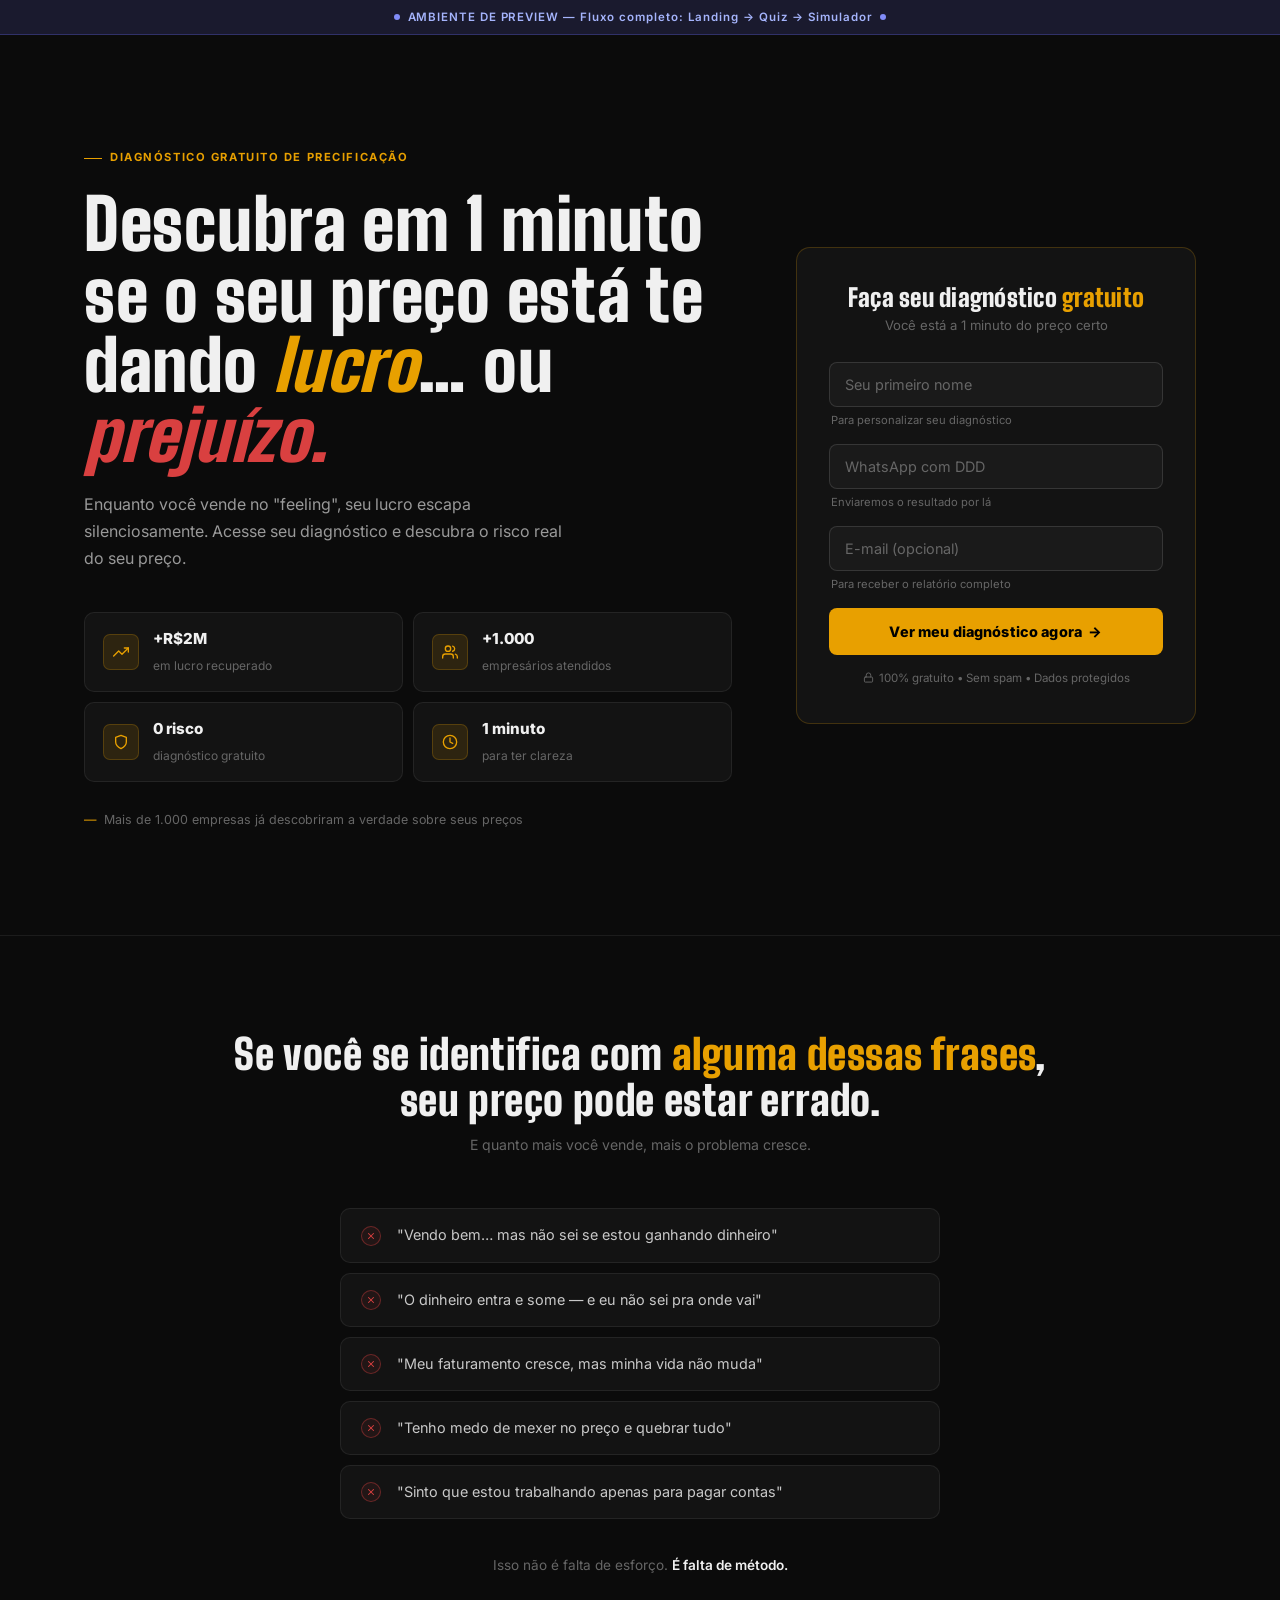
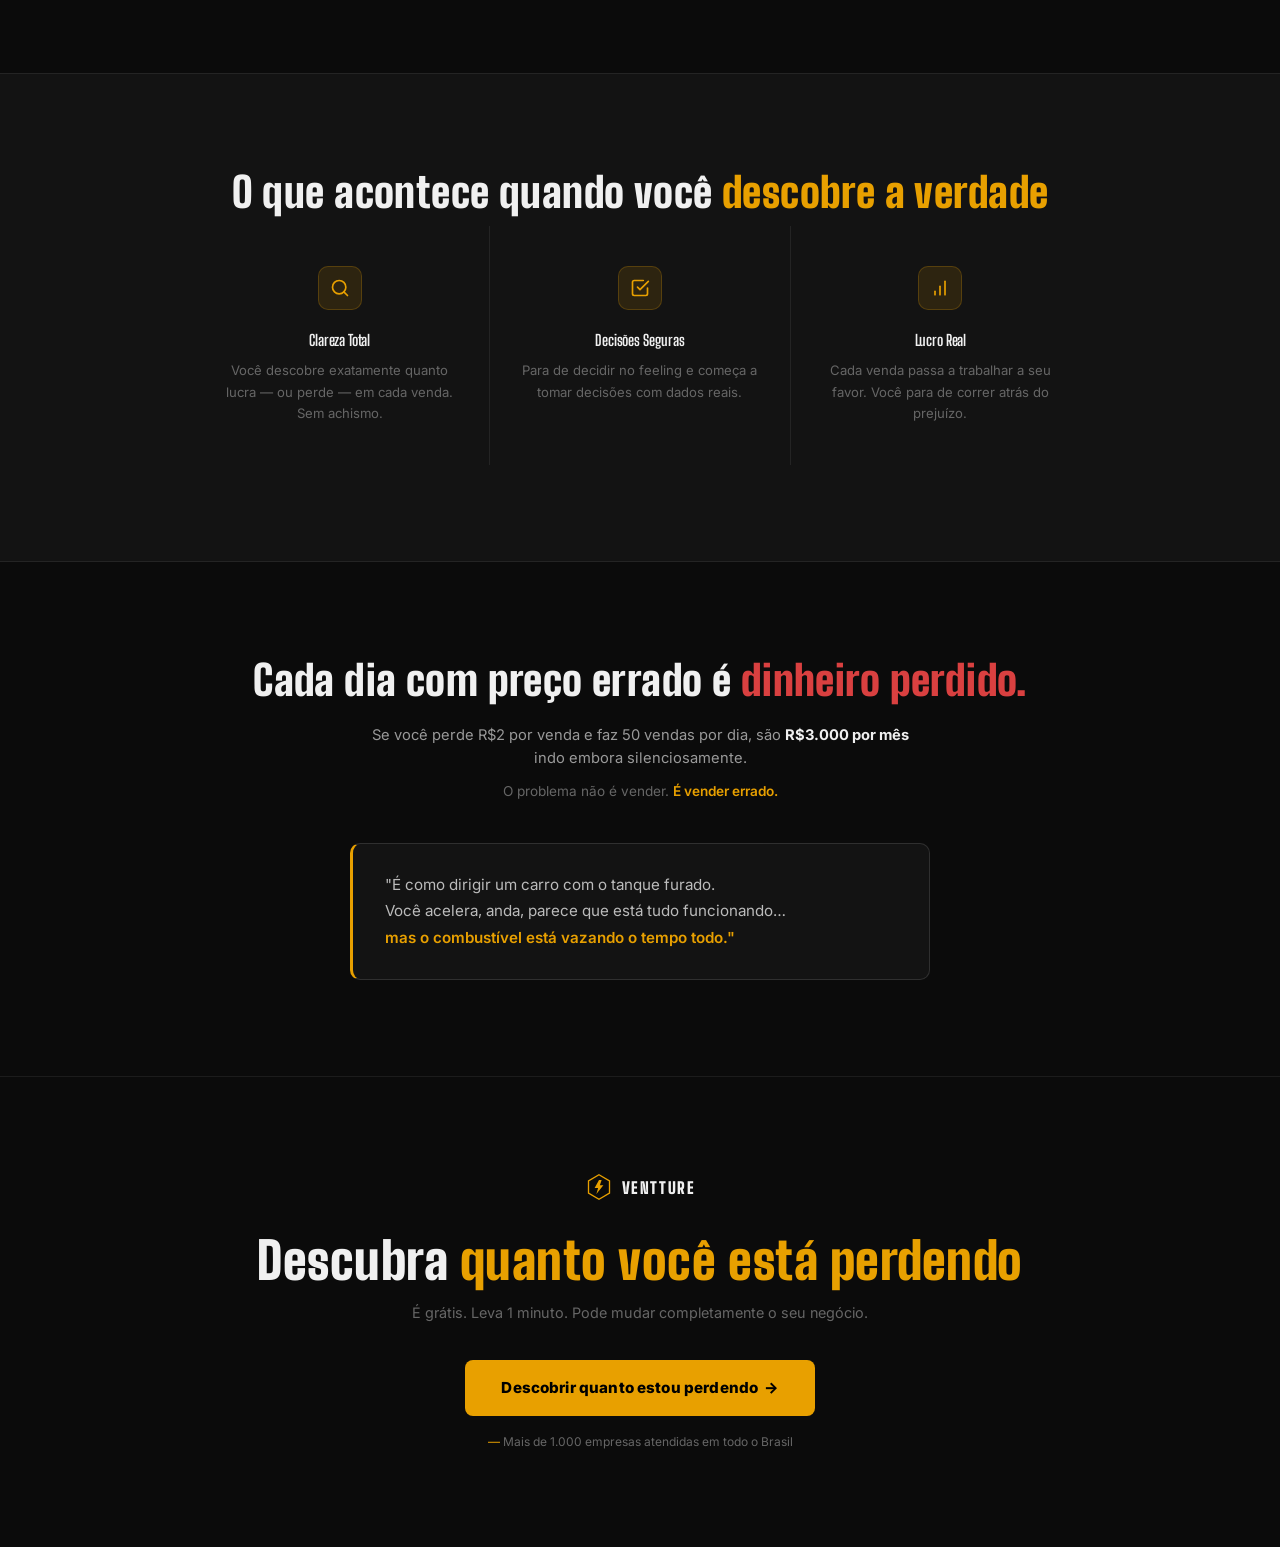
<file: preview/index.html>
<!DOCTYPE html>
<html lang="pt-BR">
<head>
  <meta charset="UTF-8" />
  <meta name="viewport" content="width=device-width, initial-scale=1.0" />
  <meta name="robots" content="noindex, nofollow" />
  <title>Diagnóstico Gratuito de Precificação – Ventture [PREVIEW]</title>

  <link rel="preconnect" href="https://fonts.googleapis.com" crossorigin />
  <link rel="preconnect" href="https://fonts.gstatic.com" crossorigin />
  <link rel="preload" as="style" href="https://fonts.googleapis.com/css2?family=Big+Shoulders+Display:wght@700;900&family=Inter:wght@400;500;600;700;800&display=swap" />
  <link rel="stylesheet" href="https://fonts.googleapis.com/css2?family=Big+Shoulders+Display:wght@700;900&family=Inter:wght@400;500;600;700;800&display=swap" media="print" onload="this.media='all'" />
  <noscript><link rel="stylesheet" href="https://fonts.googleapis.com/css2?family=Big+Shoulders+Display:wght@700;900&family=Inter:wght@400;500;600;700;800&display=swap" /></noscript>

  <style>
    *, *::before, *::after { box-sizing: border-box; margin: 0; padding: 0; }

    :root {
      --bg:      #0b0b0b;
      --surface: #131313;
      --raise:   #1a1a1a;
      --border:  rgba(255,255,255,0.07);
      --border2: rgba(255,255,255,0.12);
      --gold:    #E8A000;
      --gold-dim:rgba(232,160,0,0.12);
      --gold-bd: rgba(232,160,0,0.22);
      --red:     #D94040;
      --white:   #f0f0f0;
      --mid:     #999;
      --dim:     #666;
      --radius:  10px;
      --radius-lg: 14px;
    }

    html { scroll-behavior: smooth; -webkit-text-size-adjust: 100%; }

    body {
      background: var(--bg);
      color: var(--white);
      font-family: 'Inter', system-ui, -apple-system, sans-serif;
      font-size: 16px;
      line-height: 1.6;
      -webkit-font-smoothing: antialiased;
    }

    h1, h2, h3,
    .hero-title, .section-head, .cta-title, .card-title, .logo-name {
      font-family: 'Big Shoulders Display', 'Inter', sans-serif;
    }

    /* ── PREVIEW BADGE ── */
    .preview-bar {
      background: #1a1a2e;
      border-bottom: 1px solid rgba(99,102,241,0.3);
      color: #a5b4fc;
      text-align: center;
      padding: 8px 20px;
      font-size: 0.72rem;
      font-weight: 600;
      letter-spacing: 0.08em;
      display: flex;
      align-items: center;
      justify-content: center;
      gap: 8px;
    }
    .preview-bar .dot {
      width: 6px; height: 6px; border-radius: 50%;
      background: #818cf8; animation: blink 1.5s ease-in-out infinite;
    }
    @keyframes blink { 0%,100%{opacity:1} 50%{opacity:0.3} }

    /* ── TARJA ── */
    .tarja {
      background: var(--gold);
      color: #000;
      text-align: center;
      padding: 10px 20px;
      font-size: 0.8rem;
      font-weight: 700;
      letter-spacing: 0.06em;
      display: flex;
      align-items: center;
      justify-content: center;
      gap: 10px;
    }
    .tarja-dot { width: 6px; height: 6px; border-radius: 50%; background: rgba(0,0,0,0.35); flex-shrink: 0; }

    .wrap { width: 100%; max-width: 1160px; margin: 0 auto; padding: 0 24px; }

    /* ── HERO ── */
    .hero {
      min-height: 100svh;
      display: grid;
      grid-template-columns: 1fr 400px;
      gap: 64px;
      align-items: center;
      padding: 80px 24px;
      max-width: 1160px;
      margin: 0 auto;
    }

    .badge {
      display: inline-flex;
      align-items: center;
      gap: 8px;
      color: var(--gold);
      font-size: 0.7rem;
      font-weight: 700;
      letter-spacing: 0.14em;
      text-transform: uppercase;
      margin-bottom: 22px;
    }
    .badge::before { content: ''; display: block; width: 18px; height: 1px; background: var(--gold); }

    .hero-title {
      font-size: clamp(2.8rem, 5.5vw, 4.4rem);
      font-weight: 900;
      line-height: 1.0;
      letter-spacing: 0.01em;
      margin-bottom: 20px;
    }
    .hero-title .lucro   { font-style: italic; color: var(--gold); }
    .hero-title .prejuizo { font-style: italic; color: var(--red); }

    .hero-desc { color: var(--mid); font-size: 1rem; line-height: 1.7; max-width: 480px; margin-bottom: 40px; }

    .stats { display: grid; grid-template-columns: 1fr 1fr; gap: 10px; margin-bottom: 28px; }

    .stat {
      background: var(--surface);
      border: 1px solid var(--border);
      border-radius: var(--radius);
      padding: 14px 18px;
      display: flex;
      align-items: center;
      gap: 14px;
    }

    .stat-ico {
      width: 36px; height: 36px; border-radius: 7px;
      background: var(--gold-dim); border: 1px solid var(--gold-bd);
      display: flex; align-items: center; justify-content: center; flex-shrink: 0;
    }
    .stat-ico svg { width: 16px; height: 16px; stroke: var(--gold); }
    .stat strong { display: block; font-size: 0.95rem; font-weight: 800; color: var(--white); }
    .stat span   { font-size: 0.75rem; color: var(--dim); }

    .proof { font-size: 0.78rem; color: var(--dim); display: flex; align-items: center; gap: 8px; }
    .proof::before { content: '—'; color: var(--gold); }

    /* ── FORM CARD ── */
    .card {
      background: var(--surface);
      border: 1px solid var(--gold-bd);
      border-radius: var(--radius-lg);
      padding: 36px 32px;
    }

    .card-title { font-size: 1.55rem; font-weight: 900; text-align: center; letter-spacing: 0.01em; line-height: 1.1; margin-bottom: 4px; }
    .card-title span { color: var(--gold); }
    .card-sub { text-align: center; color: var(--dim); font-size: 0.82rem; margin-bottom: 26px; }

    .field { margin-bottom: 14px; }

    .field input {
      width: 100%;
      background: var(--raise);
      border: 1px solid var(--border2);
      border-radius: 8px;
      padding: 13px 15px;
      color: var(--white);
      font-family: inherit;
      font-size: 0.9rem;
      outline: none;
      transition: border-color 0.18s;
    }
    .field input:focus { border-color: var(--gold); }
    .field input::placeholder { color: var(--dim); }

    .hint { font-size: 0.7rem; color: var(--dim); margin-top: 5px; padding-left: 2px; }

    .btn {
      width: 100%;
      background: var(--gold);
      color: #000;
      border: none;
      border-radius: 8px;
      padding: 15px 20px;
      font-family: inherit;
      font-size: 0.9rem;
      font-weight: 800;
      letter-spacing: 0.01em;
      cursor: pointer;
      margin-top: 6px;
      display: flex;
      align-items: center;
      justify-content: center;
      gap: 8px;
      transition: background 0.18s, transform 0.1s;
    }
    .btn:hover  { background: #d49100; transform: translateY(-1px); }
    .btn:active { transform: translateY(0); }

    .trust {
      text-align: center;
      color: var(--dim);
      font-size: 0.72rem;
      margin-top: 14px;
      display: flex;
      align-items: center;
      justify-content: center;
      gap: 5px;
    }
    .trust svg { width: 11px; height: 11px; stroke: var(--dim); flex-shrink: 0; }

    /* ── SECTIONS ── */
    .section { padding: 96px 24px; max-width: 1160px; margin: 0 auto; }

    .section-head { text-align: center; font-size: clamp(1.9rem, 3.5vw, 2.6rem); font-weight: 900; letter-spacing: 0.01em; line-height: 1.1; margin-bottom: 10px; }
    .section-head .gy { color: var(--gold); }
    .section-head .rd { color: var(--red); }

    .section-sub { text-align: center; color: var(--dim); font-size: 0.88rem; margin-bottom: 52px; }

    .divider { border: none; border-top: 1px solid var(--border); margin: 0; }

    /* ── PAIN ── */
    .pains { max-width: 600px; margin: 0 auto 36px; display: flex; flex-direction: column; gap: 10px; }

    .pain {
      background: var(--surface);
      border: 1px solid var(--border);
      border-radius: var(--radius);
      padding: 16px 20px;
      display: flex;
      align-items: center;
      gap: 16px;
      font-size: 0.9rem;
      color: #c8c8c8;
      line-height: 1.4;
    }

    .pain-x {
      width: 20px; height: 20px; border-radius: 50%;
      border: 1px solid rgba(217,64,64,0.4);
      background: rgba(217,64,64,0.08);
      display: flex; align-items: center; justify-content: center; flex-shrink: 0;
    }
    .pain-x svg { width: 10px; height: 10px; stroke: var(--red); }

    .pain-footer { text-align: center; color: var(--dim); font-size: 0.85rem; }
    .pain-footer strong { color: var(--white); font-weight: 600; }

    /* ── BENEFITS ── */
    .benefits-wrap { border-top: 1px solid var(--border); border-bottom: 1px solid var(--border); background: var(--surface); }

    .benefits {
      display: grid;
      grid-template-columns: repeat(3, 1fr);
      gap: 1px;
      background: var(--border);
      border-radius: 0;
      overflow: hidden;
      max-width: 900px;
      margin: 0 auto;
    }

    .benefit { background: var(--surface); padding: 40px 32px; text-align: center; }

    .ben-ico {
      width: 44px; height: 44px; border-radius: 10px;
      background: var(--gold-dim); border: 1px solid var(--gold-bd);
      display: flex; align-items: center; justify-content: center; margin: 0 auto 18px;
    }
    .ben-ico svg { width: 20px; height: 20px; stroke: var(--gold); }
    .benefit h3 { font-size: 0.95rem; font-weight: 700; margin-bottom: 8px; letter-spacing: -0.01em; }
    .benefit p  { color: var(--dim); font-size: 0.82rem; line-height: 1.65; }

    /* ── LOSS ── */
    .loss { text-align: center; }

    .loss-stat { color: var(--mid); max-width: 560px; margin: 0 auto 10px; font-size: 0.92rem; }
    .loss-stat strong { color: var(--white); font-weight: 700; }
    .loss-note { color: var(--dim); font-size: 0.85rem; margin-bottom: 40px; }
    .loss-note strong { color: var(--gold); font-weight: 600; }

    .quote {
      max-width: 580px; margin: 0 auto;
      background: var(--surface);
      border: 1px solid var(--border2);
      border-left: 3px solid var(--gold);
      border-radius: var(--radius);
      padding: 28px 32px;
      font-size: 0.95rem; line-height: 1.75; color: #bbb; text-align: left;
    }
    .quote strong { color: var(--gold); font-weight: 600; }

    /* ── CTA FINAL ── */
    .cta-wrap { text-align: center; border-top: 1px solid var(--border); }

    .logo { display: inline-flex; align-items: center; gap: 9px; margin-bottom: 32px; }
    .logo svg { width: 28px; height: 28px; }
    .logo-name { font-size: 1rem; font-weight: 900; letter-spacing: 0.1em; color: var(--white); }

    .cta-title { font-size: clamp(2.2rem, 4vw, 3.2rem); font-weight: 900; letter-spacing: 0.01em; line-height: 1.08; margin-bottom: 12px; }
    .cta-title span { color: var(--gold); }
    .cta-sub { color: var(--dim); font-size: 0.9rem; margin-bottom: 36px; }

    .btn-lg {
      display: inline-flex; align-items: center; gap: 10px;
      background: var(--gold); color: #000; border: none; border-radius: 8px;
      padding: 16px 36px; font-family: inherit; font-size: 0.95rem; font-weight: 800;
      letter-spacing: 0.01em; cursor: pointer; text-decoration: none;
      transition: background 0.18s, transform 0.1s;
    }
    .btn-lg:hover  { background: #d49100; transform: translateY(-2px); }
    .btn-lg:active { transform: translateY(0); }

    .cta-proof { color: var(--dim); font-size: 0.75rem; margin-top: 16px; }
    .cta-proof::before { content: '— '; color: var(--gold); }

    /* ── MOBILE ── */
    @media (max-width: 860px) {
      .hero { grid-template-columns: 1fr; gap: 48px; padding: 60px 20px; min-height: unset; }
      .hero-title { font-size: clamp(2rem, 7vw, 2.8rem); }
      .benefits { grid-template-columns: 1fr; max-width: 480px; }
      .section { padding: 72px 20px; }
    }
    @media (max-width: 480px) {
      .stats { grid-template-columns: 1fr 1fr; gap: 8px; }
      .card  { padding: 28px 20px; }
      .quote { padding: 22px 20px; }
      .btn-lg { width: 100%; justify-content: center; }
    }
    @media (max-width: 360px) { .stats { grid-template-columns: 1fr; } }

    /* ── MODAL ── */
    .overlay {
      position: fixed; inset: 0;
      background: rgba(0,0,0,0.78);
      backdrop-filter: blur(6px); -webkit-backdrop-filter: blur(6px);
      display: flex; align-items: center; justify-content: center;
      padding: 20px; z-index: 1000;
      opacity: 0; pointer-events: none;
      transition: opacity 0.25s ease;
    }
    .overlay.active { opacity: 1; pointer-events: all; }

    .modal {
      background: var(--surface);
      border: 1px solid var(--gold-bd);
      border-radius: var(--radius-lg);
      width: 100%; max-width: 460px;
      overflow: hidden;
      transform: translateY(16px) scale(0.98);
      transition: transform 0.28s cubic-bezier(.22,.68,0,1.2);
    }
    .overlay.active .modal { transform: translateY(0) scale(1); }

    .modal-progress { padding: 20px 28px 0; }

    .progress-meta { display: flex; justify-content: space-between; align-items: center; margin-bottom: 8px; }
    .progress-label { font-size: 0.7rem; font-weight: 600; letter-spacing: 0.1em; text-transform: uppercase; color: var(--dim); }
    .progress-pct { font-family: 'Big Shoulders Display', sans-serif; font-size: 0.85rem; font-weight: 700; color: var(--gold); transition: color 0.3s; }

    .progress-track { width: 100%; height: 4px; background: var(--raise); border-radius: 99px; overflow: hidden; }
    .progress-fill  { height: 100%; width: 90%; background: var(--gold); border-radius: 99px; transition: width 0.6s cubic-bezier(.4,0,.2,1); }

    .modal-body { padding: 24px 28px 28px; }

    .modal-eyebrow { font-size: 0.72rem; font-weight: 600; letter-spacing: 0.1em; text-transform: uppercase; color: var(--dim); margin-bottom: 6px; }

    .modal-question {
      font-family: 'Big Shoulders Display', sans-serif;
      font-size: 1.45rem; font-weight: 900; letter-spacing: 0.01em; line-height: 1.15;
      color: var(--white); margin-bottom: 20px;
    }

    .options { display: flex; flex-direction: column; gap: 8px; }

    .opt {
      background: var(--raise);
      border: 1px solid var(--border2);
      border-radius: 8px;
      padding: 13px 18px;
      font-family: 'Inter', sans-serif;
      font-size: 0.9rem; font-weight: 500; color: #c8c8c8;
      text-align: left; cursor: pointer;
      display: flex; align-items: center; gap: 12px;
      transition: border-color 0.15s, background 0.15s, color 0.15s;
    }
    .opt::before {
      content: ''; width: 16px; height: 16px; border-radius: 50%;
      border: 1.5px solid var(--dim); flex-shrink: 0;
      transition: border-color 0.15s, background 0.15s;
    }
    .opt:hover { border-color: var(--gold-bd); background: rgba(232,160,0,0.06); color: var(--white); }
    .opt:hover::before { border-color: var(--gold); }

    .opt.selected { border-color: var(--gold); background: rgba(232,160,0,0.1); color: var(--white); }
    .opt.selected::before { border-color: var(--gold); background: var(--gold); box-shadow: inset 0 0 0 3px var(--raise); }

    .modal-success {
      display: none; flex-direction: column; align-items: center;
      text-align: center; padding: 8px 0 4px; gap: 12px;
    }

    .success-ico {
      width: 52px; height: 52px; border-radius: 50%;
      background: rgba(232,160,0,0.12); border: 1px solid var(--gold-bd);
      display: flex; align-items: center; justify-content: center;
    }
    .success-ico svg { width: 24px; height: 24px; stroke: var(--gold); }

    .success-title { font-family: 'Big Shoulders Display', sans-serif; font-size: 1.4rem; font-weight: 900; letter-spacing: 0.01em; }
    .success-desc  { color: var(--dim); font-size: 0.85rem; line-height: 1.6; max-width: 320px; }
  </style>
</head>
<body>

  <!-- Barra de ambiente de preview -->
  <div class="preview-bar">
    <div class="dot"></div>
    AMBIENTE DE PREVIEW — Fluxo completo: Landing → Quiz → Simulador
    <div class="dot"></div>
  </div>

  <!-- ── HERO ── -->
  <section class="hero">

    <div>
      <span class="badge">Diagnóstico Gratuito de Precificação</span>

      <h1 class="hero-title">
        Descubra em 1 minuto se o seu preço está te dando
        <span class="lucro">lucro</span>… ou <span class="prejuizo">prejuízo.</span>
      </h1>

      <p class="hero-desc">
        Enquanto você vende no "feeling", seu lucro escapa silenciosamente.
        Acesse seu diagnóstico e descubra o risco real do seu preço.
      </p>

      <div class="stats">
        <div class="stat">
          <div class="stat-ico">
            <svg viewBox="0 0 24 24" fill="none" stroke-width="2" stroke-linecap="round" stroke-linejoin="round">
              <polyline points="23 6 13.5 15.5 8.5 10.5 1 18"/><polyline points="17 6 23 6 23 12"/>
            </svg>
          </div>
          <div><strong>+R$2M</strong><span>em lucro recuperado</span></div>
        </div>

        <div class="stat">
          <div class="stat-ico">
            <svg viewBox="0 0 24 24" fill="none" stroke-width="2" stroke-linecap="round" stroke-linejoin="round">
              <path d="M17 21v-2a4 4 0 0 0-4-4H5a4 4 0 0 0-4 4v2"/><circle cx="9" cy="7" r="4"/>
              <path d="M23 21v-2a4 4 0 0 0-3-3.87"/><path d="M16 3.13a4 4 0 0 1 0 7.75"/>
            </svg>
          </div>
          <div><strong>+1.000</strong><span>empresários atendidos</span></div>
        </div>

        <div class="stat">
          <div class="stat-ico">
            <svg viewBox="0 0 24 24" fill="none" stroke-width="2" stroke-linecap="round" stroke-linejoin="round">
              <path d="M12 22s8-4 8-10V5l-8-3-8 3v7c0 6 8 10 8 10z"/>
            </svg>
          </div>
          <div><strong>0 risco</strong><span>diagnóstico gratuito</span></div>
        </div>

        <div class="stat">
          <div class="stat-ico">
            <svg viewBox="0 0 24 24" fill="none" stroke-width="2" stroke-linecap="round" stroke-linejoin="round">
              <circle cx="12" cy="12" r="10"/><polyline points="12 6 12 12 16 14"/>
            </svg>
          </div>
          <div><strong>1 minuto</strong><span>para ter clareza</span></div>
        </div>
      </div>

      <p class="proof">Mais de 1.000 empresas já descobriram a verdade sobre seus preços</p>
    </div>

    <!-- form -->
    <div class="card">
      <h2 class="card-title">Faça seu diagnóstico <span>gratuito</span></h2>
      <p class="card-sub">Você está a 1 minuto do preço certo</p>

      <form id="leadForm" onsubmit="handleSubmit(event)">
        <div class="field">
          <input type="text" id="nome" name="nome" placeholder="Seu primeiro nome" autocomplete="given-name" required />
          <p class="hint">Para personalizar seu diagnóstico</p>
        </div>
        <div class="field">
          <input type="tel" id="whatsapp" name="whatsapp" placeholder="WhatsApp com DDD" autocomplete="tel" inputmode="numeric" required />
          <p class="hint">Enviaremos o resultado por lá</p>
        </div>
        <div class="field">
          <input type="email" id="email" name="email" placeholder="E-mail (opcional)" autocomplete="email" />
          <p class="hint">Para receber o relatório completo</p>
        </div>
        <button type="submit" class="btn">
          Ver meu diagnóstico agora &nbsp;→
        </button>
      </form>

      <p class="trust">
        <svg viewBox="0 0 24 24" fill="none" stroke-width="2" stroke-linecap="round" stroke-linejoin="round">
          <rect x="3" y="11" width="18" height="11" rx="2"/><path d="M7 11V7a5 5 0 0 1 10 0v4"/>
        </svg>
        100% gratuito &bull; Sem spam &bull; Dados protegidos
      </p>
    </div>

  </section>

  <hr class="divider" />

  <!-- ── PAIN POINTS ── -->
  <div class="section">
    <h2 class="section-head">
      Se você se identifica com <span class="gy">alguma dessas frases</span>,<br />
      seu preço pode estar errado.
    </h2>
    <p class="section-sub">E quanto mais você vende, mais o problema cresce.</p>

    <div class="pains">
      <div class="pain">
        <div class="pain-x"><svg viewBox="0 0 24 24" fill="none" stroke-width="2.5" stroke-linecap="round"><line x1="18" y1="6" x2="6" y2="18"/><line x1="6" y1="6" x2="18" y2="18"/></svg></div>
        "Vendo bem… mas não sei se estou ganhando dinheiro"
      </div>
      <div class="pain">
        <div class="pain-x"><svg viewBox="0 0 24 24" fill="none" stroke-width="2.5" stroke-linecap="round"><line x1="18" y1="6" x2="6" y2="18"/><line x1="6" y1="6" x2="18" y2="18"/></svg></div>
        "O dinheiro entra e some — e eu não sei pra onde vai"
      </div>
      <div class="pain">
        <div class="pain-x"><svg viewBox="0 0 24 24" fill="none" stroke-width="2.5" stroke-linecap="round"><line x1="18" y1="6" x2="6" y2="18"/><line x1="6" y1="6" x2="18" y2="18"/></svg></div>
        "Meu faturamento cresce, mas minha vida não muda"
      </div>
      <div class="pain">
        <div class="pain-x"><svg viewBox="0 0 24 24" fill="none" stroke-width="2.5" stroke-linecap="round"><line x1="18" y1="6" x2="6" y2="18"/><line x1="6" y1="6" x2="18" y2="18"/></svg></div>
        "Tenho medo de mexer no preço e quebrar tudo"
      </div>
      <div class="pain">
        <div class="pain-x"><svg viewBox="0 0 24 24" fill="none" stroke-width="2.5" stroke-linecap="round"><line x1="18" y1="6" x2="6" y2="18"/><line x1="6" y1="6" x2="18" y2="18"/></svg></div>
        "Sinto que estou trabalhando apenas para pagar contas"
      </div>
    </div>

    <p class="pain-footer">Isso não é falta de esforço. <strong>É falta de método.</strong></p>
  </div>

  <!-- ── BENEFITS ── -->
  <div class="benefits-wrap">
    <div class="section">
      <h2 class="section-head">O que acontece quando você <span class="gy">descobre a verdade</span></h2>
      <div class="benefits">
        <div class="benefit">
          <div class="ben-ico"><svg viewBox="0 0 24 24" fill="none" stroke-width="2" stroke-linecap="round" stroke-linejoin="round"><circle cx="11" cy="11" r="8"/><line x1="21" y1="21" x2="16.65" y2="16.65"/></svg></div>
          <h3>Clareza Total</h3>
          <p>Você descobre exatamente quanto lucra — ou perde — em cada venda. Sem achismo.</p>
        </div>
        <div class="benefit">
          <div class="ben-ico"><svg viewBox="0 0 24 24" fill="none" stroke-width="2" stroke-linecap="round" stroke-linejoin="round"><polyline points="9 11 12 14 22 4"/><path d="M21 12v7a2 2 0 0 1-2 2H5a2 2 0 0 1-2-2V5a2 2 0 0 1 2-2h11"/></svg></div>
          <h3>Decisões Seguras</h3>
          <p>Para de decidir no feeling e começa a tomar decisões com dados reais.</p>
        </div>
        <div class="benefit">
          <div class="ben-ico"><svg viewBox="0 0 24 24" fill="none" stroke-width="2" stroke-linecap="round" stroke-linejoin="round"><line x1="12" y1="20" x2="12" y2="10"/><line x1="18" y1="20" x2="18" y2="4"/><line x1="6" y1="20" x2="6" y2="16"/></svg></div>
          <h3>Lucro Real</h3>
          <p>Cada venda passa a trabalhar a seu favor. Você para de correr atrás do prejuízo.</p>
        </div>
      </div>
    </div>
  </div>

  <!-- ── LOSS ── -->
  <div class="section loss">
    <h2 class="section-head">Cada dia com preço errado é <span class="rd">dinheiro perdido.</span></h2>
    <p class="section-sub" style="margin-bottom:20px;"></p>
    <p class="loss-stat">Se você perde R$2 por venda e faz 50 vendas por dia, são <strong>R$3.000 por mês</strong> indo embora silenciosamente.</p>
    <p class="loss-note">O problema não é vender. <strong>É vender errado.</strong></p>
    <div class="quote">
      "É como dirigir um carro com o tanque furado.<br />
      Você acelera, anda, parece que está tudo funcionando…<br />
      <strong>mas o combustível está vazando o tempo todo."</strong>
    </div>
  </div>

  <!-- ── CTA FINAL ── -->
  <div class="cta-wrap">
    <div class="section">
      <div class="logo">
        <svg viewBox="0 0 32 32" fill="none" xmlns="http://www.w3.org/2000/svg">
          <path d="M16 2L28 9V23L16 30L4 23V9L16 2Z" stroke="#E8A000" stroke-width="1.5"/>
          <path d="M16 8L11 17H15L13 24L21 14H17L19 8H16Z" fill="#E8A000"/>
        </svg>
        <span class="logo-name">VENTTURE</span>
      </div>
      <h2 class="cta-title">Descubra <span>quanto você está perdendo</span></h2>
      <p class="cta-sub">É grátis. Leva 1 minuto. Pode mudar completamente o seu negócio.</p>
      <a href="#leadForm" class="btn-lg">Descobrir quanto estou perdendo &nbsp;→</a>
      <p class="cta-proof">Mais de 1.000 empresas atendidas em todo o Brasil</p>
    </div>
  </div>

  <!-- ── MODAL ── -->
  <div class="overlay" id="overlay" role="dialog" aria-modal="true" aria-labelledby="modal-q">
    <div class="modal">
      <div class="modal-progress">
        <div class="progress-meta">
          <span class="progress-label">Diagnóstico em andamento</span>
          <span class="progress-pct" id="progressPct">90%</span>
        </div>
        <div class="progress-track">
          <div class="progress-fill" id="progressFill"></div>
        </div>
      </div>

      <div class="modal-body" id="modalQuestion">
        <p class="modal-eyebrow">Para confirmar o diagnóstico responda</p>
        <h3 class="modal-question" id="modal-q">Qual seu faturamento mensal atual?</h3>
        <div class="options">
          <button class="opt" onclick="selectOption(this, 'Até R$20 mil')">Até R$20 mil</button>
          <button class="opt" onclick="selectOption(this, 'Até R$50 mil')">Até R$50 mil</button>
          <button class="opt" onclick="selectOption(this, 'Até R$100 mil')">Até R$100 mil</button>
          <button class="opt" onclick="selectOption(this, 'Até R$200 mil')">Até R$200 mil</button>
          <button class="opt" onclick="selectOption(this, 'Mais de R$200 mil')">Mais de R$200 mil</button>
        </div>
      </div>

      <div class="modal-body" id="modalSuccess" style="display:none;">
        <div class="modal-success" style="display:flex;">
          <div class="success-ico">
            <svg viewBox="0 0 24 24" fill="none" stroke-width="2" stroke-linecap="round" stroke-linejoin="round">
              <polyline points="20 6 9 17 4 12"/>
            </svg>
          </div>
          <p class="success-title">Perfeito!</p>
          <p class="success-desc">Preparando seu diagnóstico, <strong id="successName"></strong>. Você será redirecionado para o quiz agora.</p>
        </div>
      </div>
    </div>
  </div>

  <script>
    var leadData = {};

    function handleSubmit(e) {
      e.preventDefault();
      leadData.nome     = document.getElementById('nome').value.trim();
      leadData.whatsapp = document.getElementById('whatsapp').value.trim();
      leadData.email    = document.getElementById('email').value.trim();

      // Salva no localStorage para o quiz usar o nome
      try {
        localStorage.setItem('vt_user', JSON.stringify({
          em: leadData.email    || '',
          ph: leadData.whatsapp || '',
          fn: leadData.nome     || '',
        }));
      } catch(e) {}

      openModal();
    }

    function openModal() {
      document.getElementById('progressFill').style.width = '90%';
      document.getElementById('progressPct').textContent  = '90%';
      document.getElementById('modalQuestion').style.display = 'block';
      document.getElementById('modalSuccess').style.display  = 'none';
      document.querySelectorAll('.opt').forEach(function(b) {
        b.classList.remove('selected'); b.disabled = false;
      });
      document.getElementById('overlay').classList.add('active');
      document.body.style.overflow = 'hidden';
    }

    function selectOption(btn, value) {
      document.querySelectorAll('.opt').forEach(function(b) { b.classList.remove('selected'); });
      btn.classList.add('selected');
      document.querySelectorAll('.opt').forEach(function(b) { b.disabled = true; });

      leadData.faturamento = value;

      setTimeout(function() {
        document.getElementById('progressFill').style.width = '100%';
        document.getElementById('progressPct').textContent  = '100%';
      }, 120);

      setTimeout(function() {
        document.getElementById('successName').textContent     = leadData.nome;
        document.getElementById('modalQuestion').style.display = 'none';
        document.getElementById('modalSuccess').style.display  = 'block';
      }, 600);

      // Redireciona para o quiz
      setTimeout(function() {
        window.location.href = '/quiz';
      }, 2200);
    }

    function closeModal() {
      document.getElementById('overlay').classList.remove('active');
      document.body.style.overflow = '';
    }

    document.getElementById('overlay').addEventListener('click', function(e) {
      if (e.target === this) closeModal();
    });

    document.addEventListener('keydown', function(e) {
      if (e.key === 'Escape') closeModal();
    });

    document.querySelectorAll('a[href^="#"]').forEach(function(a) {
      a.addEventListener('click', function(e) {
        var el = document.querySelector(a.getAttribute('href'));
        if (el) { e.preventDefault(); el.scrollIntoView({ behavior: 'smooth' }); }
      });
    });
  </script>

</body>
</html>
</file>
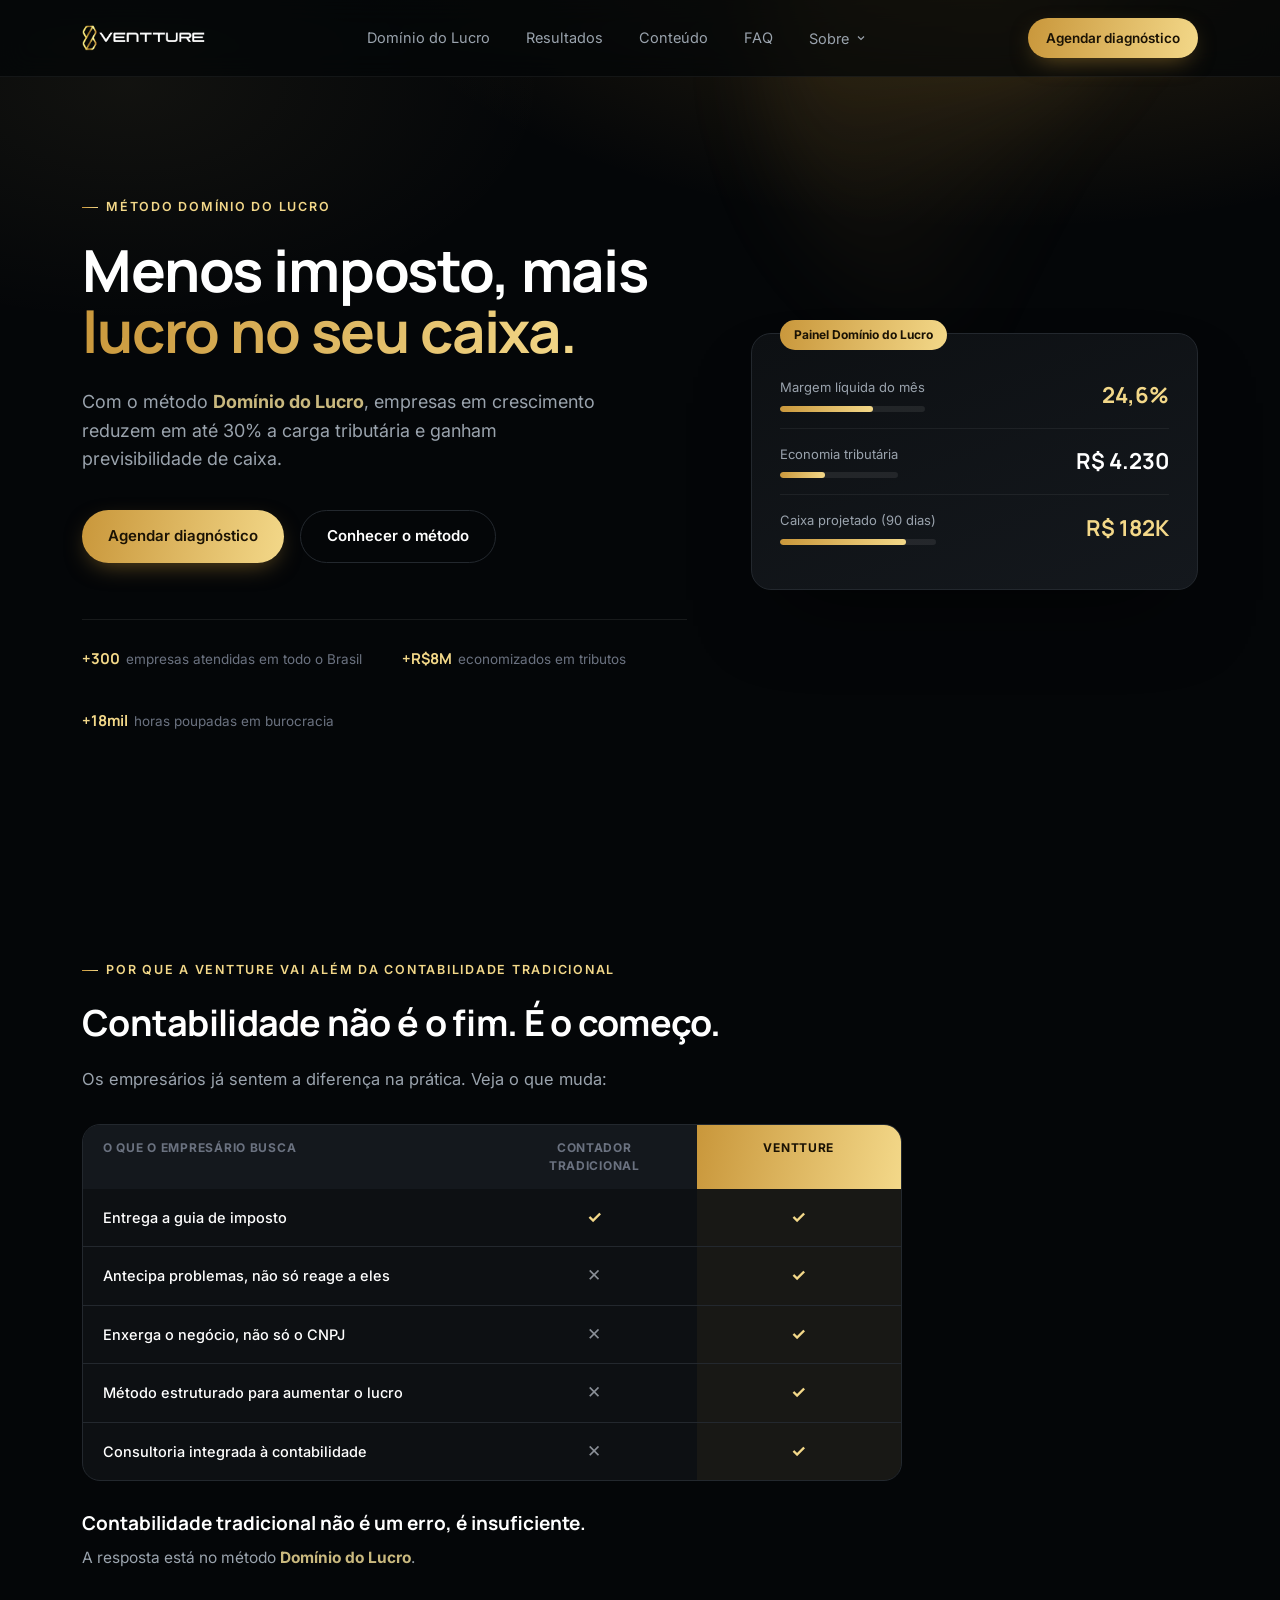
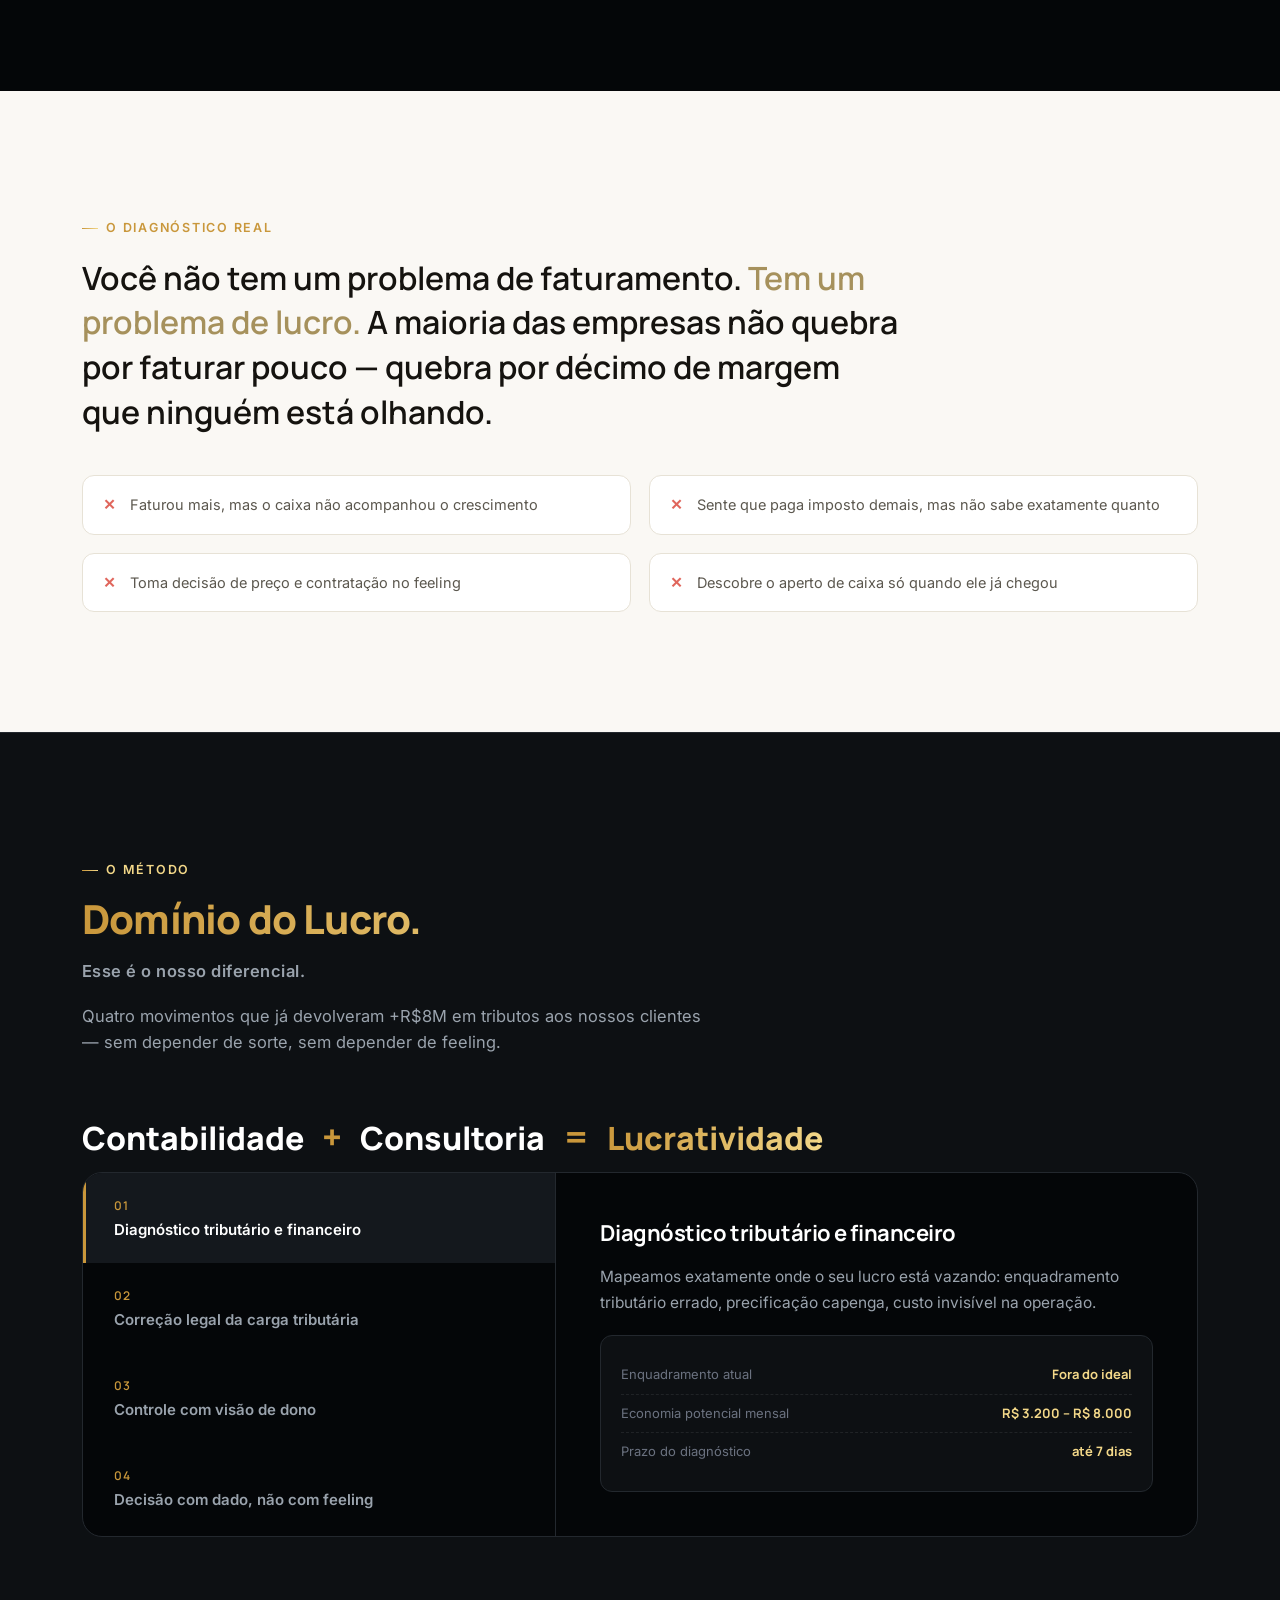
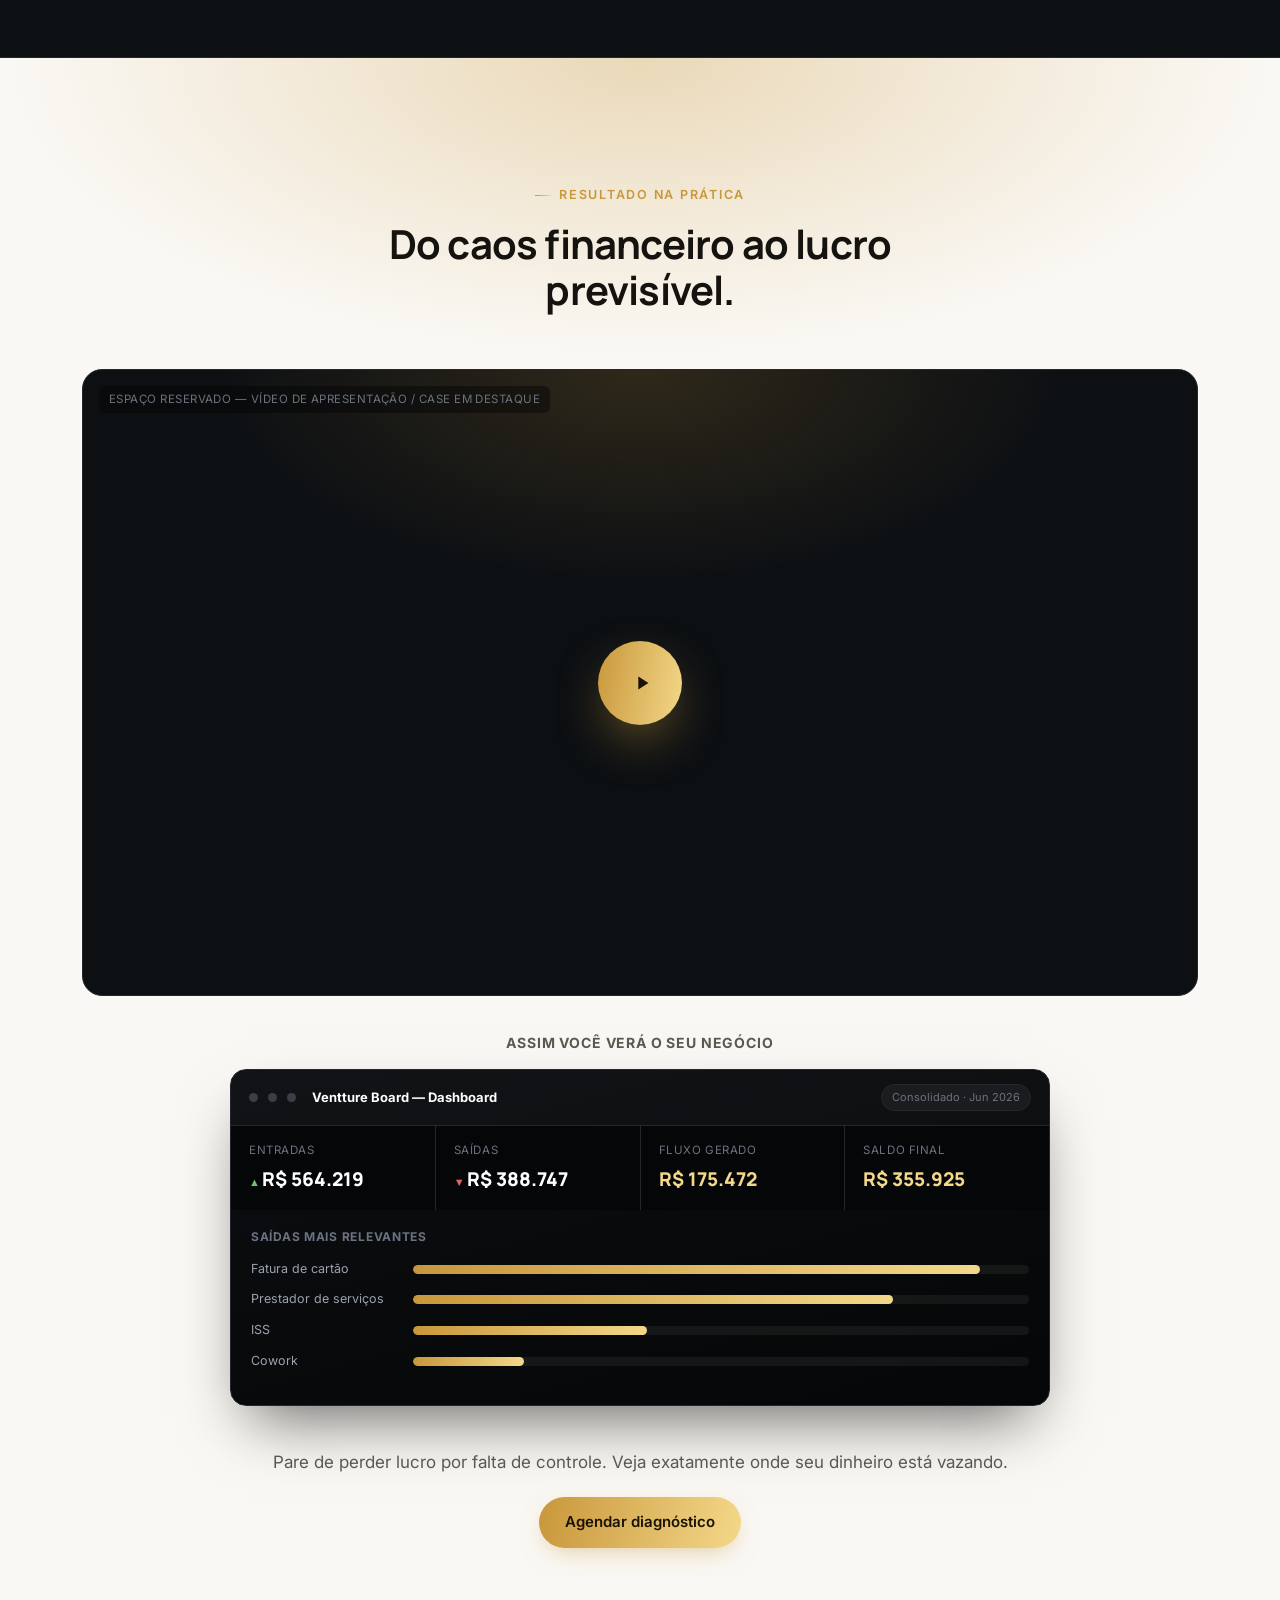
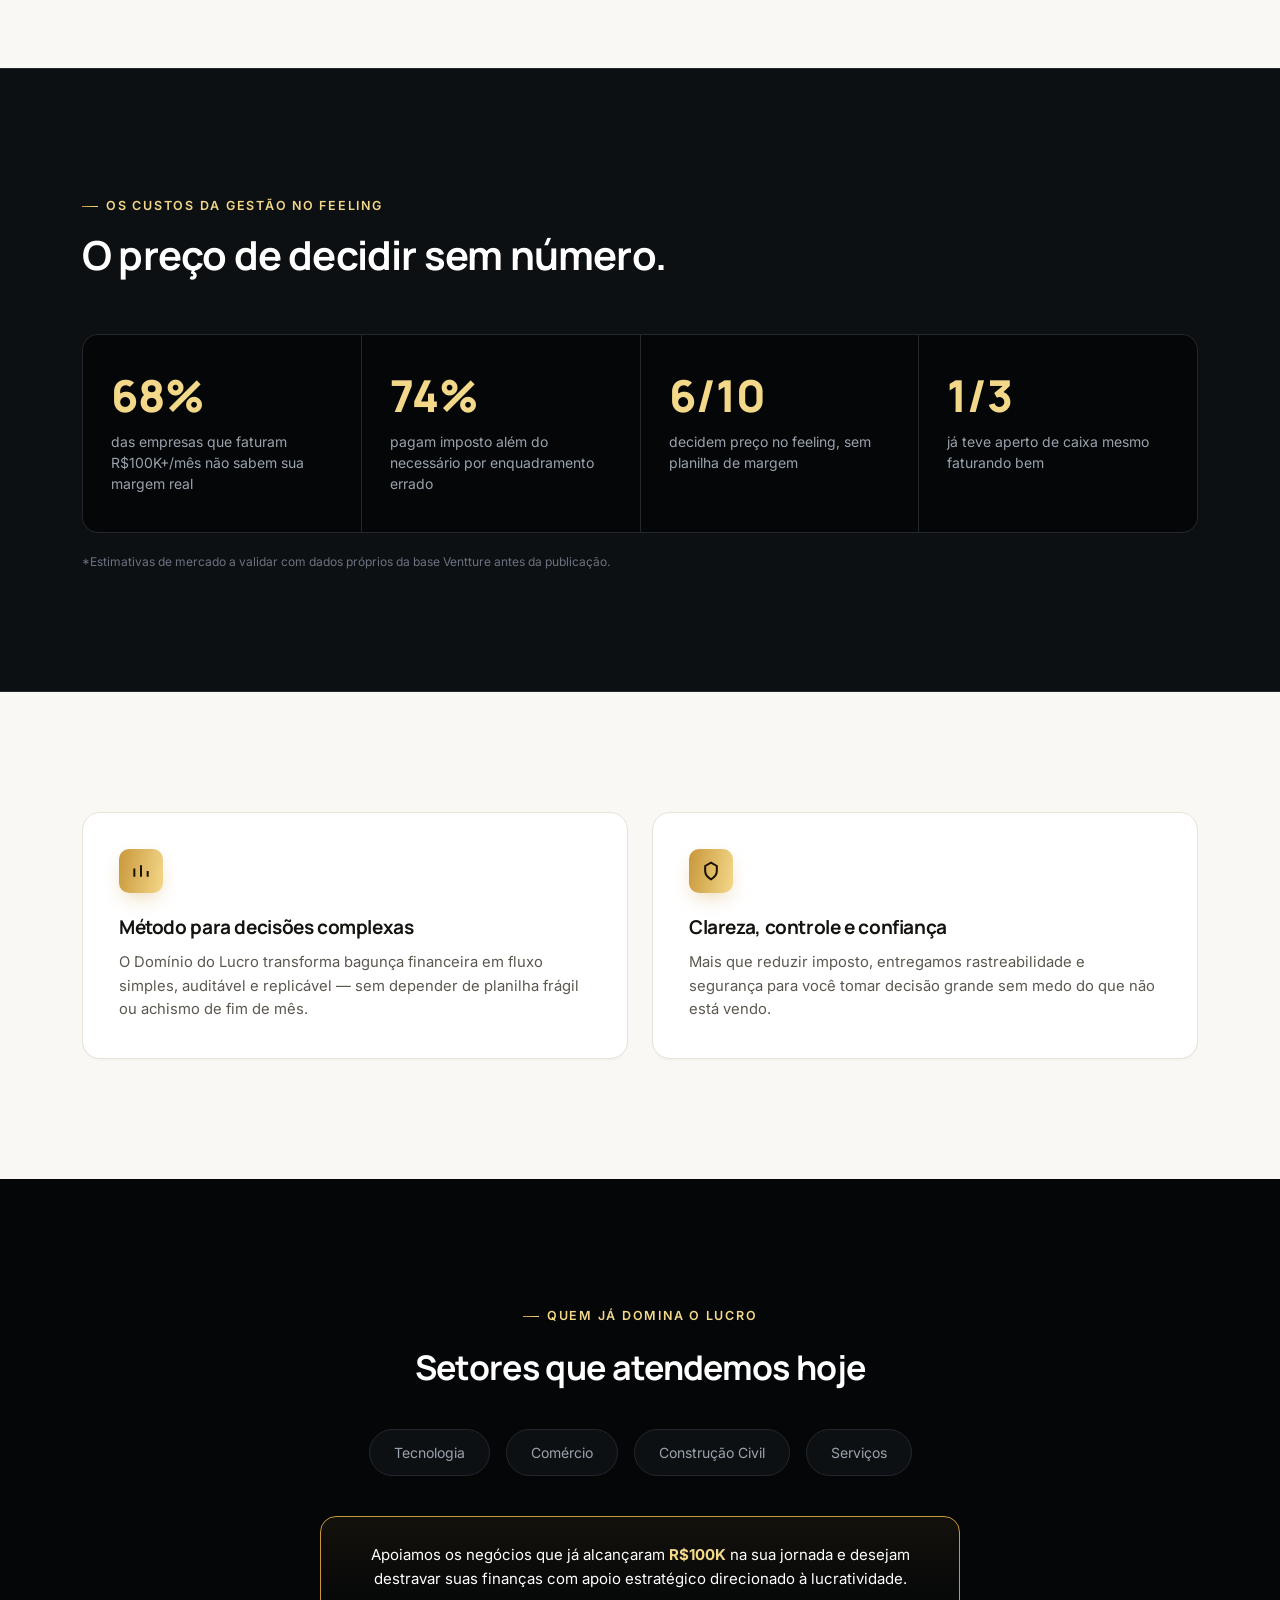
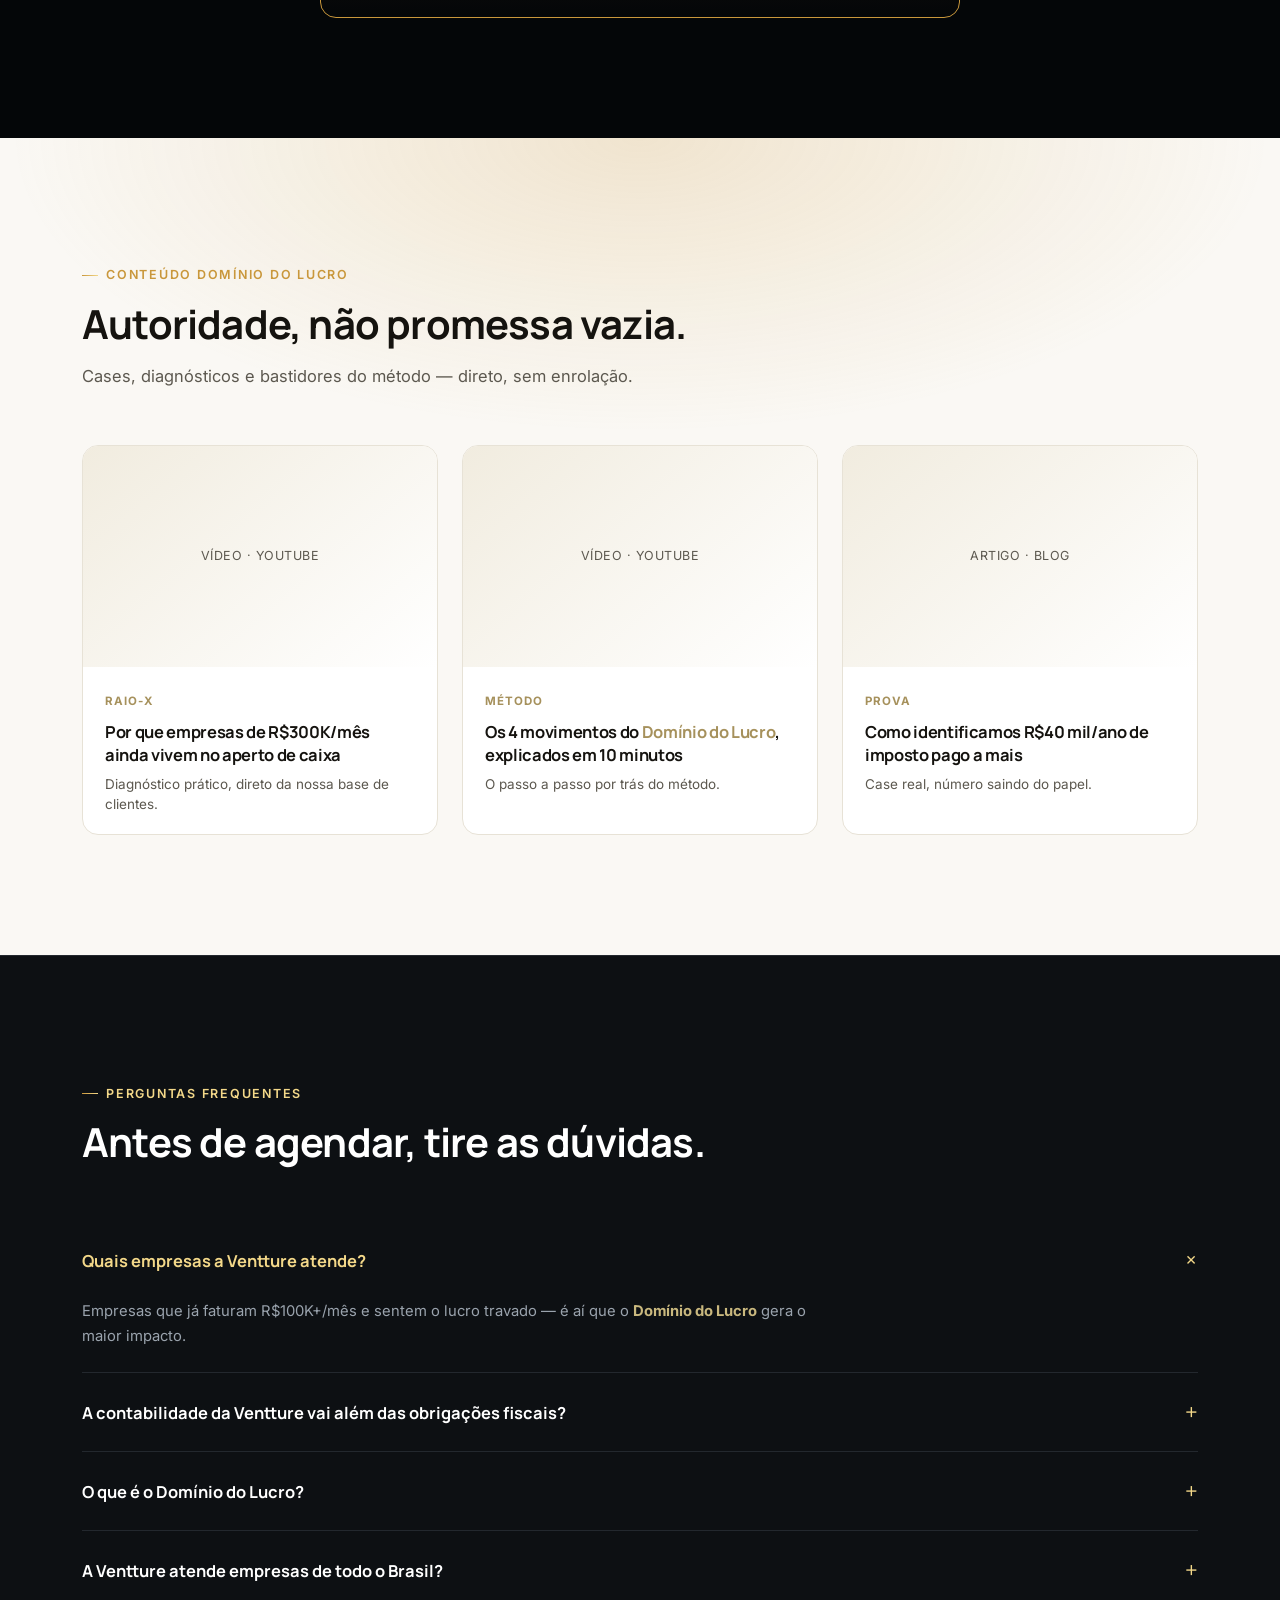
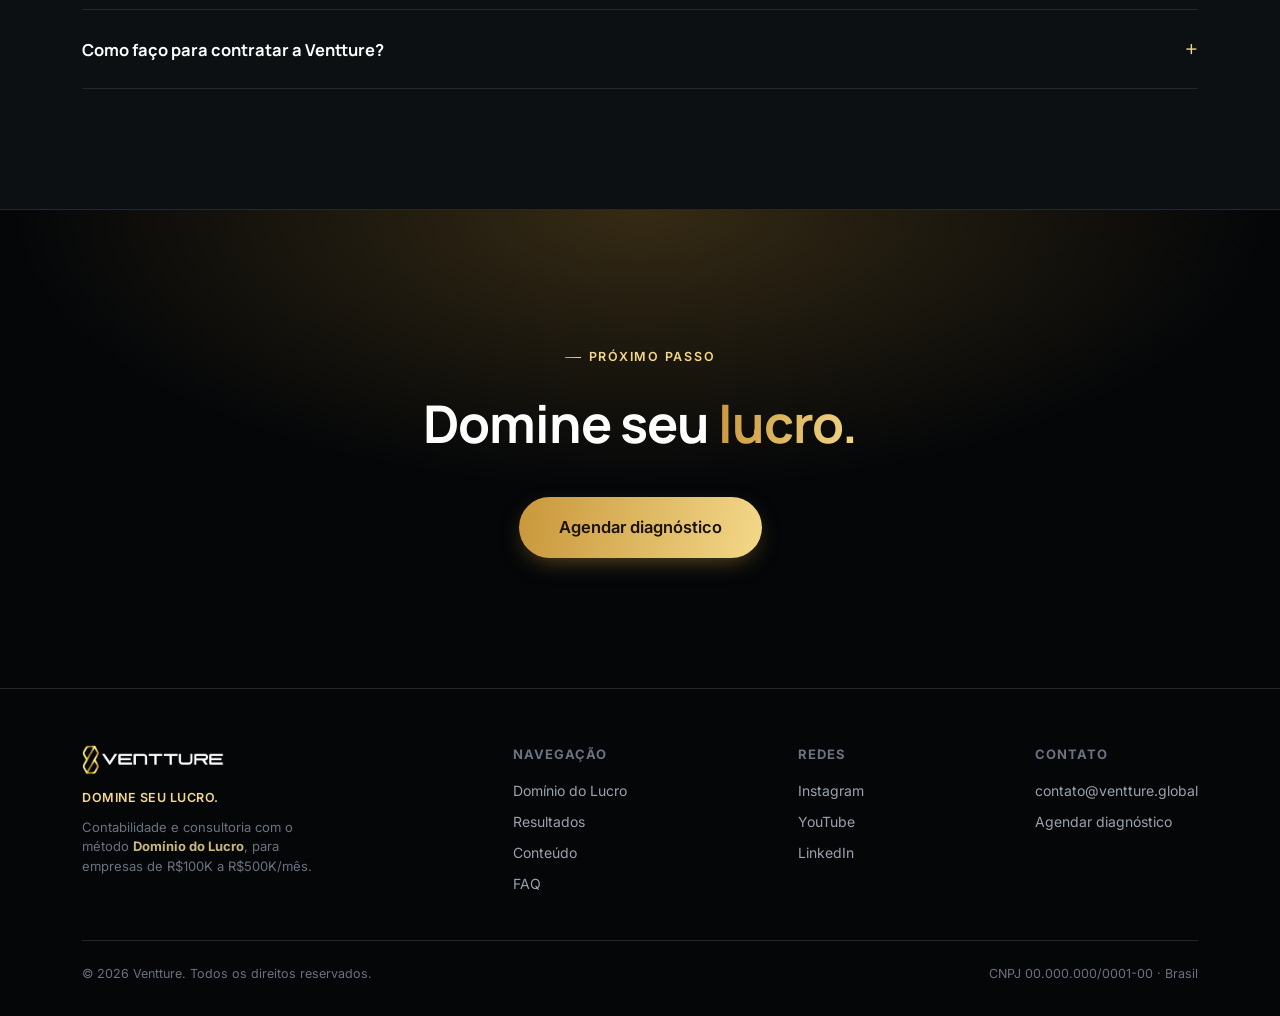
<file: domine-seu-lucro.html>
<!DOCTYPE html>
<html lang="pt-BR">
<head>
<meta charset="UTF-8">
<meta name="viewport" content="width=device-width, initial-scale=1.0">
<title>Ventture — Domine seu lucro</title>
<meta name="description" content="Contabilidade e consultoria para empresas que faturam de R$100K a R$500K/mês. Método Domínio do Lucro: clareza, redução tributária legal e previsibilidade de caixa.">
<link rel="preconnect" href="https://fonts.googleapis.com">
<link rel="preconnect" href="https://fonts.gstatic.com" crossorigin>
<link href="https://fonts.googleapis.com/css2?family=Manrope:wght@400;500;600;700;800&family=Inter:wght@400;500;600&display=swap" rel="stylesheet">
<link rel="stylesheet" href="style.css">
</head>
<body>

<header>
  <nav>
    <a href="#" class="logo"><img src="[data-uri]" alt="Ventture" style="height:26px;width:auto;"></a>
    <div class="nav-links">
      <a href="dominiodolucro.html">Domínio do Lucro</a>
      <a href="#resultados">Resultados</a>
      <a href="#conteudo">Conteúdo</a>
      <a href="#faq">FAQ</a>
      <div class="nav-dropdown" id="sobreDropdown">
        <button class="nav-dropdown-trigger" id="sobreTrigger">
          Sobre
          <svg width="12" height="12" viewBox="0 0 24 24" fill="none" stroke="currentColor" stroke-width="2.4"><path d="M6 9l6 6 6-6"/></svg>
        </button>
        <div class="nav-dropdown-menu">
          <a href="#">Dashboard</a>
          <a href="#">Suporte</a>
          <a href="#">Sobre a Ventture</a>
        </div>
      </div>
    </div>
    <div class="nav-cta">
      <a href="#agendar" class="btn btn-primary btn-sm">Agendar diagnóstico</a>
      <button class="burger" aria-label="Menu">☰</button>
    </div>
  </nav>
</header>

<!-- ================= HERO ================= -->
<section class="hero">
  <div class="wrap hero-grid">
    <div>
      <span class="eyebrow">MÉTODO DOMÍNIO DO LUCRO</span>
      <h1>Menos imposto, mais <span class="accent">lucro no seu caixa.</span></h1>
      <p class="lead">Com o método <span class="method-name">Domínio do Lucro</span>, empresas em crescimento reduzem em até 30% a carga tributária e ganham previsibilidade de caixa.</p>
      <div class="hero-ctas">
        <a href="#agendar" class="btn btn-primary">Agendar diagnóstico</a>
        <a href="dominiodolucro.html" class="btn btn-ghost">Conhecer o método</a>
      </div>
      <div class="trust-bar">
        <div class="trust-item"><b>+300</b>empresas atendidas em todo o Brasil</div>
        <div class="trust-item"><b>+R$8M</b>economizados em tributos</div>
        <div class="trust-item"><b>+18mil</b>horas poupadas em burocracia</div>
      </div>
    </div>
    <div class="hero-visual">
      <span class="tag">Painel Domínio do Lucro</span>
      <div class="mini-stat">
        <div><div class="label">Margem líquida do mês</div><div class="bar"><span style="width:64%"></span></div></div>
        <div class="val gold">24,6%</div>
      </div>
      <div class="mini-stat">
        <div><div class="label">Economia tributária</div><div class="bar"><span style="width:38%"></span></div></div>
        <div class="val">R$ 4.230</div>
      </div>
      <div class="mini-stat">
        <div><div class="label">Caixa projetado (90 dias)</div><div class="bar"><span style="width:81%"></span></div></div>
        <div class="val gold">R$ 182K</div>
      </div>
    </div>
  </div>
</section>

<!-- ================= POR QUE EXISTIMOS ================= -->
<section class="section-pad">
  <div class="wrap">
    <span class="eyebrow">POR QUE A VENTTURE VAI ALÉM DA CONTABILIDADE TRADICIONAL</span>
    <h2 style="margin-top:16px;font-size:clamp(24px,3.2vw,36px);max-width:760px;">Contabilidade não é o fim. É o começo.</h2>
    <p style="color:var(--muted);font-size:16.5px;max-width:640px;margin-top:16px;line-height:1.6;">
      Os empresários já sentem a diferença na prática. Veja o que muda:
    </p>

    <div class="compare-wrap">
      <div class="compare-head">
        <div>O que o empresário busca</div>
        <div>Contador tradicional</div>
        <div class="vt-col">Ventture</div>
      </div>
      <div class="compare-row">
        <div class="need">Entrega a guia de imposto</div>
        <div class="mark yes">✓</div>
        <div class="mark yes vt-cell">✓</div>
      </div>
      <div class="compare-row">
        <div class="need">Antecipa problemas, não só reage a eles</div>
        <div class="mark no">✕</div>
        <div class="mark yes vt-cell">✓</div>
      </div>
      <div class="compare-row">
        <div class="need">Enxerga o negócio, não só o CNPJ</div>
        <div class="mark no">✕</div>
        <div class="mark yes vt-cell">✓</div>
      </div>
      <div class="compare-row">
        <div class="need">Método estruturado para aumentar o lucro</div>
        <div class="mark no">✕</div>
        <div class="mark yes vt-cell">✓</div>
      </div>
      <div class="compare-row">
        <div class="need">Consultoria integrada à contabilidade</div>
        <div class="mark no">✕</div>
        <div class="mark yes vt-cell">✓</div>
      </div>
    </div>

    <p style="color:var(--white);font-family:var(--display);font-weight:700;font-size:19px;margin-top:28px;">Contabilidade tradicional não é um erro, é insuficiente.</p>
    <p style="color:var(--muted);font-size:15.5px;max-width:600px;margin-top:8px;line-height:1.6;">
      A resposta está no método <span class="method-name">Domínio do Lucro</span>.
    </p>
  </div>
</section>

<section class="pain section-pad section-light">
  <div class="wrap">
    <span class="eyebrow">O DIAGNÓSTICO REAL</span>
    <p class="pain-quote" style="margin-top:18px;">Você não tem um problema de faturamento. <span class="hi">Tem um problema de lucro.</span> A maioria das empresas não quebra por faturar pouco — quebra por décimo de margem que ninguém está olhando.</p>
    <div class="pain-list">
      <div class="pain-item"><span class="x">✕</span>Faturou mais, mas o caixa não acompanhou o crescimento</div>
      <div class="pain-item"><span class="x">✕</span>Sente que paga imposto demais, mas não sabe exatamente quanto</div>
      <div class="pain-item"><span class="x">✕</span>Toma decisão de preço e contratação no feeling</div>
      <div class="pain-item"><span class="x">✕</span>Descobre o aperto de caixa só quando ele já chegou</div>
    </div>
  </div>
</section>

<!-- ================= METHOD TABS ================= -->
<section class="method section-pad" id="metodo">
  <div class="wrap">
    <div class="section-head">
      <span class="eyebrow">O MÉTODO</span>
      <h2 class="method-hero-name">Domínio do Lucro.</h2>
      <p class="method-tag">Esse é o nosso diferencial.</p>
      <p>Quatro movimentos que já devolveram +R$8M em tributos aos nossos clientes — sem depender de sorte, sem depender de feeling.</p>
    </div>

    <div class="equation-banner">
      <span>Contabilidade</span><span class="op">+</span><span>Consultoria</span><span class="op">=</span><span class="res">Lucratividade</span>
    </div>

    <div class="tabs-shell">
      <div class="tab-list" role="tablist">
        <button class="tab-btn active" data-tab="0"><span class="num">01</span>Diagnóstico tributário e financeiro</button>
        <button class="tab-btn" data-tab="1"><span class="num">02</span>Correção legal da carga tributária</button>
        <button class="tab-btn" data-tab="2"><span class="num">03</span>Controle com visão de dono</button>
        <button class="tab-btn" data-tab="3"><span class="num">04</span>Decisão com dado, não com feeling</button>
      </div>
      <div class="tab-panels">
        <div class="tab-panel active" data-panel="0">
          <h3>Diagnóstico tributário e financeiro</h3>
          <p>Mapeamos exatamente onde o seu lucro está vazando: enquadramento tributário errado, precificação capenga, custo invisível na operação.</p>
          <div class="fake-dash">
            <div class="row"><span>Enquadramento atual</span><b>Fora do ideal</b></div>
            <div class="row"><span>Economia potencial mensal</span><b>R$ 3.200 – R$ 8.000</b></div>
            <div class="row"><span>Prazo do diagnóstico</span><b>até 7 dias</b></div>
          </div>
        </div>
        <div class="tab-panel" data-panel="1">
          <h3>Correção legal da carga tributária</h3>
          <p>Aplicamos o reenquadramento e o planejamento tributário certo para sua operação — sempre dentro da lei, sem gambiarra e sem risco de autuação.</p>
          <div class="fake-dash">
            <div class="row"><span>Redução média de carga</span><b>12% a 28%</b></div>
            <div class="row"><span>Risco de autuação</span><b>Zero</b></div>
            <div class="row"><span>Implementação</span><b>Acompanhada mês a mês</b></div>
          </div>
        </div>
        <div class="tab-panel" data-panel="2">
          <h3>Controle com visão de dono</h3>
          <p>Você passa a enxergar caixa, margem e ponto de equilíbrio em tempo real — não uma vez por ano no fechamento contábil. Sem enrolação: números na tela, decisão na mão.</p>
          <div class="feature-chips">
            <div class="feature-chip"><span class="ic"><svg width="14" height="14" viewBox="0 0 24 24" fill="none" stroke="#1a1204" stroke-width="2.6"><path d="M9 17V9m6 8V5M3 21h18"/></svg></span>Relatórios financeiros</div>
            <div class="feature-chip"><span class="ic"><svg width="14" height="14" viewBox="0 0 24 24" fill="none" stroke="#1a1204" stroke-width="2.6"><rect x="3" y="3" width="7" height="9" rx="1"/><rect x="14" y="3" width="7" height="5" rx="1"/><rect x="14" y="12" width="7" height="9" rx="1"/><rect x="3" y="16" width="7" height="5" rx="1"/></svg></span>Dashboards e métricas</div>
            <div class="feature-chip"><span class="ic"><svg width="14" height="14" viewBox="0 0 24 24" fill="none" stroke="#1a1204" stroke-width="2.6"><path d="M12 2a5 5 0 015 5v2a5 5 0 01-10 0V7a5 5 0 015-5zM7 13v2a5 5 0 0010 0v-2"/></svg></span>IA interpretando os números</div>
          </div>
          <div class="board-mock">
            <div class="board-mock-head">
              <span class="board-dot"></span><span class="board-dot"></span><span class="board-dot"></span>
              <span class="board-title">Ventture Board — Dashboard</span>
              <span class="board-pill">Consolidado · Jun 2026</span>
            </div>
            <div class="board-stats">
              <div class="board-stat"><span class="lbl">Entradas</span><span class="val up">R$ 564.219</span></div>
              <div class="board-stat"><span class="lbl">Saídas</span><span class="val down">R$ 388.747</span></div>
              <div class="board-stat"><span class="lbl">Fluxo gerado</span><span class="val gold">R$ 175.472</span></div>
              <div class="board-stat"><span class="lbl">Saldo final</span><span class="val gold">R$ 355.925</span></div>
            </div>
            <div class="board-chart">
              <div class="board-chart-title">Saídas mais relevantes</div>
              <div class="board-bar"><span class="board-bar-label">Fatura de cartão</span><div class="board-bar-track"><div class="board-bar-fill" style="width:92%"></div></div></div>
              <div class="board-bar"><span class="board-bar-label">Prestador de serviços</span><div class="board-bar-track"><div class="board-bar-fill" style="width:78%"></div></div></div>
              <div class="board-bar"><span class="board-bar-label">ISS</span><div class="board-bar-track"><div class="board-bar-fill" style="width:38%"></div></div></div>
              <div class="board-bar"><span class="board-bar-label">Cowork</span><div class="board-bar-track"><div class="board-bar-fill" style="width:18%"></div></div></div>
            </div>
          </div>
        </div>
        <div class="tab-panel" data-panel="3">
          <h3>Decisão com dado, não com feeling</h3>
          <p>Toda decisão de preço, contratação ou investimento passa a ter um número confiável por trás — não mais um "achismo" de fim de mês.</p>
          <div class="fake-dash">
            <div class="row"><span>Precificação</span><b>Baseada em margem real</b></div>
            <div class="row"><span>Novas contratações</span><b>Simuladas antes de acontecer</b></div>
            <div class="row"><span>Investimentos</span><b>Com projeção de caixa</b></div>
          </div>
        </div>
      </div>
    </div>
  </div>
</section>

<!-- ================= RESULT / VIDEO ================= -->
<section class="result section-pad section-light" id="resultados">
  <div class="wrap">
    <div class="section-head center" style="margin-left:auto;margin-right:auto;">
      <span class="eyebrow" style="justify-content:center;">RESULTADO NA PRÁTICA</span>
      <h2>Do caos financeiro ao lucro previsível.</h2>
    </div>
    <div class="video-frame">
      <span class="placeholder-note">Espaço reservado — vídeo de apresentação / case em destaque</span>
      <div class="play-btn">
        <svg width="22" height="22" viewBox="0 0 24 24" fill="#1a1204"><path d="M8 5v14l11-7z"/></svg>
      </div>
    </div>

    <p style="text-align:center;color:var(--ink-muted);font-size:14px;margin:36px 0 16px;text-transform:uppercase;letter-spacing:.06em;font-weight:700;">Assim você verá o seu negócio</p>
    <div class="board-mock" style="max-width:820px;margin:0 auto;">
      <div class="board-mock-head">
        <span class="board-dot"></span><span class="board-dot"></span><span class="board-dot"></span>
        <span class="board-title">Ventture Board — Dashboard</span>
        <span class="board-pill">Consolidado · Jun 2026</span>
      </div>
      <div class="board-stats">
        <div class="board-stat"><span class="lbl">Entradas</span><span class="val up">R$ 564.219</span></div>
        <div class="board-stat"><span class="lbl">Saídas</span><span class="val down">R$ 388.747</span></div>
        <div class="board-stat"><span class="lbl">Fluxo gerado</span><span class="val gold">R$ 175.472</span></div>
        <div class="board-stat"><span class="lbl">Saldo final</span><span class="val gold">R$ 355.925</span></div>
      </div>
      <div class="board-chart">
        <div class="board-chart-title">Saídas mais relevantes</div>
        <div class="board-bar"><span class="board-bar-label">Fatura de cartão</span><div class="board-bar-track"><div class="board-bar-fill" style="width:92%"></div></div></div>
        <div class="board-bar"><span class="board-bar-label">Prestador de serviços</span><div class="board-bar-track"><div class="board-bar-fill" style="width:78%"></div></div></div>
        <div class="board-bar"><span class="board-bar-label">ISS</span><div class="board-bar-track"><div class="board-bar-fill" style="width:38%"></div></div></div>
        <div class="board-bar"><span class="board-bar-label">Cowork</span><div class="board-bar-track"><div class="board-bar-fill" style="width:18%"></div></div></div>
      </div>
    </div>

    <div class="result-cta">
      <p>Pare de perder lucro por falta de controle. Veja exatamente onde seu dinheiro está vazando.</p>
      <a href="#agendar" class="btn btn-primary">Agendar diagnóstico</a>
    </div>
  </div>
</section>

<!-- ================= STATS ================= -->
<section class="stats section-pad">
  <div class="wrap">
    <div class="section-head">
      <span class="eyebrow">OS CUSTOS DA GESTÃO NO FEELING</span>
      <h2>O preço de decidir sem número.</h2>
    </div>
    <div class="stats-grid">
      <div class="stat-card"><div class="num">68%</div><div class="cap">das empresas que faturam R$100K+/mês não sabem sua margem real</div></div>
      <div class="stat-card"><div class="num">74%</div><div class="cap">pagam imposto além do necessário por enquadramento errado</div></div>
      <div class="stat-card"><div class="num">6/10</div><div class="cap">decidem preço no feeling, sem planilha de margem</div></div>
      <div class="stat-card"><div class="num">1/3</div><div class="cap">já teve aperto de caixa mesmo faturando bem</div></div>
    </div>
    <p class="stats-note">*Estimativas de mercado a validar com dados próprios da base Ventture antes da publicação.</p>
  </div>
</section>

<!-- ================= VALUE BLOCKS ================= -->
<section class="section-pad section-light">
  <div class="wrap">
    <div class="values">
      <div class="value-card">
        <div class="ic"><svg width="20" height="20" viewBox="0 0 24 24" fill="none" stroke="#1a1204" stroke-width="2.4"><path d="M4 19V9m8 10V5m8 14v-7"/></svg></div>
        <h3>Método para decisões complexas</h3>
        <p>O Domínio do Lucro transforma bagunça financeira em fluxo simples, auditável e replicável — sem depender de planilha frágil ou achismo de fim de mês.</p>
      </div>
      <div class="value-card">
        <div class="ic"><svg width="20" height="20" viewBox="0 0 24 24" fill="none" stroke="#1a1204" stroke-width="2.4"><path d="M12 2l7 4v6c0 5-3.5 8-7 10-3.5-2-7-5-7-10V6l7-4z"/></svg></div>
        <h3>Clareza, controle e confiança</h3>
        <p>Mais que reduzir imposto, entregamos rastreabilidade e segurança para você tomar decisão grande sem medo do que não está vendo.</p>
      </div>
    </div>
  </div>
</section>

<!-- ================= SEGMENT FILTER ================= -->
<section class="segment section-pad">
  <div class="wrap">
    <span class="eyebrow" style="justify-content:center;">QUEM JÁ DOMINA O LUCRO</span>
    <h2 style="margin-top:16px;font-size:clamp(24px,3vw,34px);">Setores que atendemos hoje</h2>
    <div class="segment-badges">
      <span class="badge">Tecnologia</span>
      <span class="badge">Comércio</span>
      <span class="badge">Construção Civil</span>
      <span class="badge">Serviços</span>
    </div>
    <div class="segment-filter">
      Apoiamos os negócios que já alcançaram <b>R$100K</b> na sua jornada e desejam destravar suas finanças com apoio estratégico direcionado à lucratividade.
    </div>
  </div>
</section>

<!-- ================= CONTENT / AUTHORITY ================= -->
<section class="section-pad section-light" id="conteudo">
  <div class="wrap">
    <div class="section-head">
      <span class="eyebrow">CONTEÚDO DOMÍNIO DO LUCRO</span>
      <h2>Autoridade, não promessa vazia.</h2>
      <p>Cases, diagnósticos e bastidores do método — direto, sem enrolação.</p>
    </div>
    <div class="content-cards">
      <div class="c-card">
        <div class="c-thumb">Vídeo · YouTube</div>
        <div class="c-body"><span class="k">Raio-X</span><h4>Por que empresas de R$300K/mês ainda vivem no aperto de caixa</h4><p>Diagnóstico prático, direto da nossa base de clientes.</p></div>
      </div>
      <div class="c-card">
        <div class="c-thumb">Vídeo · YouTube</div>
        <div class="c-body"><span class="k">Método</span><h4>Os 4 movimentos do <span class="method-name">Domínio do Lucro</span>, explicados em 10 minutos</h4><p>O passo a passo por trás do método.</p></div>
      </div>
      <div class="c-card">
        <div class="c-thumb">Artigo · Blog</div>
        <div class="c-body"><span class="k">Prova</span><h4>Como identificamos R$40 mil/ano de imposto pago a mais</h4><p>Case real, número saindo do papel.</p></div>
      </div>
    </div>
  </div>
</section>

<!-- ================= FAQ ================= -->
<section class="faq section-pad" id="faq">
  <div class="wrap">
    <div class="section-head">
      <span class="eyebrow">PERGUNTAS FREQUENTES</span>
      <h2>Antes de agendar, tire as dúvidas.</h2>
    </div>

    <div class="faq-item filter open">
      <button class="faq-q">Quais empresas a Ventture atende? <span class="plus">+</span></button>
      <div class="faq-a"><p>Empresas que já faturam R$100K+/mês e sentem o lucro travado — é aí que o <span class="method-name">Domínio do Lucro</span> gera o maior impacto.</p></div>
    </div>
    <div class="faq-item">
      <button class="faq-q">A contabilidade da Ventture vai além das obrigações fiscais? <span class="plus">+</span></button>
      <div class="faq-a"><p>Sim. Cumprimos todas as obrigações legais com equipe de alto nível, sempre pronta para apoiar você em toda a sua jornada. Além disso, nosso foco é consultivo: reduzir carga tributária, organizar o caixa e apoiar decisões com dado real.</p></div>
    </div>
    <div class="faq-item">
      <button class="faq-q">O que é o Domínio do Lucro? <span class="plus">+</span></button>
      <div class="faq-a"><p>Metodologia exclusiva que agrega à contabilidade uma consultoria com passos práticos para aumento de lucratividade.</p></div>
    </div>
    <div class="faq-item">
      <button class="faq-q">A Ventture atende empresas de todo o Brasil? <span class="plus">+</span></button>
      <div class="faq-a"><p>Sim, 100% remoto, com clientes ativos em todos os estados do país.</p></div>
    </div>
    <div class="faq-item">
      <button class="faq-q">Como faço para contratar a Ventture? <span class="plus">+</span></button>
      <div class="faq-a"><p>Agende seu diagnóstico e fale com um dos nossos consultores. Será um prazer conhecer você e tornar sua jornada mais lucrativa.</p></div>
    </div>
  </div>
</section>

<!-- ================= FINAL CTA ================= -->
<section class="final-cta" id="agendar">
  <div class="wrap">
    <span class="eyebrow" style="justify-content:center;">PRÓXIMO PASSO</span>
    <h2>Domine seu <span style="background:var(--gold-grad);-webkit-background-clip:text;background-clip:text;color:transparent;">lucro.</span></h2>
    <a href="#" class="btn btn-primary">Agendar diagnóstico</a>
  </div>
</section>

<footer>
  <div class="wrap">
    <div class="foot-grid">
      <div class="foot-col">
        <a href="#" class="logo" style="margin-bottom:4px;"><img src="[data-uri]" alt="Ventture" style="height:30px;width:auto;"></a>
        <p style="color:var(--gold-2);font-size:12.5px;font-weight:600;letter-spacing:.04em;margin-top:14px;">DOMINE SEU LUCRO.</p>
        <p style="color:var(--muted-2);font-size:13px;max-width:260px;margin-top:10px;">Contabilidade e consultoria com o método <span class="method-name">Domínio do Lucro</span>, para empresas de R$100K a R$500K/mês.</p>
      </div>
      <div class="foot-col">
        <h5>Navegação</h5>
        <a href="dominiodolucro.html">Domínio do Lucro</a>
        <a href="#resultados">Resultados</a>
        <a href="#conteudo">Conteúdo</a>
        <a href="#faq">FAQ</a>
      </div>
      <div class="foot-col">
        <h5>Redes</h5>
        <a href="#">Instagram</a>
        <a href="#">YouTube</a>
        <a href="#">LinkedIn</a>
      </div>
      <div class="foot-col">
        <h5>Contato</h5>
        <a href="#">contato@ventture.global</a>
        <a href="#">Agendar diagnóstico</a>
      </div>
    </div>
    <div class="foot-bottom">
      <span>© <span id="year"></span> Ventture. Todos os direitos reservados.</span>
      <span>CNPJ 00.000.000/0001-00 · Brasil</span>
    </div>
  </div>
</footer>

<script>
  document.getElementById('year').textContent = new Date().getFullYear();

  // Sobre dropdown
  const sobreDropdown = document.getElementById('sobreDropdown');
  const sobreTrigger = document.getElementById('sobreTrigger');
  sobreTrigger?.addEventListener('click', (e)=>{
    e.stopPropagation();
    sobreDropdown.classList.toggle('open');
  });
  document.addEventListener('click', (e)=>{
    if(sobreDropdown && !sobreDropdown.contains(e.target)){
      sobreDropdown.classList.remove('open');
    }
  });

  // Tabs
  const tabBtns = document.querySelectorAll('.tab-btn');
  const panels = document.querySelectorAll('.tab-panel');
  tabBtns.forEach(btn=>{
    btn.addEventListener('click', ()=>{
      tabBtns.forEach(b=>b.classList.remove('active'));
      panels.forEach(p=>p.classList.remove('active'));
      btn.classList.add('active');
      document.querySelector('.tab-panel[data-panel="'+btn.dataset.tab+'"]').classList.add('active');
    });
  });

  // FAQ accordion
  document.querySelectorAll('.faq-item').forEach(item=>{
    const q = item.querySelector('.faq-q');
    const a = item.querySelector('.faq-a');
    if(item.classList.contains('open')){ a.style.maxHeight = a.scrollHeight + 'px'; }
    q.addEventListener('click', ()=>{
      const isOpen = item.classList.contains('open');
      document.querySelectorAll('.faq-item').forEach(i=>{
        i.classList.remove('open');
        i.querySelector('.faq-a').style.maxHeight = null;
      });
      if(!isOpen){
        item.classList.add('open');
        a.style.maxHeight = a.scrollHeight + 'px';
      }
    });
  });

  // Play button (placeholder click)
  document.querySelector('.play-btn')?.addEventListener('click', ()=>{
    alert('Espaço reservado para o vídeo de apresentação. Substitua este bloco pelo player (YouTube/Vimeo embed) quando o material estiver pronto.');
  });
</script>

</body>
</html>
</file>
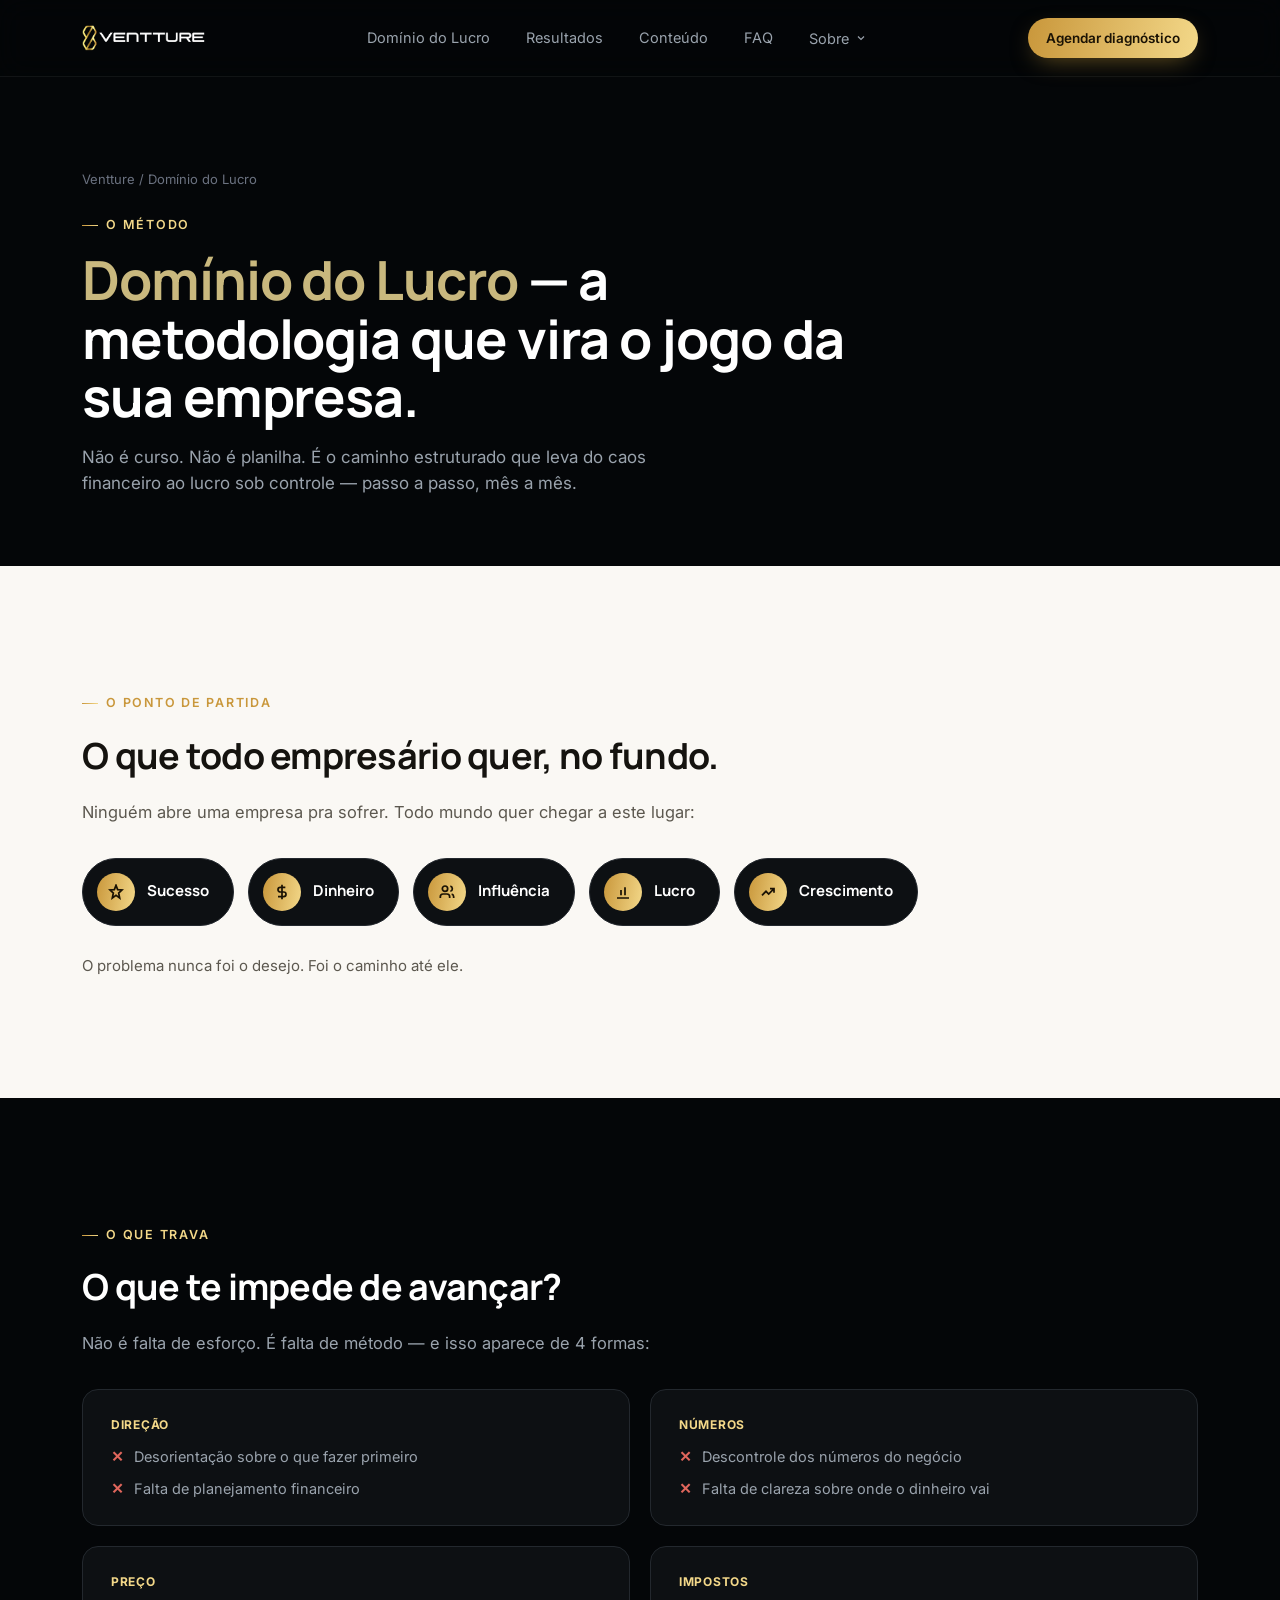
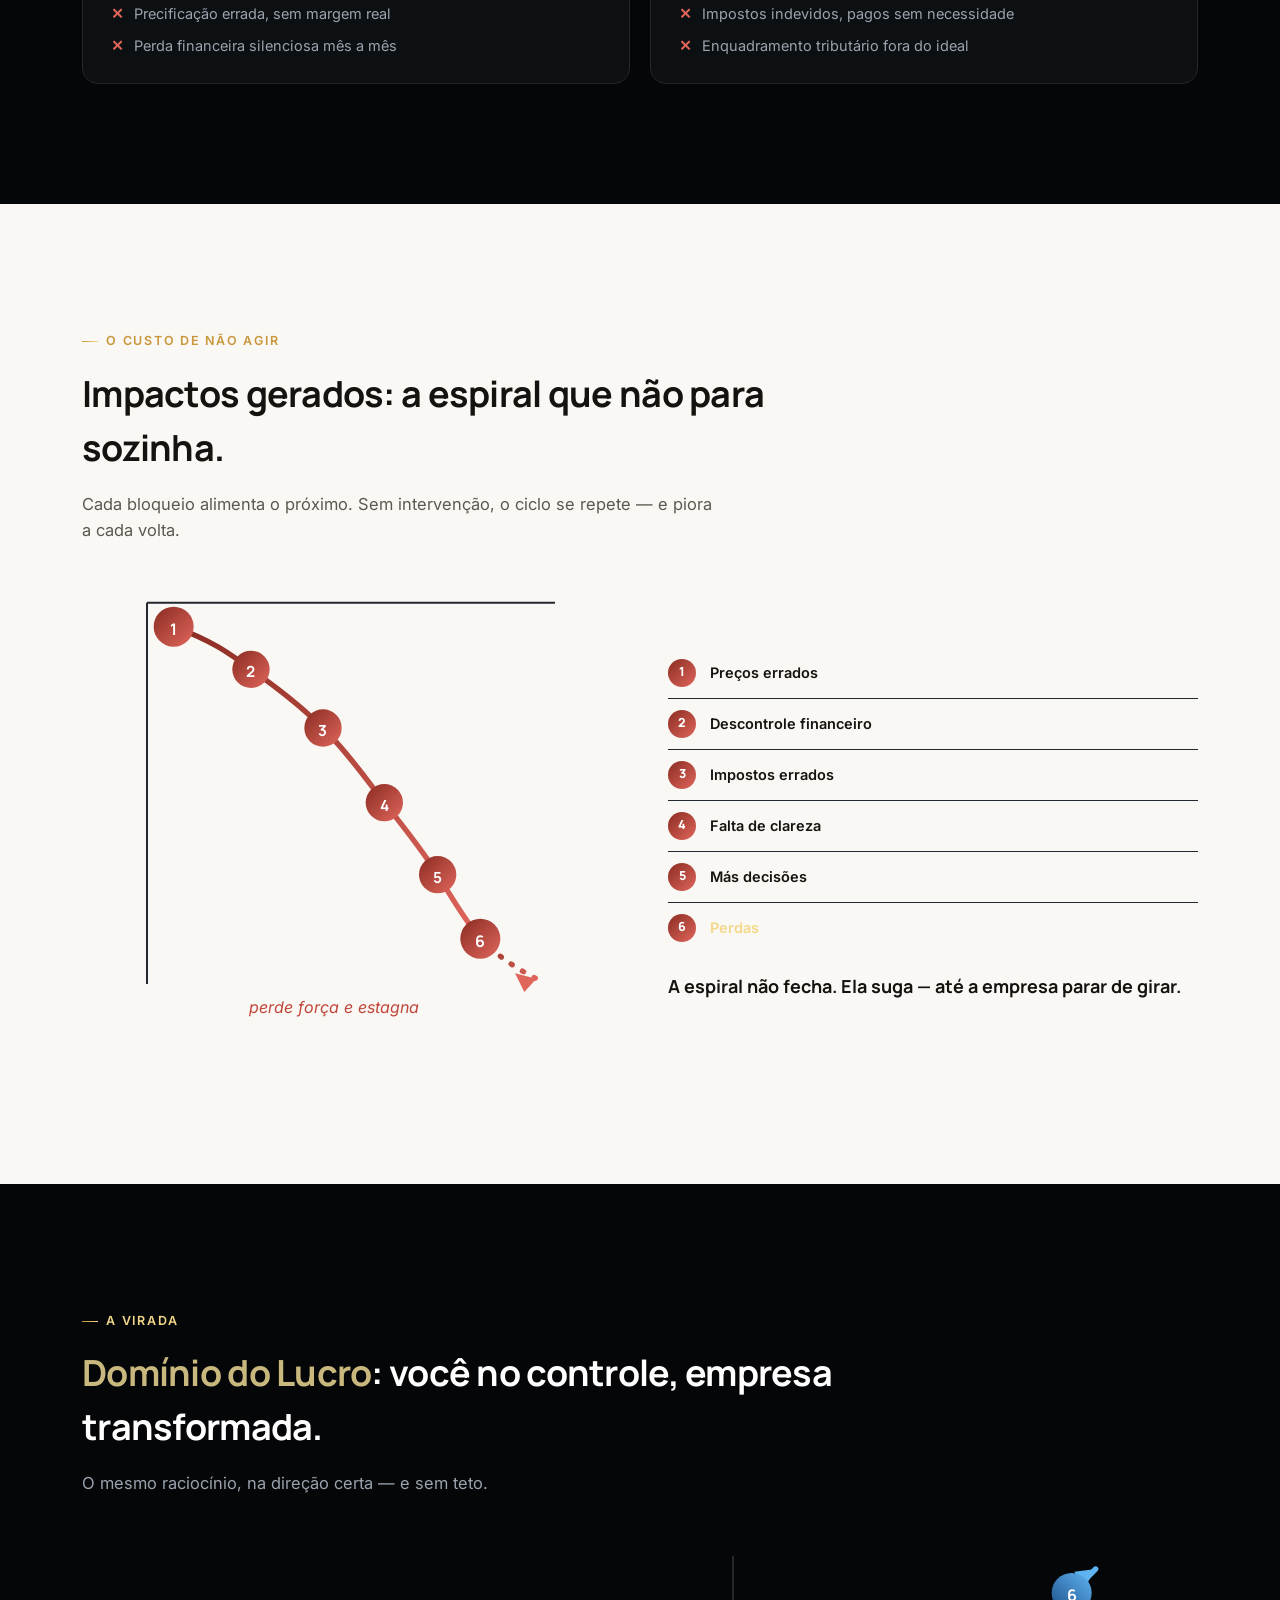
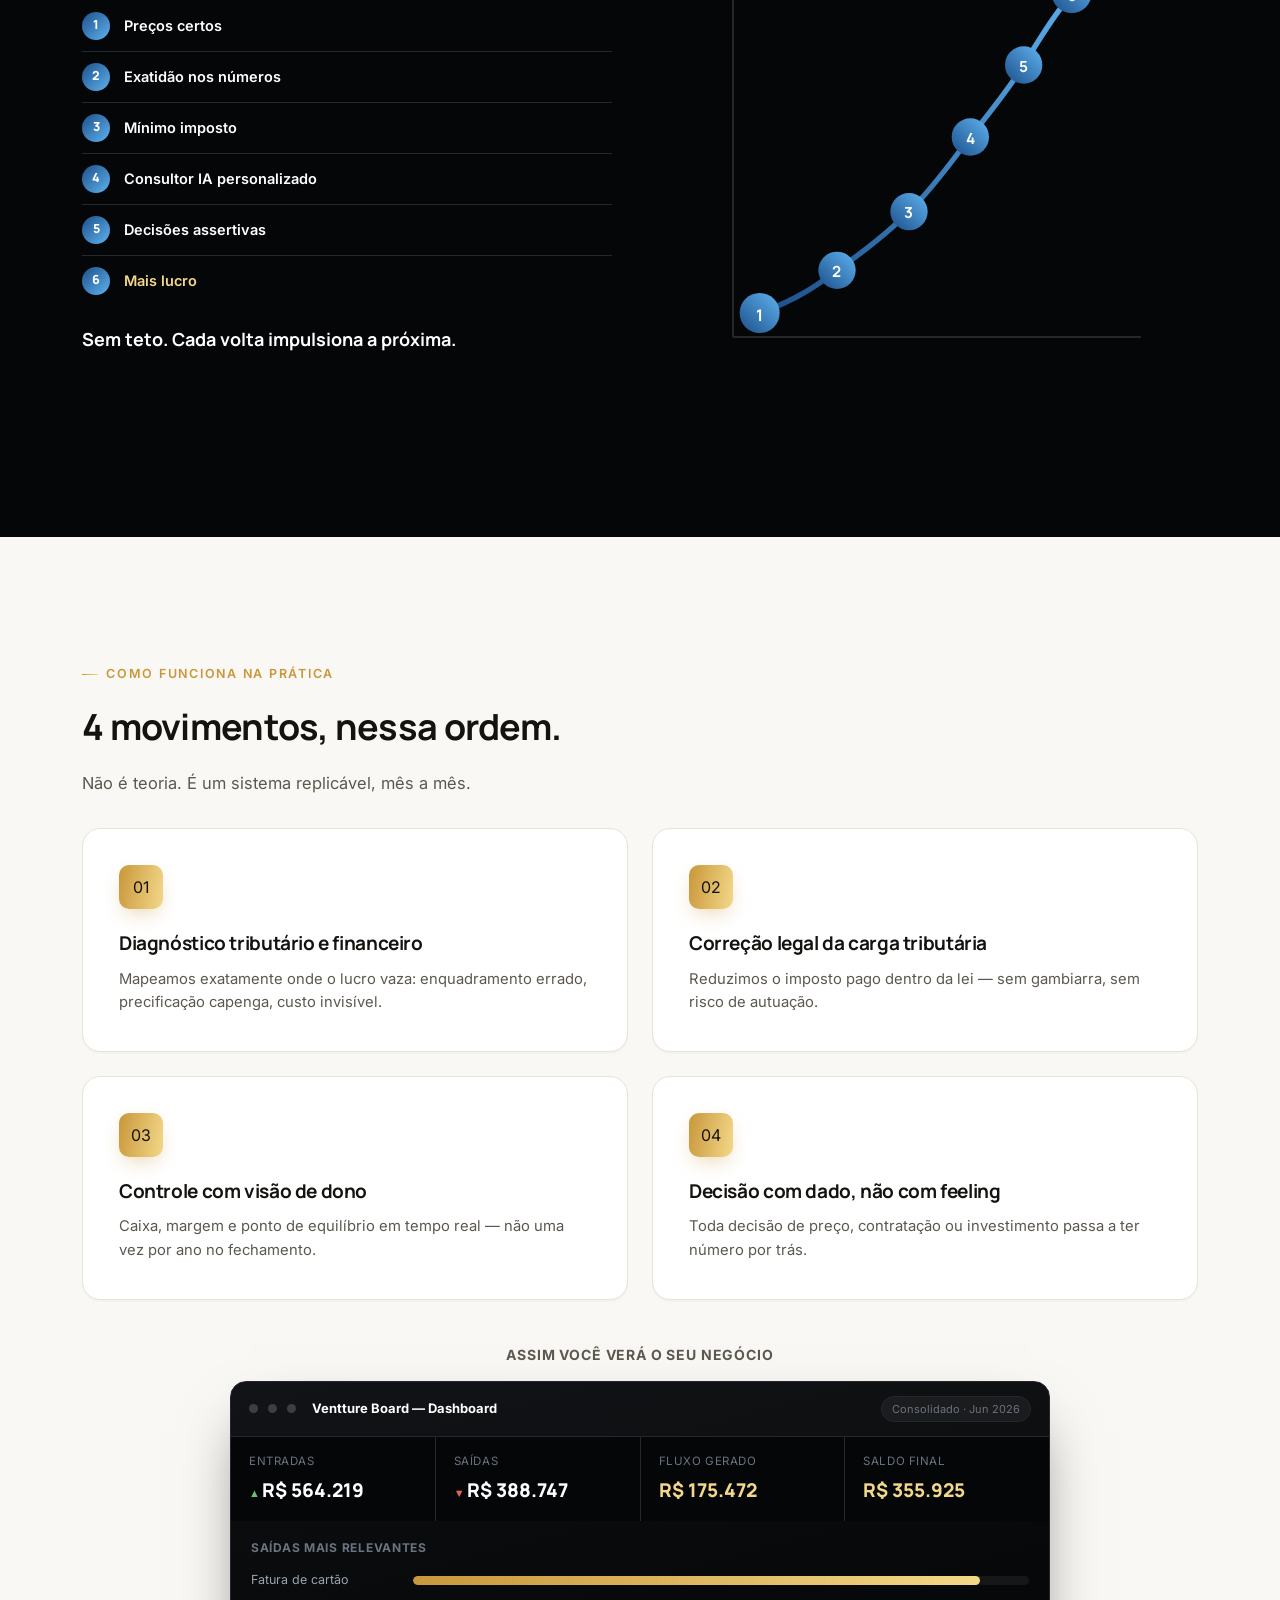
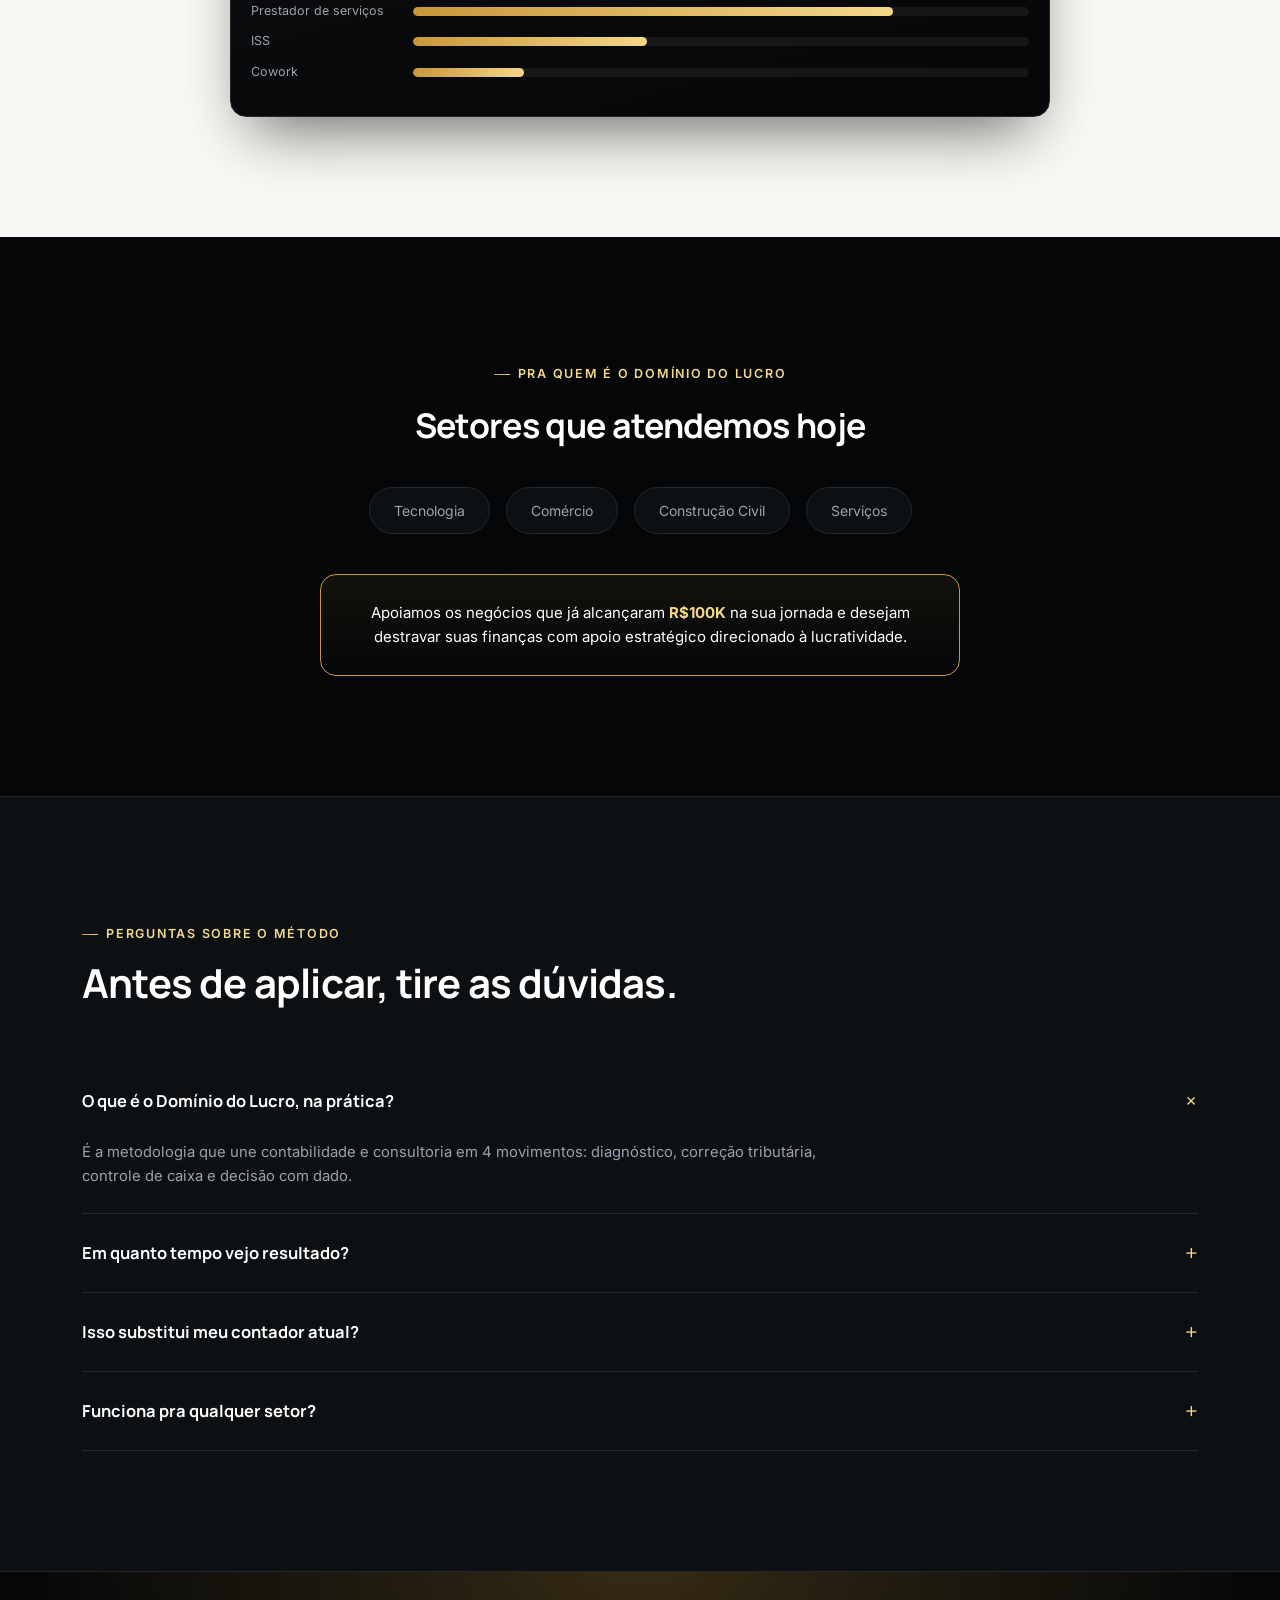
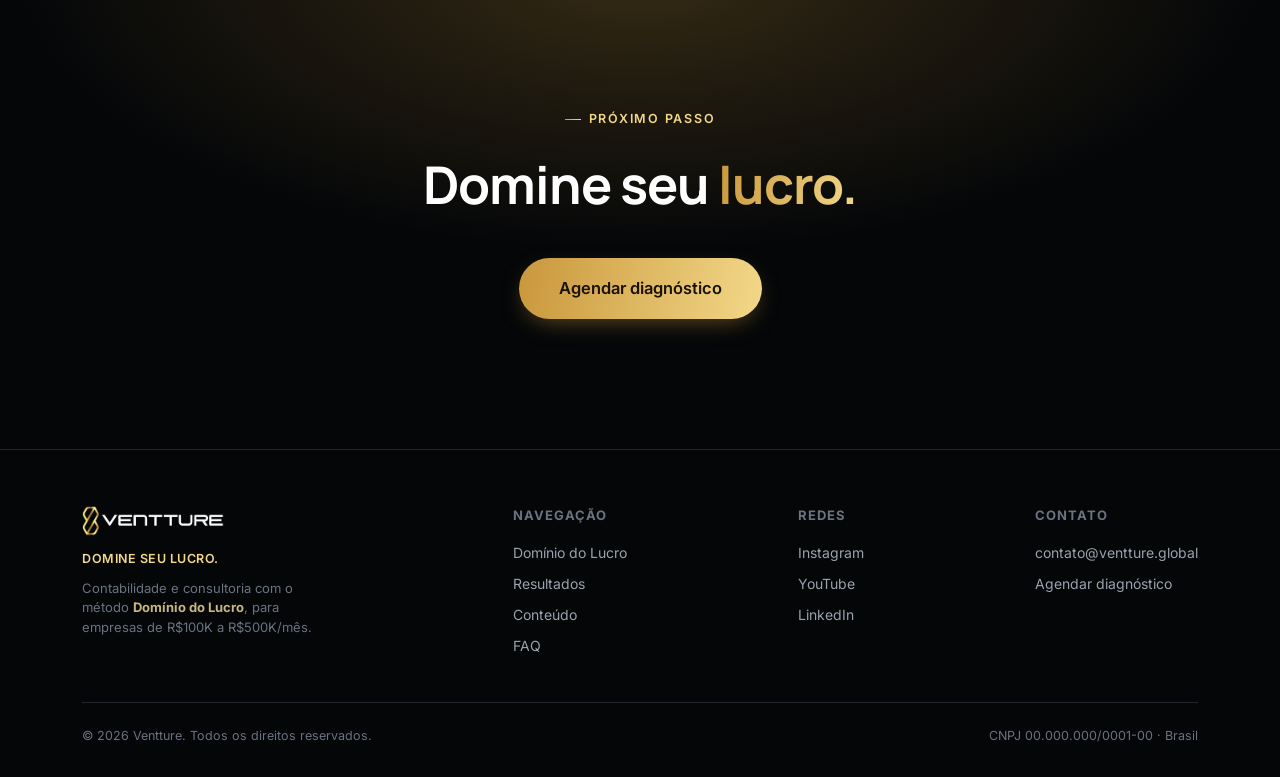
<file: dominiodolucro.html>
<!DOCTYPE html>
<html lang="pt-BR">
<head>
<meta charset="UTF-8">
<meta name="viewport" content="width=device-width, initial-scale=1.0">
<title>Domínio do Lucro — Ventture</title>
<meta name="description" content="Domínio do Lucro: a metodologia da Ventture que une contabilidade e consultoria para transformar empresas em crescimento em máquinas de lucro previsível.">
<link rel="preconnect" href="https://fonts.googleapis.com">
<link rel="preconnect" href="https://fonts.gstatic.com" crossorigin>
<link href="https://fonts.googleapis.com/css2?family=Manrope:wght@400;500;600;700;800&family=Inter:wght@400;500;600&display=swap" rel="stylesheet">
<link rel="stylesheet" href="style.css">
</head>
<body>

<header>
  <nav>
    <a href="index.html" class="logo"><img src="[data-uri]" alt="Ventture" style="height:26px;width:auto;"></a>
    <div class="nav-links">
      <a href="dominiodolucro.html">Domínio do Lucro</a>
      <a href="index.html#resultados">Resultados</a>
      <a href="index.html#conteudo">Conteúdo</a>
      <a href="index.html#faq">FAQ</a>
      <div class="nav-dropdown" id="sobreDropdown">
        <button class="nav-dropdown-trigger" id="sobreTrigger">
          Sobre
          <svg width="12" height="12" viewBox="0 0 24 24" fill="none" stroke="currentColor" stroke-width="2.4"><path d="M6 9l6 6 6-6"/></svg>
        </button>
        <div class="nav-dropdown-menu">
          <a href="#">Dashboard</a>
          <a href="#">Suporte</a>
          <a href="#">Sobre a Ventture</a>
        </div>
      </div>
    </div>
    <div class="nav-cta">
      <a href="#agendar" class="btn btn-primary btn-sm">Agendar diagnóstico</a>
      <button class="burger" aria-label="Menu">☰</button>
    </div>
  </nav>
</header>

<!-- ================= PAGE HERO ================= -->
<section class="page-hero">
  <div class="wrap">
    <div class="breadcrumb"><a href="index.html">Ventture</a> / Domínio do Lucro</div>
    <span class="eyebrow">O MÉTODO</span>
    <h1><span class="method-name" style="font-size:1em;">Domínio do Lucro</span> — a metodologia que vira o jogo da sua empresa.</h1>
    <p class="lead">Não é curso. Não é planilha. É o caminho estruturado que leva do caos financeiro ao lucro sob controle — passo a passo, mês a mês.</p>
  </div>
</section>

<!-- ================= 1. O QUE OS EMPRESÁRIOS DESEJAM ================= -->
<section class="section-pad section-light" id="desejo">
  <div class="wrap">
    <span class="eyebrow">O PONTO DE PARTIDA</span>
    <h2 style="margin-top:16px;font-size:clamp(24px,3.2vw,36px);max-width:760px;">O que todo empresário quer, no fundo.</h2>
    <p style="color:var(--ink-muted);font-size:16.5px;max-width:640px;margin-top:16px;line-height:1.6;">
      Ninguém abre uma empresa pra sofrer. Todo mundo quer chegar a este lugar:
    </p>
    <div class="desire-grid">
      <div class="desire-chip"><span class="ic"><svg width="16" height="16" viewBox="0 0 24 24" fill="none" stroke="#1a1204" stroke-width="2.6"><path d="M12 2l2.5 6.5L21 9l-5 4.5L17.5 21 12 17l-5.5 4L8 13.5 3 9l6.5-.5z"/></svg></span><span class="txt">Sucesso</span></div>
      <div class="desire-chip"><span class="ic"><svg width="16" height="16" viewBox="0 0 24 24" fill="none" stroke="#1a1204" stroke-width="2.6"><path d="M12 1v22M17 5H9.5a3.5 3.5 0 000 7h5a3.5 3.5 0 010 7H6"/></svg></span><span class="txt">Dinheiro</span></div>
      <div class="desire-chip"><span class="ic"><svg width="16" height="16" viewBox="0 0 24 24" fill="none" stroke="#1a1204" stroke-width="2.6"><circle cx="9" cy="7" r="4"/><path d="M2 21v-2a4 4 0 014-4h6a4 4 0 014 4v2M17 3.13a4 4 0 010 7.75M22 21v-2a4 4 0 00-3-3.87"/></svg></span><span class="txt">Influência</span></div>
      <div class="desire-chip"><span class="ic"><svg width="16" height="16" viewBox="0 0 24 24" fill="none" stroke="#1a1204" stroke-width="2.6"><path d="M9 17V9m6 8V5M3 21h18"/></svg></span><span class="txt">Lucro</span></div>
      <div class="desire-chip"><span class="ic"><svg width="16" height="16" viewBox="0 0 24 24" fill="none" stroke="#1a1204" stroke-width="2.6"><path d="M3 17l6-6 4 4 8-8M15 7h6v6"/></svg></span><span class="txt">Crescimento</span></div>
    </div>
    <p style="color:var(--ink-muted);font-size:15px;max-width:640px;margin-top:28px;line-height:1.6;">
      O problema nunca foi o desejo. Foi o caminho até ele.
    </p>
  </div>
</section>

<!-- ================= 2. O QUE TE IMPEDE DE AVANÇAR ================= -->
<section class="section-pad" id="impede">
  <div class="wrap">
    <span class="eyebrow">O QUE TRAVA</span>
    <h2 style="margin-top:16px;font-size:clamp(24px,3.2vw,36px);max-width:760px;">O que te impede de avançar?</h2>
    <p style="color:var(--muted);font-size:16.5px;max-width:640px;margin-top:16px;line-height:1.6;">
      Não é falta de esforço. É falta de método — e isso aparece de 4 formas:
    </p>
    <div class="blocker-grid">
      <div class="blocker-card">
        <div class="tag">Direção</div>
        <ul>
          <li><span class="x">✕</span>Desorientação sobre o que fazer primeiro</li>
          <li><span class="x">✕</span>Falta de planejamento financeiro</li>
        </ul>
      </div>
      <div class="blocker-card">
        <div class="tag">Números</div>
        <ul>
          <li><span class="x">✕</span>Descontrole dos números do negócio</li>
          <li><span class="x">✕</span>Falta de clareza sobre onde o dinheiro vai</li>
        </ul>
      </div>
      <div class="blocker-card">
        <div class="tag">Preço</div>
        <ul>
          <li><span class="x">✕</span>Precificação errada, sem margem real</li>
          <li><span class="x">✕</span>Perda financeira silenciosa mês a mês</li>
        </ul>
      </div>
      <div class="blocker-card">
        <div class="tag">Impostos</div>
        <ul>
          <li><span class="x">✕</span>Impostos indevidos, pagos sem necessidade</li>
          <li><span class="x">✕</span>Enquadramento tributário fora do ideal</li>
        </ul>
      </div>
    </div>
  </div>
</section>

<!-- ================= 3. IMPACTOS GERADOS — ESPIRAL NEGATIVA ================= -->
<section class="section-pad section-light" id="impactos">
  <div class="wrap">
    <span class="eyebrow">O CUSTO DE NÃO AGIR</span>
    <h2 style="margin-top:16px;font-size:clamp(24px,3.2vw,36px);max-width:760px;">Impactos gerados: a espiral que não para sozinha.</h2>
    <p style="color:var(--ink-muted);font-size:16.5px;max-width:640px;margin-top:16px;line-height:1.6;">
      Cada bloqueio alimenta o próximo. Sem intervenção, o ciclo se repete — e piora a cada volta.
    </p>

    <div class="cycle-section-grid" style="margin-top:40px;align-items:center;">
      <div class="cycle-wrap">
        <svg viewBox="0 0 360 340" width="100%" style="display:block;">
          <defs>
            <linearGradient id="negGrad" x1="0" y1="0" x2="1" y2="1">
              <stop offset="0" stop-color="#8a2c22"/>
              <stop offset="1" stop-color="#e0665c"/>
            </linearGradient>
          </defs>
          <line x1="30" y1="14" x2="30" y2="300" stroke="var(--line)" stroke-width="1.5"/>
          <line x1="30" y1="14" x2="336" y2="14" stroke="var(--line)" stroke-width="1.5"/>

          <path d="M50,32 C78,42 92,52 108,64 C128,78 146,92 162,108 C182,128 194,146 208,164 C224,184 238,202 248,218 C260,238 270,254 280,266"
                fill="none" stroke="url(#negGrad)" stroke-width="4" stroke-linecap="round"/>
          <path d="M280,266 C292,278 306,288 322,296"
                fill="none" stroke="url(#negGrad)" stroke-width="4" stroke-linecap="round" stroke-dasharray="1 9"/>
          <polygon points="322,296 306,292 313,306" fill="#e0665c"/>
          <text x="170" y="322" text-anchor="middle" font-size="12" fill="#c0453a" font-style="italic" font-family="Inter,sans-serif">perde força e estagna</text>

          <circle cx="50" cy="32" r="15" fill="url(#negGrad)"/><text x="50" y="38" text-anchor="middle" font-size="12" font-weight="700" fill="#fff" font-family="Manrope,sans-serif">1</text>
          <circle cx="108" cy="64" r="14" fill="url(#negGrad)"/><text x="108" y="70" text-anchor="middle" font-size="11.5" font-weight="700" fill="#fff" font-family="Manrope,sans-serif">2</text>
          <circle cx="162" cy="108" r="14" fill="url(#negGrad)"/><text x="162" y="114" text-anchor="middle" font-size="11.5" font-weight="700" fill="#fff" font-family="Manrope,sans-serif">3</text>
          <circle cx="208" cy="164" r="14" fill="url(#negGrad)"/><text x="208" y="170" text-anchor="middle" font-size="11.5" font-weight="700" fill="#fff" font-family="Manrope,sans-serif">4</text>
          <circle cx="248" cy="218" r="14" fill="url(#negGrad)"/><text x="248" y="224" text-anchor="middle" font-size="11.5" font-weight="700" fill="#fff" font-family="Manrope,sans-serif">5</text>
          <circle cx="280" cy="266" r="15" fill="url(#negGrad)"/><text x="280" y="272" text-anchor="middle" font-size="12" font-weight="700" fill="#fff" font-family="Manrope,sans-serif">6</text>
        </svg>
      </div>
      <div>
        <ul class="cycle-legend negative">
          <li><span class="num">1</span><span class="txt">Preços errados</span></li>
          <li><span class="num">2</span><span class="txt">Descontrole financeiro</span></li>
          <li><span class="num">3</span><span class="txt">Impostos errados</span></li>
          <li><span class="num">4</span><span class="txt">Falta de clareza</span></li>
          <li><span class="num">5</span><span class="txt">Más decisões</span></li>
          <li><span class="num">6</span><span class="txt">Perdas</span></li>
        </ul>
        <p style="font-family:var(--display);font-weight:700;font-size:18px;color:var(--ink);margin-top:8px;">A espiral não fecha. Ela suga — até a empresa parar de girar.</p>
      </div>
    </div>
  </div>
</section>

<!-- ================= 4. DOMÍNIO DO LUCRO — CURVA POSITIVA ================= -->
<section class="section-pad" id="dominio">
  <div class="wrap">
    <span class="eyebrow">A VIRADA</span>
    <h2 style="margin-top:16px;font-size:clamp(24px,3.2vw,36px);max-width:760px;"><span class="method-name">Domínio do Lucro</span>: você no controle, empresa transformada.</h2>
    <p style="color:var(--muted);font-size:16.5px;max-width:640px;margin-top:16px;line-height:1.6;">
      O mesmo raciocínio, na direção certa — e sem teto.
    </p>

    <div class="cycle-section-grid" style="margin-top:40px;align-items:center;">
      <div>
        <ul class="cycle-legend positive">
          <li><span class="num">1</span><span class="txt">Preços certos</span></li>
          <li><span class="num">2</span><span class="txt">Exatidão nos números</span></li>
          <li><span class="num">3</span><span class="txt">Mínimo imposto</span></li>
          <li><span class="num">4</span><span class="txt">Consultor IA personalizado</span></li>
          <li><span class="num">5</span><span class="txt">Decisões assertivas</span></li>
          <li><span class="num">6</span><span class="txt">Mais lucro</span></li>
        </ul>
        <p style="font-family:var(--display);font-weight:700;font-size:18px;color:var(--white);margin-top:8px;">Sem teto. Cada volta impulsiona a próxima.</p>
      </div>
      <div class="cycle-wrap">
        <svg viewBox="0 0 360 340" width="100%" style="display:block;">
          <defs>
            <linearGradient id="posGrad" x1="0" y1="1" x2="1" y2="0">
              <stop offset="0" stop-color="#1c4f8a"/>
              <stop offset="1" stop-color="#5fb3f0"/>
            </linearGradient>
          </defs>
          <line x1="30" y1="14" x2="30" y2="300" stroke="var(--line)" stroke-width="1.5"/>
          <line x1="30" y1="300" x2="336" y2="300" stroke="var(--line)" stroke-width="1.5"/>

          <path d="M50,282 C78,272 92,262 108,250 C128,236 146,222 162,206 C182,186 194,168 208,150 C224,130 238,112 248,96 C260,76 270,60 280,48 C288,38 296,30 302,24"
                fill="none" stroke="url(#posGrad)" stroke-width="4" stroke-linecap="round"/>
          <polygon points="302,24 286,26 293,39" fill="#5fb3f0"/>

          <circle cx="50" cy="282" r="15" fill="url(#posGrad)"/><text x="50" y="288" text-anchor="middle" font-size="12" font-weight="700" fill="#fff" font-family="Manrope,sans-serif">1</text>
          <circle cx="108" cy="250" r="14" fill="url(#posGrad)"/><text x="108" y="255" text-anchor="middle" font-size="11.5" font-weight="700" fill="#fff" font-family="Manrope,sans-serif">2</text>
          <circle cx="162" cy="206" r="14" fill="url(#posGrad)"/><text x="162" y="211" text-anchor="middle" font-size="11.5" font-weight="700" fill="#fff" font-family="Manrope,sans-serif">3</text>
          <circle cx="208" cy="150" r="14" fill="url(#posGrad)"/><text x="208" y="155" text-anchor="middle" font-size="11.5" font-weight="700" fill="#fff" font-family="Manrope,sans-serif">4</text>
          <circle cx="248" cy="96" r="14" fill="url(#posGrad)"/><text x="248" y="101" text-anchor="middle" font-size="11.5" font-weight="700" fill="#fff" font-family="Manrope,sans-serif">5</text>
          <circle cx="284" cy="42" r="15" fill="url(#posGrad)"/><text x="284" y="48" text-anchor="middle" font-size="12" font-weight="700" fill="#fff" font-family="Manrope,sans-serif">6</text>
        </svg>
      </div>
    </div>
  </div>
</section>

<!-- ================= 5. OS 4 MOVIMENTOS DO MÉTODO ================= -->
<section class="section-pad section-light" id="movimentos">
  <div class="wrap">
    <span class="eyebrow">COMO FUNCIONA NA PRÁTICA</span>
    <h2 style="margin-top:16px;font-size:clamp(24px,3.2vw,36px);max-width:760px;">4 movimentos, nessa ordem.</h2>
    <p style="color:var(--ink-muted);font-size:16.5px;max-width:640px;margin-top:16px;line-height:1.6;">
      Não é teoria. É um sistema replicável, mês a mês.
    </p>
    <div class="values" style="margin-top:32px;grid-template-columns:repeat(2,1fr);">
      <div class="value-card">
        <div class="ic">01</div>
        <h3>Diagnóstico tributário e financeiro</h3>
        <p>Mapeamos exatamente onde o lucro vaza: enquadramento errado, precificação capenga, custo invisível.</p>
      </div>
      <div class="value-card">
        <div class="ic">02</div>
        <h3>Correção legal da carga tributária</h3>
        <p>Reduzimos o imposto pago dentro da lei — sem gambiarra, sem risco de autuação.</p>
      </div>
      <div class="value-card">
        <div class="ic">03</div>
        <h3>Controle com visão de dono</h3>
        <p>Caixa, margem e ponto de equilíbrio em tempo real — não uma vez por ano no fechamento.</p>
      </div>
      <div class="value-card">
        <div class="ic">04</div>
        <h3>Decisão com dado, não com feeling</h3>
        <p>Toda decisão de preço, contratação ou investimento passa a ter número por trás.</p>
      </div>
    </div>

    <p style="text-align:center;color:var(--ink-muted);font-size:14px;margin:44px 0 16px;text-transform:uppercase;letter-spacing:.06em;font-weight:700;">Assim você verá o seu negócio</p>
    <div class="board-mock" style="max-width:820px;margin:0 auto;">
      <div class="board-mock-head">
        <span class="board-dot"></span><span class="board-dot"></span><span class="board-dot"></span>
        <span class="board-title">Ventture Board — Dashboard</span>
        <span class="board-pill">Consolidado · Jun 2026</span>
      </div>
      <div class="board-stats">
        <div class="board-stat"><span class="lbl">Entradas</span><span class="val up">R$ 564.219</span></div>
        <div class="board-stat"><span class="lbl">Saídas</span><span class="val down">R$ 388.747</span></div>
        <div class="board-stat"><span class="lbl">Fluxo gerado</span><span class="val gold">R$ 175.472</span></div>
        <div class="board-stat"><span class="lbl">Saldo final</span><span class="val gold">R$ 355.925</span></div>
      </div>
      <div class="board-chart">
        <div class="board-chart-title">Saídas mais relevantes</div>
        <div class="board-bar"><span class="board-bar-label">Fatura de cartão</span><div class="board-bar-track"><div class="board-bar-fill" style="width:92%"></div></div></div>
        <div class="board-bar"><span class="board-bar-label">Prestador de serviços</span><div class="board-bar-track"><div class="board-bar-fill" style="width:78%"></div></div></div>
        <div class="board-bar"><span class="board-bar-label">ISS</span><div class="board-bar-track"><div class="board-bar-fill" style="width:38%"></div></div></div>
        <div class="board-bar"><span class="board-bar-label">Cowork</span><div class="board-bar-track"><div class="board-bar-fill" style="width:18%"></div></div></div>
      </div>
    </div>
  </div>
</section>

<!-- ================= 6. PROVA REAL (RESERVADO) ================= -->
<!-- Seção reservada para cases e resultados reais assim que estiverem disponíveis. -->

<!-- ================= 7. PRA QUEM É (E PRA QUEM NÃO É) ================= -->
<section class="segment section-pad" id="paraquem">
  <div class="wrap">
    <span class="eyebrow" style="justify-content:center;">PRA QUEM É O DOMÍNIO DO LUCRO</span>
    <h2 style="margin-top:16px;font-size:clamp(24px,3vw,34px);">Setores que atendemos hoje</h2>
    <div class="segment-badges">
      <span class="badge">Tecnologia</span>
      <span class="badge">Comércio</span>
      <span class="badge">Construção Civil</span>
      <span class="badge">Serviços</span>
    </div>
    <div class="segment-filter">
      Apoiamos os negócios que já alcançaram <b>R$100K</b> na sua jornada e desejam destravar suas finanças com apoio estratégico direcionado à lucratividade.
    </div>
  </div>
</section>

<!-- ================= 8. FAQ DO MÉTODO ================= -->
<section class="faq section-pad" id="faq-metodo">
  <div class="wrap">
    <div class="section-head">
      <span class="eyebrow">PERGUNTAS SOBRE O MÉTODO</span>
      <h2>Antes de aplicar, tire as dúvidas.</h2>
    </div>

    <div class="faq-item open">
      <button class="faq-q">O que é o Domínio do Lucro, na prática? <span class="plus">+</span></button>
      <div class="faq-a"><p>É a metodologia que une contabilidade e consultoria em 4 movimentos: diagnóstico, correção tributária, controle de caixa e decisão com dado.</p></div>
    </div>
    <div class="faq-item">
      <button class="faq-q">Em quanto tempo vejo resultado? <span class="plus">+</span></button>
      <div class="faq-a"><p>O diagnóstico inicial leva até 7 dias. A partir daí, os primeiros ajustes de economia tributária e controle de caixa aparecem já no primeiro mês.</p></div>
    </div>
    <div class="faq-item">
      <button class="faq-q">Isso substitui meu contador atual? <span class="plus">+</span></button>
      <div class="faq-a"><p>O método é aplicado dentro da própria estrutura contábil da Ventture — não é um serviço avulso somado ao seu contador atual, é a Ventture assumindo a operação de ponta a ponta.</p></div>
    </div>
    <div class="faq-item">
      <button class="faq-q">Funciona pra qualquer setor? <span class="plus">+</span></button>
      <div class="faq-a"><p>Hoje atendemos principalmente tecnologia, comércio, construção civil e serviços — sempre para empresas que já faturam R$100K+/mês.</p></div>
    </div>
  </div>
</section>

<!-- ================= 9. CTA FINAL ================= -->
<section class="final-cta" id="agendar">
  <div class="wrap">
    <span class="eyebrow" style="justify-content:center;">PRÓXIMO PASSO</span>
    <h2>Domine seu <span style="background:var(--gold-grad);-webkit-background-clip:text;background-clip:text;color:transparent;">lucro.</span></h2>
    <a href="#" class="btn btn-primary">Agendar diagnóstico</a>
  </div>
</section>


<footer>
  <div class="wrap">
    <div class="foot-grid">
      <div class="foot-col">
        <a href="index.html" class="logo" style="margin-bottom:4px;"><img src="[data-uri]" alt="Ventture" style="height:30px;width:auto;"></a>
        <p style="color:var(--gold-2);font-size:12.5px;font-weight:600;letter-spacing:.04em;margin-top:14px;">DOMINE SEU LUCRO.</p>
        <p style="color:var(--muted-2);font-size:13px;max-width:260px;margin-top:10px;">Contabilidade e consultoria com o método <span class="method-name">Domínio do Lucro</span>, para empresas de R$100K a R$500K/mês.</p>
      </div>
      <div class="foot-col">
        <h5>Navegação</h5>
        <a href="dominiodolucro.html">Domínio do Lucro</a>
        <a href="index.html#resultados">Resultados</a>
        <a href="index.html#conteudo">Conteúdo</a>
        <a href="index.html#faq">FAQ</a>
      </div>
      <div class="foot-col">
        <h5>Redes</h5>
        <a href="#">Instagram</a>
        <a href="#">YouTube</a>
        <a href="#">LinkedIn</a>
      </div>
      <div class="foot-col">
        <h5>Contato</h5>
        <a href="#">contato@ventture.global</a>
        <a href="#">Agendar diagnóstico</a>
      </div>
    </div>
    <div class="foot-bottom">
      <span>© <span id="year"></span> Ventture. Todos os direitos reservados.</span>
      <span>CNPJ 00.000.000/0001-00 · Brasil</span>
    </div>
  </div>
</footer>

<script>
  document.getElementById('year').textContent = new Date().getFullYear();

  // Sobre dropdown
  const sobreDropdown = document.getElementById('sobreDropdown');
  const sobreTrigger = document.getElementById('sobreTrigger');
  sobreTrigger?.addEventListener('click', (e)=>{
    e.stopPropagation();
    sobreDropdown.classList.toggle('open');
  });
  document.addEventListener('click', (e)=>{
    if(sobreDropdown && !sobreDropdown.contains(e.target)){
      sobreDropdown.classList.remove('open');
    }
  });

  // Tabs
  const tabBtns = document.querySelectorAll('.tab-btn');
  const panels = document.querySelectorAll('.tab-panel');
  tabBtns.forEach(btn=>{
    btn.addEventListener('click', ()=>{
      tabBtns.forEach(b=>b.classList.remove('active'));
      panels.forEach(p=>p.classList.remove('active'));
      btn.classList.add('active');
      document.querySelector('.tab-panel[data-panel="'+btn.dataset.tab+'"]').classList.add('active');
    });
  });

  // FAQ accordion
  document.querySelectorAll('.faq-item').forEach(item=>{
    const q = item.querySelector('.faq-q');
    const a = item.querySelector('.faq-a');
    if(item.classList.contains('open')){ a.style.maxHeight = a.scrollHeight + 'px'; }
    q.addEventListener('click', ()=>{
      const isOpen = item.classList.contains('open');
      document.querySelectorAll('.faq-item').forEach(i=>{
        i.classList.remove('open');
        i.querySelector('.faq-a').style.maxHeight = null;
      });
      if(!isOpen){
        item.classList.add('open');
        a.style.maxHeight = a.scrollHeight + 'px';
      }
    });
  });

  // Play button (placeholder click)
  document.querySelector('.play-btn')?.addEventListener('click', ()=>{
    alert('Espaço reservado para o vídeo de apresentação. Substitua este bloco pelo player (YouTube/Vimeo embed) quando o material estiver pronto.');
  });
</script>

</body>
</html>
</file>
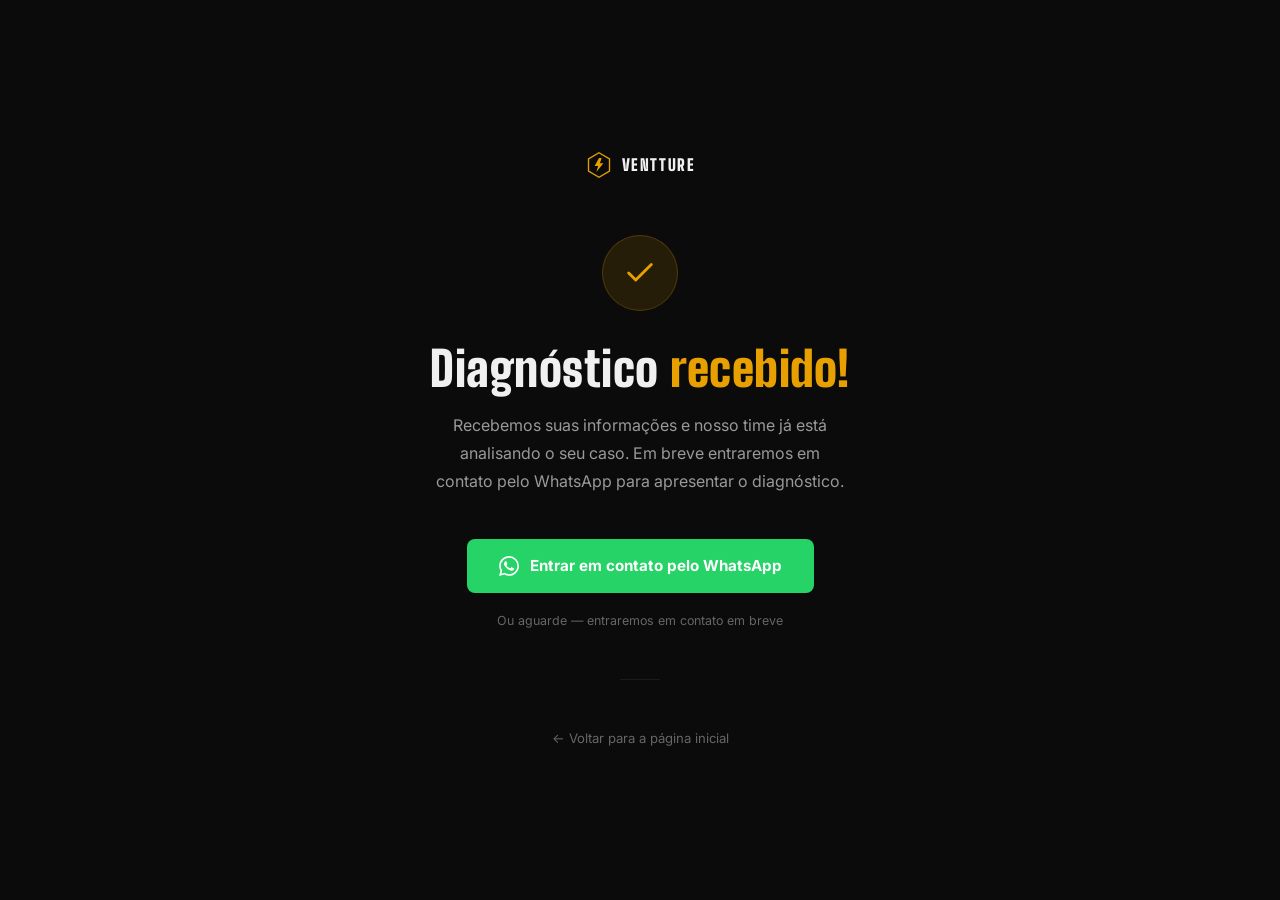
<file: obrigado.html>
<!DOCTYPE html>
<html lang="pt-BR">
<head>
  <meta charset="UTF-8" />
  <meta name="viewport" content="width=device-width, initial-scale=1.0" />
  <meta name="robots" content="noindex, nofollow" />
  <title>Diagnóstico recebido – Ventture</title>

  <link rel="preconnect" href="https://fonts.googleapis.com" crossorigin />
  <link rel="preconnect" href="https://fonts.gstatic.com" crossorigin />
  <link rel="stylesheet" href="https://fonts.googleapis.com/css2?family=Big+Shoulders+Display:wght@700;900&family=Inter:wght@400;500;600;700;800&display=swap" media="print" onload="this.media='all'" />
  <noscript><link rel="stylesheet" href="https://fonts.googleapis.com/css2?family=Big+Shoulders+Display:wght@700;900&family=Inter:wght@400;500;600;700;800&display=swap" /></noscript>

  <!-- Meta Pixel -->
  <script>
  !function(f,b,e,v,n,t,s){if(f.fbq)return;n=f.fbq=function(){n.callMethod?
  n.callMethod.apply(n,arguments):n.queue.push(arguments)};if(!f._fbq)f._fbq=n;
  n.push=n;n.loaded=!0;n.version='2.0';n.queue=[];t=b.createElement(e);t.async=!0;
  t.src=v;s=b.getElementsByTagName(e)[0];s.parentNode.insertBefore(t,s)}(window,
  document,'script','https://connect.facebook.net/en_US/fbevents.js');
  (function() {
    var u = {};
    try { u = JSON.parse(localStorage.getItem('vt_user') || '{}'); } catch(e) {}
    fbq('init', '1290709392346372', { em: u.em || '', ph: u.ph || '', fn: u.fn || '' });
  })();
  fbq('track','PageView');
  </script>
  <noscript><img height="1" width="1" style="display:none"
  src="https://www.facebook.com/tr?id=1290709392346372&ev=PageView&noscript=1"/></noscript>

  <!-- GA4 -->
  <script async src="https://www.googletagmanager.com/gtag/js?id=G-KK9GFR6KW4"></script>
  <script>
  window.dataLayer=window.dataLayer||[];function gtag(){dataLayer.push(arguments);}
  gtag('js',new Date());gtag('config','G-KK9GFR6KW4');
  </script>

  <style>
    *, *::before, *::after { box-sizing: border-box; margin: 0; padding: 0; }

    :root {
      --bg:      #0b0b0b;
      --surface: #131313;
      --border:  rgba(255,255,255,0.07);
      --gold:    #E8A000;
      --gold-dim:rgba(232,160,0,0.12);
      --gold-bd: rgba(232,160,0,0.22);
      --white:   #f0f0f0;
      --mid:     #999;
      --dim:     #666;
    }

    html { -webkit-text-size-adjust: 100%; }

    body {
      background: var(--bg);
      color: var(--white);
      font-family: 'Inter', system-ui, -apple-system, sans-serif;
      font-size: 16px;
      line-height: 1.6;
      -webkit-font-smoothing: antialiased;
      min-height: 100svh;
      display: flex;
      flex-direction: column;
      align-items: center;
      justify-content: center;
      padding: 48px 24px;
      text-align: center;
    }

    .logo {
      display: inline-flex;
      align-items: center;
      gap: 9px;
      margin-bottom: 56px;
      text-decoration: none;
    }

    .logo svg { width: 28px; height: 28px; }

    .logo-name {
      font-family: 'Big Shoulders Display', 'Inter', sans-serif;
      font-size: 1rem;
      font-weight: 900;
      letter-spacing: 0.1em;
      color: var(--white);
    }

    .success-ico {
      width: 76px;
      height: 76px;
      border-radius: 50%;
      background: var(--gold-dim);
      border: 1px solid var(--gold-bd);
      display: flex;
      align-items: center;
      justify-content: center;
      margin: 0 auto 32px;
    }

    .success-ico svg {
      width: 34px;
      height: 34px;
      stroke: var(--gold);
      stroke-width: 2;
      stroke-linecap: round;
      stroke-linejoin: round;
      fill: none;
    }

    .title {
      font-family: 'Big Shoulders Display', 'Inter', sans-serif;
      font-size: clamp(2rem, 5vw, 3rem);
      font-weight: 900;
      letter-spacing: 0.01em;
      line-height: 1.08;
      margin-bottom: 16px;
    }

    .title span { color: var(--gold); }

    .desc {
      color: var(--mid);
      font-size: 1rem;
      line-height: 1.75;
      max-width: 420px;
      margin: 0 auto 44px;
    }

    .btn-wa {
      display: inline-flex;
      align-items: center;
      gap: 11px;
      background: #25D366;
      color: #fff;
      border: none;
      border-radius: 8px;
      padding: 15px 32px;
      font-family: inherit;
      font-size: 0.95rem;
      font-weight: 700;
      text-decoration: none;
      cursor: pointer;
      transition: background 0.18s, transform 0.1s;
    }

    .btn-wa:hover  { background: #1ebe5c; transform: translateY(-2px); }
    .btn-wa:active { transform: translateY(0); }

    .btn-wa svg {
      width: 20px;
      height: 20px;
      flex-shrink: 0;
    }

    .hint {
      color: var(--dim);
      font-size: 0.78rem;
      margin-top: 18px;
    }

    .divider {
      width: 40px;
      height: 1px;
      background: var(--border);
      margin: 48px auto;
    }

    .back {
      color: var(--dim);
      font-size: 0.82rem;
      text-decoration: none;
      transition: color 0.18s;
    }

    .back:hover { color: var(--mid); }
  </style>
</head>
<body>

  <a href="/" class="logo">
    <svg viewBox="0 0 32 32" fill="none" xmlns="http://www.w3.org/2000/svg">
      <path d="M16 2L28 9V23L16 30L4 23V9L16 2Z" stroke="#E8A000" stroke-width="1.5"/>
      <path d="M16 8L11 17H15L13 24L21 14H17L19 8H16Z" fill="#E8A000"/>
    </svg>
    <span class="logo-name">VENTTURE</span>
  </a>

  <div class="success-ico">
    <svg viewBox="0 0 24 24">
      <polyline points="20 6 9 17 4 12"/>
    </svg>
  </div>

  <h1 class="title">Diagnóstico <span>recebido!</span></h1>

  <p class="desc">
    Recebemos suas informações e nosso time já está analisando o seu caso.
    Em breve entraremos em contato pelo WhatsApp para apresentar o diagnóstico.
  </p>

  <a href="https://wa.me/5571984515442" target="_blank" rel="noopener" class="btn-wa">
    <svg viewBox="0 0 24 24" fill="#fff" xmlns="http://www.w3.org/2000/svg">
      <path d="M17.472 14.382c-.297-.149-1.758-.867-2.03-.967-.273-.099-.471-.148-.67.15-.197.297-.767.966-.94 1.164-.173.199-.347.223-.644.075-.297-.15-1.255-.463-2.39-1.475-.883-.788-1.48-1.761-1.653-2.059-.173-.297-.018-.458.13-.606.134-.133.298-.347.446-.52.149-.174.198-.298.298-.497.099-.198.05-.371-.025-.52-.075-.149-.669-1.612-.916-2.207-.242-.579-.487-.5-.669-.51-.173-.008-.371-.01-.57-.01-.198 0-.52.074-.792.372-.272.297-1.04 1.016-1.04 2.479 0 1.462 1.065 2.875 1.213 3.074.149.198 2.096 3.2 5.077 4.487.709.306 1.262.489 1.694.625.712.227 1.36.195 1.871.118.571-.085 1.758-.719 2.006-1.413.248-.694.248-1.289.173-1.413-.074-.124-.272-.198-.57-.347m-5.421 7.403h-.004a9.87 9.87 0 01-5.031-1.378l-.361-.214-3.741.982.998-3.648-.235-.374a9.86 9.86 0 01-1.51-5.26c.001-5.45 4.436-9.884 9.888-9.884 2.64 0 5.122 1.03 6.988 2.898a9.825 9.825 0 012.893 6.994c-.003 5.45-4.437 9.884-9.885 9.884m8.413-18.297A11.815 11.815 0 0012.05 0C5.495 0 .16 5.335.157 11.892c0 2.096.547 4.142 1.588 5.945L.057 24l6.305-1.654a11.882 11.882 0 005.683 1.448h.005c6.554 0 11.89-5.335 11.893-11.893a11.821 11.821 0 00-3.48-8.413z"/>
    </svg>
    Entrar em contato pelo WhatsApp
  </a>

  <p class="hint">Ou aguarde — entraremos em contato em breve</p>

  <div class="divider"></div>

  <a href="/" class="back">← Voltar para a página inicial</a>

</body>
</html>
</file>
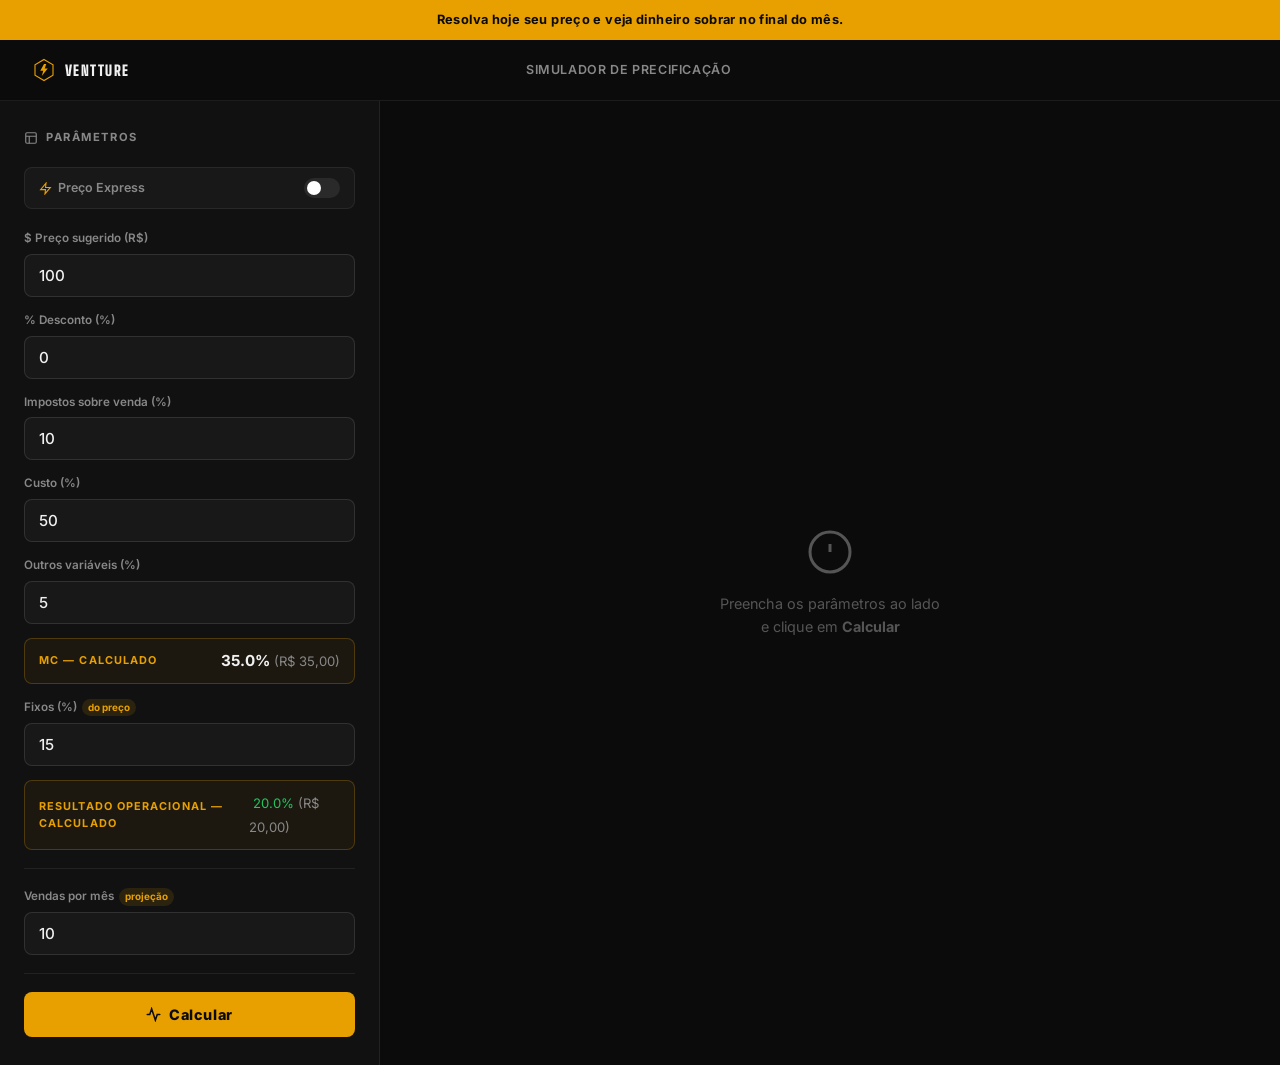
<file: precificacao.html>
<!DOCTYPE html>
<html lang="pt-BR">
<head>
  <meta charset="UTF-8" />
  <meta name="viewport" content="width=device-width, initial-scale=1.0" />
  <meta name="robots" content="noindex, nofollow" />
  <title>Simulador de Precificação – Ventture</title>

  <link rel="preconnect" href="https://fonts.googleapis.com" crossorigin />
  <link rel="preconnect" href="https://fonts.gstatic.com" crossorigin />
  <link rel="stylesheet" href="https://fonts.googleapis.com/css2?family=Big+Shoulders+Display:wght@700;900&family=Inter:wght@400;500;600;700;800&display=swap" media="print" onload="this.media='all'" />
  <noscript><link rel="stylesheet" href="https://fonts.googleapis.com/css2?family=Big+Shoulders+Display:wght@700;900&family=Inter:wght@400;500;600;700;800&display=swap" /></noscript>

  <style>
    *, *::before, *::after { box-sizing: border-box; margin: 0; padding: 0; }

    :root {
      --bg:       #0b0b0b;
      --surface:  #111;
      --surface2: #181818;
      --border:   rgba(255,255,255,0.07);
      --border2:  rgba(255,255,255,0.11);
      --gold:     #E8A000;
      --gold-dim: rgba(232,160,0,0.08);
      --gold-bd:  rgba(232,160,0,0.25);
      --white:    #f0f0f0;
      --mid:      #888;
      --dim:      #555;
      --green:    #22c55e;
      --green-dim:rgba(34,197,94,0.1);
      --red:      #ef4444;
      --red-dim:  rgba(239,68,68,0.08);
      --blue:     #3b82f6;
      --blue-dim: rgba(59,130,246,0.12);
    }

    html { -webkit-text-size-adjust: 100%; }

    body {
      background: var(--bg);
      color: var(--white);
      font-family: 'Inter', system-ui, -apple-system, sans-serif;
      font-size: 15px;
      line-height: 1.6;
      -webkit-font-smoothing: antialiased;
      min-height: 100svh;
    }

    /* ── TOP BAR ── */
    .top-bar {
      position: sticky;
      top: 0;
      left: 0;
      right: 0;
      background: var(--gold);
      color: #0b0b0b;
      font-size: 0.8rem;
      font-weight: 700;
      letter-spacing: 0.03em;
      text-align: center;
      padding: 10px 16px;
      z-index: 100;
    }

    /* ── HEADER ── */
    .site-header {
      display: flex;
      align-items: center;
      justify-content: space-between;
      padding: 18px 32px;
      border-bottom: 1px solid var(--border);
    }

    .logo {
      display: inline-flex;
      align-items: center;
      gap: 9px;
      text-decoration: none;
    }
    .logo svg { width: 24px; height: 24px; }
    .logo-name {
      font-family: 'Big Shoulders Display', 'Inter', sans-serif;
      font-size: 0.9rem;
      font-weight: 900;
      letter-spacing: 0.1em;
      color: var(--white);
    }

    .header-title {
      font-size: 0.78rem;
      font-weight: 600;
      color: var(--mid);
      letter-spacing: 0.05em;
      text-transform: uppercase;
    }

    .header-right { width: 120px; } /* balance */

    /* ── LAYOUT ── */
    .page {
      display: grid;
      grid-template-columns: 380px 1fr;
      gap: 0;
      min-height: calc(100svh - 84px);
    }

    /* ── LEFT PANEL ── */
    .panel-left {
      background: var(--surface);
      border-right: 1px solid var(--border);
      padding: 28px 24px;
      overflow-y: auto;
    }

    .panel-title {
      font-size: 0.7rem;
      font-weight: 700;
      letter-spacing: 0.14em;
      color: var(--mid);
      text-transform: uppercase;
      margin-bottom: 20px;
      display: flex;
      align-items: center;
      gap: 8px;
    }
    .panel-title svg { width: 14px; height: 14px; stroke: var(--mid); fill: none; stroke-width: 2; }

    /* Express toggle */
    .express-row {
      display: flex;
      align-items: center;
      justify-content: space-between;
      margin-bottom: 20px;
      padding: 10px 14px;
      background: var(--surface2);
      border: 1px solid var(--border);
      border-radius: 8px;
    }
    .express-label {
      font-size: 0.78rem;
      font-weight: 600;
      color: var(--mid);
      display: flex;
      align-items: center;
      gap: 6px;
    }
    .express-label svg { width: 13px; height: 13px; stroke: var(--gold); fill: none; stroke-width: 2; }

    .toggle {
      position: relative;
      width: 36px;
      height: 20px;
      flex-shrink: 0;
    }
    .toggle input { display: none; }
    .toggle-track {
      position: absolute;
      inset: 0;
      background: #2a2a2a;
      border-radius: 99px;
      cursor: pointer;
      transition: background 0.2s;
    }
    .toggle input:checked + .toggle-track { background: var(--gold); }
    .toggle-thumb {
      position: absolute;
      top: 3px;
      left: 3px;
      width: 14px;
      height: 14px;
      background: #fff;
      border-radius: 50%;
      pointer-events: none;
      transition: left 0.2s;
    }
    .toggle input:checked ~ .toggle-thumb { left: 19px; }

    /* Field groups */
    .field-group { margin-bottom: 14px; }

    .field-label {
      font-size: 0.73rem;
      font-weight: 600;
      color: var(--mid);
      margin-bottom: 6px;
      display: flex;
      align-items: center;
      gap: 5px;
    }
    .field-label .badge {
      font-size: 0.62rem;
      padding: 1px 6px;
      border-radius: 99px;
      background: rgba(232,160,0,0.12);
      color: var(--gold);
      font-weight: 700;
    }

    .field-input {
      width: 100%;
      background: var(--surface2);
      border: 1px solid var(--border2);
      border-radius: 8px;
      padding: 11px 14px;
      font-family: inherit;
      font-size: 0.95rem;
      font-weight: 500;
      color: var(--white);
      outline: none;
      transition: border-color 0.15s;
    }
    .field-input:focus { border-color: rgba(232,160,0,0.5); }
    .field-input::placeholder { color: var(--dim); }
    /* Remove arrows */
    .field-input::-webkit-outer-spin-button,
    .field-input::-webkit-inner-spin-button { -webkit-appearance: none; }
    .field-input[type=number] { -moz-appearance: textfield; }

    /* Inline calculated */
    .calc-row {
      background: rgba(232,160,0,0.05);
      border: 1px solid var(--gold-bd);
      border-radius: 8px;
      padding: 10px 14px;
      margin-bottom: 14px;
      display: flex;
      align-items: center;
      justify-content: space-between;
    }
    .calc-row-label {
      font-size: 0.68rem;
      font-weight: 700;
      letter-spacing: 0.1em;
      color: var(--gold);
      text-transform: uppercase;
    }
    .calc-row-value {
      font-size: 0.95rem;
      font-weight: 700;
      color: var(--white);
    }
    .calc-row-value span { color: var(--mid); font-weight: 400; font-size: 0.82rem; margin-left: 4px; }

    .divider { height: 1px; background: var(--border); margin: 18px 0; }

    .btn-calc {
      width: 100%;
      background: var(--gold);
      color: #0b0b0b;
      border: none;
      border-radius: 8px;
      padding: 14px;
      font-family: inherit;
      font-size: 0.9rem;
      font-weight: 800;
      cursor: pointer;
      letter-spacing: 0.04em;
      transition: background 0.15s, transform 0.1s;
      display: flex;
      align-items: center;
      justify-content: center;
      gap: 8px;
      margin-top: 4px;
    }
    .btn-calc:hover  { background: #f0a800; }
    .btn-calc:active { transform: scale(0.98); }
    .btn-calc svg { width: 15px; height: 15px; fill: none; stroke: #0b0b0b; stroke-width: 2.5; stroke-linecap: round; }

    /* ── RIGHT PANEL ── */
    .panel-right {
      padding: 28px 32px;
      overflow-y: auto;
      display: flex;
      flex-direction: column;
      gap: 16px;
    }

    /* Empty state */
    .empty-state {
      flex: 1;
      display: flex;
      flex-direction: column;
      align-items: center;
      justify-content: center;
      text-align: center;
      padding: 40px;
      color: var(--dim);
    }
    .empty-state svg { width: 48px; height: 48px; stroke: var(--dim); fill: none; stroke-width: 1.5; margin-bottom: 16px; }
    .empty-state p { font-size: 0.9rem; }

    /* Result cards */
    .results { display: none; flex-direction: column; gap: 16px; }
    .results.visible { display: flex; }

    /* Margem de Segurança — hero */
    .card-hero {
      background: var(--surface);
      border: 1px solid var(--border2);
      border-radius: 12px;
      padding: 24px;
      display: flex;
      align-items: flex-start;
      justify-content: space-between;
      gap: 16px;
    }
    .hero-left {}
    .hero-label {
      font-size: 0.72rem;
      font-weight: 700;
      letter-spacing: 0.1em;
      color: var(--mid);
      text-transform: uppercase;
      margin-bottom: 4px;
    }
    .hero-value {
      font-family: 'Big Shoulders Display', 'Inter', sans-serif;
      font-size: 2.8rem;
      font-weight: 900;
      line-height: 1;
      margin-bottom: 6px;
    }
    .hero-value.green { color: var(--green); }
    .hero-value.yellow { color: var(--gold); }
    .hero-value.red { color: var(--red); }
    .hero-sub {
      font-size: 0.8rem;
      color: var(--mid);
    }
    .hero-sub strong { font-weight: 700; }
    .hero-sub .green { color: var(--green); }
    .hero-sub .red   { color: var(--red); }

    .hero-badge {
      width: 36px;
      height: 36px;
      border-radius: 50%;
      display: flex;
      align-items: center;
      justify-content: center;
      flex-shrink: 0;
    }
    .hero-badge.green { background: var(--green-dim); }
    .hero-badge.yellow { background: var(--gold-dim); }
    .hero-badge.red { background: var(--red-dim); }
    .hero-badge svg { width: 18px; height: 18px; fill: none; stroke-width: 2.5; stroke-linecap: round; stroke-linejoin: round; }
    .hero-badge.green svg { stroke: var(--green); }
    .hero-badge.yellow svg { stroke: var(--gold); }
    .hero-badge.red svg { stroke: var(--red); }

    /* Cards row */
    .cards-row {
      display: grid;
      grid-template-columns: 1fr 1fr;
      gap: 16px;
    }

    .card {
      background: var(--surface);
      border: 1px solid var(--border2);
      border-radius: 12px;
      padding: 20px;
    }

    .card-label {
      font-size: 0.7rem;
      font-weight: 700;
      letter-spacing: 0.1em;
      color: var(--mid);
      text-transform: uppercase;
      margin-bottom: 10px;
    }

    /* Desconto card */
    .desconto-text {
      font-size: 0.8rem;
      color: var(--mid);
      margin-bottom: 10px;
      line-height: 1.5;
    }
    .desconto-highlight {
      display: flex;
      align-items: baseline;
      gap: 8px;
    }
    .desconto-pct {
      font-size: 1.5rem;
      font-weight: 800;
      color: var(--gold);
    }
    .desconto-or {
      font-size: 0.8rem;
      color: var(--dim);
    }
    .desconto-rs {
      font-size: 1rem;
      font-weight: 700;
      color: var(--white);
    }
    .desconto-note {
      font-size: 0.72rem;
      color: var(--dim);
      margin-top: 6px;
    }

    /* Ponto de Equilíbrio card */
    .eq-value {
      font-size: 1.6rem;
      font-weight: 800;
      color: var(--white);
      margin-bottom: 4px;
    }
    .eq-sub {
      font-size: 0.75rem;
      color: var(--dim);
      line-height: 1.5;
    }
    .eq-bar {
      height: 4px;
      background: var(--border);
      border-radius: 99px;
      margin-top: 12px;
      overflow: hidden;
    }
    .eq-bar-fill {
      height: 100%;
      border-radius: 99px;
      background: var(--gold);
      transition: width 0.6s cubic-bezier(.4,0,.2,1);
    }
    .eq-bar-label {
      display: flex;
      justify-content: space-between;
      font-size: 0.67rem;
      color: var(--dim);
      margin-top: 5px;
    }

    /* Composição */
    .card-comp { border-left: 3px solid var(--gold-bd); }
    .comp-row {
      display: flex;
      align-items: center;
      justify-content: space-between;
      padding: 9px 0;
      border-bottom: 1px solid var(--border);
      font-size: 0.83rem;
    }
    .comp-row:last-child { border-bottom: none; }
    .comp-row.lucro {
      margin-top: 4px;
      padding: 12px 14px;
      background: var(--blue-dim);
      border: 1px solid rgba(59,130,246,0.2);
      border-radius: 8px;
    }
    .comp-name { color: var(--mid); }
    .comp-name.white { color: var(--white); }
    .comp-name.lucro-label {
      color: var(--white);
      font-weight: 700;
      display: flex;
      align-items: center;
      gap: 6px;
    }
    .comp-val { font-weight: 600; }
    .comp-val.red   { color: var(--red); }
    .comp-val.white { color: var(--white); }
    .comp-val.blue  { color: var(--blue); font-weight: 800; font-size: 1rem; }
    .comp-val.green { color: var(--green); font-weight: 800; font-size: 1rem; }

    /* Projeção anual */
    .card-proj {
      border-radius: 12px;
      padding: 24px;
      display: grid;
      grid-template-columns: 1fr 1fr;
      gap: 20px;
    }
    .card-proj.lucro-proj {
      background: linear-gradient(135deg, rgba(34,197,94,0.06) 0%, rgba(34,197,94,0.02) 100%);
      border: 1px solid rgba(34,197,94,0.22);
    }
    .card-proj.perda-proj {
      background: linear-gradient(135deg, rgba(239,68,68,0.07) 0%, rgba(239,68,68,0.02) 100%);
      border: 1px solid rgba(239,68,68,0.22);
    }
    .proj-header {
      grid-column: 1 / -1;
      display: flex;
      align-items: center;
      gap: 10px;
      margin-bottom: 4px;
    }
    .proj-icon {
      width: 32px;
      height: 32px;
      border-radius: 8px;
      display: flex;
      align-items: center;
      justify-content: center;
      font-size: 1rem;
      flex-shrink: 0;
    }
    .lucro-proj .proj-icon { background: rgba(34,197,94,0.12); }
    .perda-proj .proj-icon { background: rgba(239,68,68,0.12); }
    .proj-title {
      font-size: 0.72rem;
      font-weight: 700;
      letter-spacing: 0.1em;
      text-transform: uppercase;
    }
    .lucro-proj .proj-title { color: var(--green); }
    .perda-proj .proj-title { color: var(--red); }
    .proj-desc {
      font-size: 0.78rem;
      color: var(--mid);
      margin-top: 2px;
    }
    .proj-col {}
    .proj-col-label {
      font-size: 0.7rem;
      color: var(--dim);
      font-weight: 600;
      letter-spacing: 0.06em;
      text-transform: uppercase;
      margin-bottom: 6px;
    }
    .proj-col-value {
      font-family: 'Big Shoulders Display', 'Inter', sans-serif;
      font-size: 1.8rem;
      font-weight: 900;
      line-height: 1.1;
    }
    .lucro-proj .proj-col-value { color: var(--green); }
    .perda-proj .proj-col-value { color: var(--red); }
    .proj-col-sub {
      font-size: 0.72rem;
      color: var(--dim);
      margin-top: 3px;
    }
    .comp-pct {
      font-size: 0.7rem;
      color: var(--dim);
      margin-left: 4px;
    }

    /* Animação entrada */
    @keyframes fadeUp {
      from { opacity:0; transform: translateY(10px); }
      to   { opacity:1; transform: translateY(0); }
    }
    .results.visible { animation: fadeUp 0.35s ease both; }

    /* ── MOBILE ── */
    @media (max-width: 800px) {
      .page { grid-template-columns: 1fr; }
      .panel-left { border-right: none; border-bottom: 1px solid var(--border); }
      .panel-right { padding: 20px 16px; }
      .site-header { padding: 14px 16px; }
      .header-right { display: none; }
      .cards-row { grid-template-columns: 1fr; }
      .hero-value { font-size: 2.2rem; }
    }
  </style>
</head>
<body>

  <div class="top-bar">Resolva hoje seu preço e veja dinheiro sobrar no final do mês.</div>

  <header class="site-header">
    <a href="/" class="logo">
      <svg viewBox="0 0 32 32" fill="none" xmlns="http://www.w3.org/2000/svg">
        <path d="M16 2L28 9V23L16 30L4 23V9L16 2Z" stroke="#E8A000" stroke-width="1.5"/>
        <path d="M16 8L11 17H15L13 24L21 14H17L19 8H16Z" fill="#E8A000"/>
      </svg>
      <span class="logo-name">VENTTURE</span>
    </a>
    <span class="header-title">Simulador de Precificação</span>
    <div class="header-right"></div>
  </header>

  <div class="page">

    <!-- ── PAINEL ESQUERDO ── -->
    <aside class="panel-left">
      <div class="panel-title">
        <svg viewBox="0 0 24 24"><rect x="3" y="3" width="18" height="18" rx="2"/><path d="M3 9h18M9 21V9"/></svg>
        Parâmetros
      </div>

      <div class="express-row">
        <span class="express-label">
          <svg viewBox="0 0 24 24"><path d="M13 2L3 14h9l-1 8 10-12h-9l1-8z"/></svg>
          Preço Express
        </span>
        <label class="toggle">
          <input type="checkbox" id="expressToggle" onchange="toggleExpress()" />
          <div class="toggle-track"></div>
          <div class="toggle-thumb"></div>
        </label>
      </div>

      <div class="field-group">
        <div class="field-label">$ Preço sugerido (R$)</div>
        <input class="field-input" type="number" id="fPreco" value="100" min="0" step="0.01" oninput="recalcInline()" />
      </div>

      <div class="field-group">
        <div class="field-label">% Desconto (%)</div>
        <input class="field-input" type="number" id="fDesconto" value="0" min="0" max="99" step="0.1" oninput="recalcInline()" />
      </div>

      <!-- Campos completos (ocultos no Express) -->
      <div id="fieldsCompletos">
        <div class="field-group">
          <div class="field-label">Impostos sobre venda (%)</div>
          <input class="field-input" type="number" id="fImpostos" value="10" min="0" max="100" step="0.1" oninput="recalcInline()" />
        </div>

        <div class="field-group">
          <div class="field-label">Custo (%)</div>
          <input class="field-input" type="number" id="fCusto" value="50" min="0" max="100" step="0.1" oninput="recalcInline()" />
        </div>

        <div class="field-group">
          <div class="field-label">Outros variáveis (%)</div>
          <input class="field-input" type="number" id="fOutros" value="5" min="0" max="100" step="0.1" oninput="recalcInline()" />
        </div>
      </div>

      <!-- MC calculado -->
      <div class="calc-row" id="calcMC">
        <span class="calc-row-label">MC — Calculado</span>
        <span class="calc-row-value" id="mcDisplay">—</span>
      </div>

      <div class="field-group">
        <div class="field-label">
          Fixos (%)
          <span class="badge">do preço</span>
        </div>
        <input class="field-input" type="number" id="fFixos" value="15" min="0" max="100" step="0.1" oninput="recalcInline()" />
      </div>

      <!-- Resultado Operacional calculado -->
      <div class="calc-row" id="calcRes">
        <span class="calc-row-label">Resultado Operacional — Calculado</span>
        <span class="calc-row-value" id="resDisplay">—</span>
      </div>

      <div class="divider"></div>

      <div class="field-group">
        <div class="field-label">
          Vendas por mês
          <span class="badge">projeção</span>
        </div>
        <input class="field-input" type="number" id="fVendas" value="10" min="1" step="1" oninput="recalcInline()" />
      </div>

      <div class="divider"></div>

      <button class="btn-calc" onclick="calcular()">
        <svg viewBox="0 0 24 24"><polyline points="22 12 18 12 15 21 9 3 6 12 2 12"/></svg>
        Calcular
      </button>
    </aside>

    <!-- ── PAINEL DIREITO ── -->
    <main class="panel-right">

      <div class="empty-state" id="emptyState">
        <svg viewBox="0 0 24 24"><circle cx="12" cy="12" r="10"/><path d="M12 8v4M12 16h.01"/></svg>
        <p>Preencha os parâmetros ao lado<br>e clique em <strong>Calcular</strong></p>
      </div>

      <div class="results" id="resultsPanel">

        <!-- Margem de Segurança -->
        <div class="card-hero">
          <div class="hero-left">
            <div class="hero-label">Margem de Segurança</div>
            <div class="hero-value" id="rMargemSeg">—</div>
            <div class="hero-sub" id="rHeroSub">—</div>
          </div>
          <div class="hero-badge" id="rHeroBadge">
            <svg viewBox="0 0 24 24" id="rHeroIcon"></svg>
          </div>
        </div>

        <!-- Desconto + Ponto de Equilíbrio -->
        <div class="cards-row">

          <div class="card">
            <div class="card-label">Impacto do Desconto</div>
            <div class="desconto-text" id="rDescontoText">—</div>
            <div class="desconto-highlight">
              <span class="desconto-pct" id="rDescontoPct">—</span>
              <span class="desconto-or" id="rDescontoOr"></span>
              <span class="desconto-rs" id="rDescontoRs"></span>
            </div>
            <div class="desconto-note" id="rDescontoNote"></div>
          </div>

          <div class="card">
            <div class="card-label">Ponto de Equilíbrio</div>
            <div class="eq-value" id="rPontoEq">—</div>
            <div class="eq-sub" id="rEqSub">Faturamento mínimo para cobrir todos os custos</div>
            <div class="eq-bar">
              <div class="eq-bar-fill" id="rEqFill" style="width:0%"></div>
            </div>
            <div class="eq-bar-label">
              <span>R$ 0</span>
              <span id="rEqBarMax">—</span>
            </div>
          </div>

        </div>

        <!-- Composição -->
        <div class="card card-comp">
          <div class="card-label">Composição</div>

          <div class="comp-row">
            <span class="comp-name">Preço de venda</span>
            <span class="comp-val white" id="cPreco">—</span>
          </div>
          <div class="comp-row" id="cDescRow">
            <span class="comp-name" id="cDescLabel">Preço após desconto</span>
            <span class="comp-val white" id="cPrecoDesc">—</span>
          </div>
          <div class="comp-row">
            <span class="comp-name">Custos variáveis</span>
            <span class="comp-val red" id="cCustosVar">—</span>
          </div>
          <div class="comp-row">
            <span class="comp-name" id="cMcLabel">MC</span>
            <span class="comp-val white" id="cMc">—</span>
          </div>
          <div class="comp-row">
            <span class="comp-name">Custos fixos</span>
            <span class="comp-val red" id="cFixos">—</span>
          </div>
          <div class="comp-row lucro">
            <span class="comp-name lucro-label">🔥 Lucro</span>
            <span class="comp-val" id="cLucro">—</span>
          </div>
          <div class="comp-row" style="border-bottom:none;padding-bottom:0">
            <span class="comp-name">Ponto de equilíbrio</span>
            <span class="comp-val white" id="cPontoEq">—</span>
          </div>
        </div>

        <!-- Projeção 12 meses -->
        <div class="card-proj" id="cardProj">
          <div class="proj-header">
            <div class="proj-icon" id="projIcon">📈</div>
            <div>
              <div class="proj-title" id="projTitle">Projeção 12 meses</div>
              <div class="proj-desc" id="projDesc">—</div>
            </div>
          </div>
          <div class="proj-col">
            <div class="proj-col-label">Por mês</div>
            <div class="proj-col-value" id="projMes">—</div>
            <div class="proj-col-sub" id="projMesSub">—</div>
          </div>
          <div class="proj-col">
            <div class="proj-col-label">Por ano (12 meses)</div>
            <div class="proj-col-value" id="projAno">—</div>
            <div class="proj-col-sub" id="projAnoSub">—</div>
          </div>
        </div>

      </div>
    </main>
  </div>

  <script>
    // ── ESTADO ───────────────────────────────────────────────────────────────
    var _express = false;

    function toggleExpress() {
      _express = document.getElementById('expressToggle').checked;
      document.getElementById('fieldsCompletos').style.display = _express ? 'none' : 'block';
      if (_express) {
        document.getElementById('fImpostos').value = 0;
        document.getElementById('fOutros').value   = 0;
      }
      recalcInline();
    }

    // ── CÁLCULO INLINE (MC e Resultado Operacional enquanto digita) ───────────
    function recalcInline() {
      var v = getValues();
      if (!v) { clearInline(); return; }

      var mcPct  = 100 - v.custosVarPct;
      var mcR    = mcPct / 100 * v.precoDesc;
      var fixosR = v.fixos / 100 * v.precoDesc;
      var resR   = mcR - fixosR;
      var resPct = v.precoDesc > 0 ? (resR / v.precoDesc * 100) : 0;

      document.getElementById('mcDisplay').innerHTML =
        fmt(mcPct, 1) + '%<span>(' + fmtBRL(mcR) + ')</span>';
      document.getElementById('resDisplay').innerHTML =
        '<span style="color:' + (resPct >= 0 ? '#22c55e' : '#ef4444') + '">' +
        fmt(resPct, 1) + '%</span><span>(' + fmtBRL(resR) + ')</span>';
    }

    function clearInline() {
      document.getElementById('mcDisplay').innerHTML  = '—';
      document.getElementById('resDisplay').innerHTML = '—';
    }

    // ── CALCULAR ──────────────────────────────────────────────────────────────
    function calcular() {
      var v = getValues();
      if (!v) return;

      var precoDesc    = v.precoDesc;
      var custosVarPct = v.custosVarPct;
      var custosVarR   = custosVarPct / 100 * precoDesc;
      var mcPct        = 100 - custosVarPct;
      var mcR          = mcPct / 100 * precoDesc;
      var fixosR       = v.fixos / 100 * precoDesc;
      var lucroR       = mcR - fixosR;
      var lucroResPct  = precoDesc > 0 ? (lucroR / precoDesc * 100) : 0;
      var margemSegPct = mcR > 0 ? (lucroR / mcR * 100) : 0;
      var pontoEq      = mcPct > 0 ? (fixosR / (mcPct / 100)) : 0;

      // Impacto do desconto
      var descPct     = v.desconto;
      var compPct     = descPct > 0 ? (descPct / (1 - descPct / 100)) : 0;
      var compR       = v.preco * compPct / 100;

      // ── MARGEM DE SEGURANÇA ──
      var ms = margemSegPct;
      var msColor = ms >= 40 ? 'green' : ms >= 15 ? 'yellow' : 'red';

      el('rMargemSeg').textContent = fmt(ms, 1) + '%';
      el('rMargemSeg').className   = 'hero-value ' + msColor;

      var heroSub = 'Resultado operacional: <strong class="' + (lucroResPct >= 0 ? 'green' : 'red') + '">' +
        fmt(lucroResPct, 1) + '% (' + fmtBRL(lucroR) + ')</strong>';
      el('rHeroSub').innerHTML = heroSub;

      var badge = el('rHeroBadge');
      badge.className = 'hero-badge ' + msColor;
      el('rHeroIcon').innerHTML = ms >= 15
        ? '<polyline points="20 6 9 17 4 12"/>'
        : '<path d="M12 9v4M12 17h.01"/><circle cx="12" cy="12" r="10"/>';

      // ── IMPACTO DO DESCONTO ──
      if (descPct > 0) {
        el('rDescontoText').textContent =
          'Para manter o mesmo lucro com ' + fmt(descPct, 1) + '% de desconto:';
        el('rDescontoPct').textContent = '+' + fmt(compPct, 1) + '%';
        el('rDescontoOr').textContent  = 'ou';
        el('rDescontoRs').textContent  = fmtBRL(compR) + ' a mais';
        el('rDescontoNote').textContent = 'no preço base antes do desconto';
      } else {
        el('rDescontoText').textContent  = 'Nenhum desconto aplicado.';
        el('rDescontoPct').textContent   = '—';
        el('rDescontoOr').textContent    = '';
        el('rDescontoRs').textContent    = '';
        el('rDescontoNote').textContent  = 'Adicione um % de desconto para ver o impacto.';
      }

      // ── PONTO DE EQUILÍBRIO ──
      el('rPontoEq').textContent = fmtBRL(pontoEq);
      var eqPct = v.preco > 0 ? Math.min((pontoEq / v.preco) * 100, 100) : 0;
      el('rEqFill').style.width = eqPct + '%';
      el('rEqBarMax').textContent = fmtBRL(v.preco);

      // ── COMPOSIÇÃO ──
      el('cPreco').textContent = fmtBRL(v.preco);

      if (descPct > 0) {
        el('cDescRow').style.display = '';
        el('cDescLabel').textContent = 'Preço após desconto (-' + fmt(descPct, 0) + '%)';
        el('cPrecoDesc').textContent  = fmtBRL(precoDesc);
      } else {
        el('cDescRow').style.display = 'none';
      }

      el('cCustosVar').textContent = fmtBRL(custosVarR);
      el('cMcLabel').textContent   = 'MC (' + fmt(mcPct, 1) + '%)';
      el('cMc').textContent        = fmtBRL(mcR);
      el('cFixos').textContent     = fmtBRL(fixosR);

      var lucroEl = el('cLucro');
      lucroEl.textContent  = fmtBRL(lucroR);
      lucroEl.className    = 'comp-val ' + (lucroR >= 0 ? 'blue' : 'red');

      el('cPontoEq').textContent = fmtBRL(pontoEq);

      // ── PROJEÇÃO 12 MESES ──
      var vendas   = Math.max(1, parseFloat(document.getElementById('fVendas').value) || 10);
      var lucroMes = lucroR * vendas;
      var lucroAno = lucroMes * 12;
      var proj     = el('cardProj');
      var isLucro  = lucroR >= 0;

      proj.className = 'card-proj ' + (isLucro ? 'lucro-proj' : 'perda-proj');
      el('projIcon').textContent  = isLucro ? '📈' : '📉';
      el('projTitle').textContent = isLucro ? 'Projeção de lucro — 12 meses' : 'Atenção — você está no prejuízo';
      el('projDesc').textContent  = isLucro
        ? 'Com ' + vendas + ' venda' + (vendas > 1 ? 's' : '') + '/mês ao preço atual'
        : 'Com ' + vendas + ' venda' + (vendas > 1 ? 's' : '') + '/mês você está perdendo dinheiro';

      el('projMes').textContent    = fmtBRL(Math.abs(lucroMes));
      el('projMesSub').textContent = isLucro ? 'lucro mensal' : 'perda por mês';
      el('projAno').textContent    = fmtBRL(Math.abs(lucroAno));
      el('projAnoSub').textContent = isLucro ? 'lucro em 1 ano' : 'perdido em 1 ano';

      // Show results
      el('emptyState').style.display  = 'none';
      var r = el('resultsPanel');
      r.classList.add('visible');
      r.style.animation = 'none';
      r.offsetHeight;
      r.style.animation = '';
    }

    // ── HELPERS ──────────────────────────────────────────────────────────────
    function getValues() {
      var preco    = parseFloat(document.getElementById('fPreco').value)    || 0;
      var desconto = parseFloat(document.getElementById('fDesconto').value) || 0;
      var impostos = parseFloat(document.getElementById('fImpostos').value) || 0;
      var custo    = parseFloat(document.getElementById('fCusto').value)    || 0;
      var outros   = parseFloat(document.getElementById('fOutros').value)   || 0;
      var fixos    = parseFloat(document.getElementById('fFixos').value)    || 0;

      var vendas = Math.max(1, parseFloat(document.getElementById('fVendas').value) || 10);

      if (preco <= 0) return null;
      desconto = Math.min(desconto, 99);

      var precoDesc    = preco * (1 - desconto / 100);
      var custosVarPct = impostos + custo + outros;

      return { preco, desconto, impostos, custo, outros, fixos, precoDesc, custosVarPct };
    }

    function el(id) { return document.getElementById(id); }

    function fmt(n, decimals) {
      return isFinite(n) ? n.toFixed(decimals) : '0.0';
    }

    function fmtBRL(n) {
      if (!isFinite(n)) return 'R$ 0,00';
      return 'R$ ' + Math.abs(n).toLocaleString('pt-BR', { minimumFractionDigits: 2, maximumFractionDigits: 2 });
    }

    // ── INIT ─────────────────────────────────────────────────────────────────
    recalcInline();
  </script>
</body>
</html>
</file>
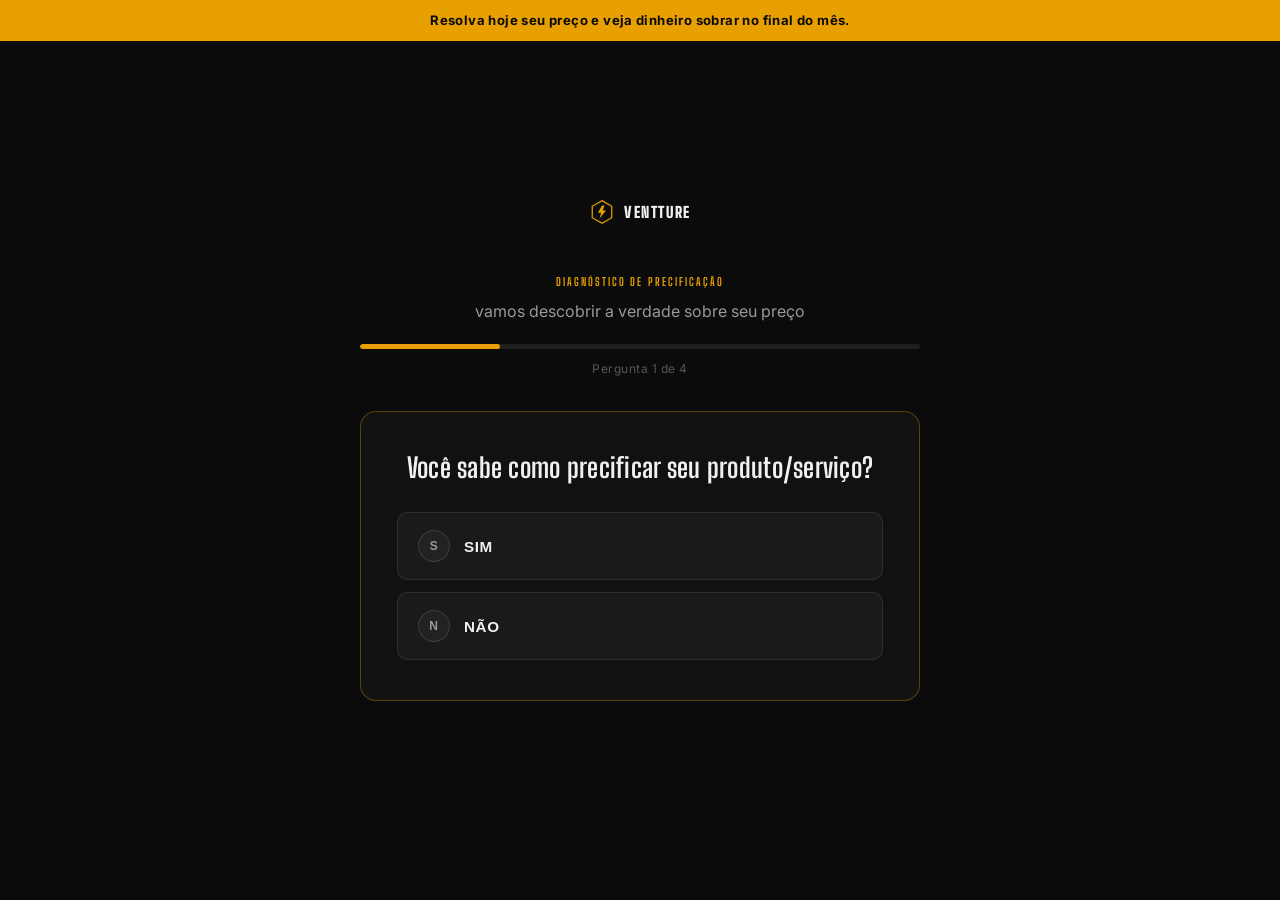
<file: quiz.html>
<!DOCTYPE html>
<html lang="pt-BR">
<head>
  <meta charset="UTF-8" />
  <meta name="viewport" content="width=device-width, initial-scale=1.0" />
  <meta name="robots" content="noindex, nofollow" />
  <title>Diagnóstico de Precificação – Ventture</title>

  <link rel="preconnect" href="https://fonts.googleapis.com" crossorigin />
  <link rel="preconnect" href="https://fonts.gstatic.com" crossorigin />
  <link rel="stylesheet" href="https://fonts.googleapis.com/css2?family=Big+Shoulders+Display:wght@700;900&family=Inter:wght@400;500;600;700;800&display=swap" media="print" onload="this.media='all'" />
  <noscript><link rel="stylesheet" href="https://fonts.googleapis.com/css2?family=Big+Shoulders+Display:wght@700;900&family=Inter:wght@400;500;600;700;800&display=swap" /></noscript>

  <style>
    *, *::before, *::after { box-sizing: border-box; margin: 0; padding: 0; }

    :root {
      --bg:      #0b0b0b;
      --surface: #131313;
      --border:  rgba(255,255,255,0.07);
      --gold:    #E8A000;
      --gold-dim:rgba(232,160,0,0.08);
      --gold-bd: rgba(232,160,0,0.35);
      --white:   #f0f0f0;
      --mid:     #999;
      --dim:     #555;
    }

    html { -webkit-text-size-adjust: 100%; }

    /* ── TARJA TOPO ── */
    .top-bar {
      position: fixed;
      top: 0;
      left: 0;
      right: 0;
      background: var(--gold);
      color: #0b0b0b;
      font-size: 0.82rem;
      font-weight: 700;
      letter-spacing: 0.03em;
      text-align: center;
      padding: 10px 16px;
      z-index: 100;
    }

    body {
      padding-top: 88px;
      background: var(--bg);
      color: var(--white);
      font-family: 'Inter', system-ui, -apple-system, sans-serif;
      font-size: 16px;
      line-height: 1.6;
      -webkit-font-smoothing: antialiased;
      min-height: 100svh;
      display: flex;
      flex-direction: column;
      align-items: center;
      justify-content: center;
      padding: 40px 24px;
      text-align: center;
    }

    /* ── LOGO ── */
    .logo {
      display: inline-flex;
      align-items: center;
      gap: 9px;
      margin-bottom: 48px;
      text-decoration: none;
    }
    .logo svg { width: 26px; height: 26px; }
    .logo-name {
      font-family: 'Big Shoulders Display', 'Inter', sans-serif;
      font-size: 0.95rem;
      font-weight: 900;
      letter-spacing: 0.1em;
      color: var(--white);
    }

    /* ── HEADER ── */
    .quiz-header { width: 100%; max-width: 560px; margin-bottom: 32px; }

    .quiz-label {
      font-family: 'Big Shoulders Display', 'Inter', sans-serif;
      font-size: 0.7rem;
      font-weight: 700;
      letter-spacing: 0.18em;
      color: var(--gold);
      margin-bottom: 8px;
    }

    .quiz-subtitle {
      color: var(--mid);
      font-size: 1rem;
      font-weight: 400;
      margin-bottom: 20px;
    }
    .quiz-subtitle strong { color: var(--white); font-weight: 600; }

    /* ── PROGRESS BAR ── */
    .progress-wrap {
      width: 100%;
      height: 5px;
      background: rgba(255,255,255,0.08);
      border-radius: 99px;
      overflow: hidden;
      margin-bottom: 10px;
    }
    .progress-fill {
      height: 100%;
      background: var(--gold);
      border-radius: 99px;
      transition: width 0.45s cubic-bezier(.4,0,.2,1);
    }
    .progress-label {
      color: var(--dim);
      font-size: 0.75rem;
      letter-spacing: 0.04em;
    }

    /* ── CARD ── */
    .card {
      width: 100%;
      max-width: 560px;
      background: #111;
      border: 1px solid var(--gold-bd);
      border-radius: 16px;
      padding: 40px 36px;
    }

    .question {
      font-family: 'Big Shoulders Display', 'Inter', sans-serif;
      font-size: clamp(1.35rem, 4vw, 1.7rem);
      font-weight: 700;
      line-height: 1.2;
      margin-bottom: 28px;
      letter-spacing: 0.01em;
    }

    /* ── OPTIONS ── */
    .options { display: flex; flex-direction: column; gap: 12px; }

    .opt {
      display: flex;
      align-items: center;
      gap: 14px;
      background: #1a1a1a;
      border: 1px solid rgba(255,255,255,0.09);
      border-radius: 10px;
      padding: 17px 20px;
      font-size: 0.95rem;
      font-weight: 600;
      color: var(--white);
      cursor: pointer;
      text-align: left;
      transition: background 0.15s, border-color 0.15s, transform 0.1s;
      letter-spacing: 0.04em;
      -webkit-tap-highlight-color: transparent;
      user-select: none;
    }
    .opt:hover  { background: #222; border-color: rgba(232,160,0,0.3); }
    .opt:active { transform: scale(0.98); }

    .opt-icon {
      width: 32px;
      height: 32px;
      border-radius: 50%;
      border: 1px solid rgba(255,255,255,0.12);
      background: rgba(255,255,255,0.04);
      display: flex;
      align-items: center;
      justify-content: center;
      flex-shrink: 0;
      font-size: 0.75rem;
      font-weight: 700;
      color: var(--mid);
      transition: background 0.15s, border-color 0.15s, color 0.15s;
    }

    .opt:hover .opt-icon {
      background: var(--gold-dim);
      border-color: var(--gold-bd);
      color: var(--gold);
    }

    /* ── RESULTADO ── */
    .result { display: none; width: 100%; max-width: 560px; }

    .result-ico {
      width: 72px;
      height: 72px;
      border-radius: 50%;
      background: var(--gold-dim);
      border: 1px solid var(--gold-bd);
      display: flex;
      align-items: center;
      justify-content: center;
      margin: 0 auto 28px;
    }
    .result-ico svg {
      width: 32px;
      height: 32px;
      stroke: var(--gold);
      stroke-width: 2;
      stroke-linecap: round;
      stroke-linejoin: round;
      fill: none;
    }

    .result-title {
      font-family: 'Big Shoulders Display', 'Inter', sans-serif;
      font-size: clamp(1.8rem, 5vw, 2.4rem);
      font-weight: 900;
      line-height: 1.1;
      margin-bottom: 14px;
    }
    .result-title span { color: var(--gold); }

    .result-desc {
      color: var(--mid);
      font-size: 0.97rem;
      line-height: 1.75;
      max-width: 420px;
      margin: 0 auto 32px;
    }

    .result-score {
      display: inline-flex;
      align-items: center;
      gap: 8px;
      background: var(--gold-dim);
      border: 1px solid var(--gold-bd);
      border-radius: 99px;
      padding: 8px 20px;
      font-size: 0.85rem;
      font-weight: 700;
      color: var(--gold);
      margin-bottom: 28px;
      letter-spacing: 0.04em;
    }

    .btn-cta {
      display: inline-flex;
      align-items: center;
      gap: 10px;
      background: var(--gold);
      color: #0b0b0b;
      border: none;
      border-radius: 8px;
      padding: 16px 36px;
      font-family: inherit;
      font-size: 1rem;
      font-weight: 800;
      text-decoration: none;
      cursor: pointer;
      transition: background 0.18s, transform 0.1s;
      letter-spacing: 0.02em;
    }
    .btn-cta:hover  { background: #f0a800; transform: translateY(-2px); }
    .btn-cta:active { transform: translateY(0); }

    /* ── ANIMAÇÃO ── */
    .card, .result { animation: fadeUp 0.3s ease both; }
    @keyframes fadeUp {
      from { opacity: 0; transform: translateY(12px); }
      to   { opacity: 1; transform: translateY(0); }
    }

    .hidden { display: none !important; }

    @media (max-width: 480px) {
      .card { padding: 28px 20px; }
    }
  </style>
</head>
<body>

  <div class="top-bar">Resolva hoje seu preço e veja dinheiro sobrar no final do mês.</div>

  <a href="/" class="logo">
    <svg viewBox="0 0 32 32" fill="none" xmlns="http://www.w3.org/2000/svg">
      <path d="M16 2L28 9V23L16 30L4 23V9L16 2Z" stroke="#E8A000" stroke-width="1.5"/>
      <path d="M16 8L11 17H15L13 24L21 14H17L19 8H16Z" fill="#E8A000"/>
    </svg>
    <span class="logo-name">VENTTURE</span>
  </a>

  <!-- Quiz header -->
  <div class="quiz-header" id="quizHeader">
    <div class="quiz-label">DIAGNÓSTICO DE PRECIFICAÇÃO</div>
    <div class="quiz-subtitle" id="quizSubtitle">
      vamos descobrir a verdade sobre seu preço
    </div>
    <div class="progress-wrap">
      <div class="progress-fill" id="progressFill" style="width: 20%"></div>
    </div>
    <div class="progress-label" id="progressLabel">Pergunta 1 de 5</div>
  </div>

  <!-- Card de perguntas -->
  <div class="card" id="quizCard">
    <div class="question" id="questionText"></div>
    <div class="options" id="optionsContainer"></div>
  </div>

  <!-- Resultado -->
  <div class="result" id="resultPanel">
    <div class="result-ico">
      <svg viewBox="0 0 24 24">
        <polyline points="20 6 9 17 4 12"/>
      </svg>
    </div>
    <div class="result-score" id="resultScore"></div>
    <h2 class="result-title" id="resultTitle"></h2>
    <p class="result-desc" id="resultDesc"></p>
    <a href="#" class="btn-cta" id="resultCta">
      Quero acessar o sistema gratuito →
    </a>
  </div>

  <script>
    // ── PERGUNTAS ─────────────────────────────────────────────────────────────
    const QUESTIONS = [
      {
        id: 'q1',
        text: 'Você sabe como precificar seu produto/serviço?',
        options: [
          { label: 'SIM', value: 'sim' },
          { label: 'NÃO', value: 'nao' },
        ],
      },
      {
        id: 'q2',
        text: 'Você sabe dizer se o seu preço realmente dá lucro?',
        options: [
          { label: 'SIM', value: 'sim' },
          { label: 'NÃO', value: 'nao' },
        ],
      },
      {
        id: 'q3',
        text: 'Seu contador te ajuda na formação do seu preço?',
        options: [
          { label: 'SIM', value: 'sim' },
          { label: 'NÃO', value: 'nao' },
        ],
      },
      {
        id: 'q4',
        text: 'Deseja acesso a um sistema gratuito que calcula seu preço com lucro em 1 minuto?',
        options: [
          { label: 'SIM', value: 'sim' },
          { label: 'NÃO', value: 'nao' },
        ],
      },
    ];

    // ── RESULTADOS por pontuação (quantos "NÃO" nas q1-q3) ──────────────────
    // Lógica: mais NÃO = mais dor = mais urgência = melhor lead
    // Adapte os textos conforme sua estratégia
    const RESULTS = {
      high: {  // 2-3 "NÃO" nas q1-q3 → muita dor, precisa urgente
        scoreLabel: '🔴 Diagnóstico: CRÍTICO',
        title: 'Você está <span>perdendo dinheiro</span> agora',
        desc: 'Identificamos que você ainda não tem clareza sobre a sua precificação — isso significa que provavelmente está cobrando menos do que deveria. O simulador gratuito vai te mostrar em 1 minuto exatamente quanto cobrar para ter lucro real.',
        ctaText: 'Falar com especialista no WhatsApp →',
        ctaUrl: '/obrigado',
      },
      mid: {   // 1 "NÃO" nas q1-q3 → dor moderada
        scoreLabel: '🟡 Diagnóstico: ATENÇÃO',
        title: 'Você está <span>quase lá</span>',
        desc: 'Você tem algum entendimento de precificação, mas ainda há uma lacuna que pode estar custando caro. O simulador gratuito vai preencher esse gap e garantir que você não deixe dinheiro na mesa.',
        ctaText: 'Falar com especialista no WhatsApp →',
        ctaUrl: '/obrigado',
      },
      low: {   // 0 "NÃO" nas q1-q3 → já tem controle
        scoreLabel: '🟢 Diagnóstico: BOM',
        title: 'Você já tem <span>controle</span>',
        desc: 'Parabéns — você já tem clareza sobre sua precificação. O simulador gratuito pode te ajudar a otimizar ainda mais e confirmar que seus números estão corretos.',
        ctaText: 'Falar com especialista no WhatsApp →',
        ctaUrl: '/obrigado',
      },
    };

    // ── STATE ─────────────────────────────────────────────────────────────────
    var _current  = 0;
    var _answers  = {};
    var _userName = '';

    // Lê nome do localStorage (preenchido na landing page)
    try {
      var u = JSON.parse(localStorage.getItem('vt_user') || '{}');
      _userName = (u.fn || '').split(' ')[0]; // primeiro nome
    } catch(e) {}

    // Atualiza subtítulo com nome
    if (_userName) {
      document.getElementById('quizSubtitle').innerHTML =
        '<strong>' + _userName.toLowerCase() + '</strong>, vamos descobrir a verdade sobre seu preço';
    }

    // ── RENDER ────────────────────────────────────────────────────────────────
    function render() {
      var q   = QUESTIONS[_current];
      var pct = Math.round(((_current + 1) / QUESTIONS.length) * 100);

      document.getElementById('progressFill').style.width  = pct + '%';
      document.getElementById('progressLabel').textContent =
        'Pergunta ' + (_current + 1) + ' de ' + QUESTIONS.length;

      document.getElementById('questionText').textContent = q.text;

      var container = document.getElementById('optionsContainer');
      container.innerHTML = '';
      q.options.forEach(function(opt) {
        var btn = document.createElement('button');
        btn.className = 'opt';
        btn.innerHTML =
          '<span class="opt-icon">' + opt.label.charAt(0) + '</span>' +
          opt.label;
        btn.addEventListener('click', function() { answer(q.id, opt.value); });
        container.appendChild(btn);
      });

      // re-trigger animation
      var card = document.getElementById('quizCard');
      card.style.animation = 'none';
      card.offsetHeight; // reflow
      card.style.animation = '';
    }

    function answer(qId, value) {
      _answers[qId] = value;

      if (_current < QUESTIONS.length - 1) {
        _current++;
        render();
      } else {
        showResult();
      }
    }

    // ── RESULTADO ─────────────────────────────────────────────────────────────
    function showResult() {
      // Conta NÃO nas primeiras 3 perguntas (q1, q2, q3)
      var painScore = ['q1','q2','q3'].filter(function(id) {
        return _answers[id] === 'nao';
      }).length;

      var key = painScore >= 2 ? 'high' : painScore === 1 ? 'mid' : 'low';
      var r   = RESULTS[key];

      document.getElementById('resultScore').textContent  = r.scoreLabel;
      document.getElementById('resultTitle').innerHTML    = r.title;
      document.getElementById('resultDesc').textContent   = r.desc;
      document.getElementById('resultCta').textContent    = r.ctaText;
      document.getElementById('resultCta').href           = r.ctaUrl;

      document.getElementById('quizHeader').classList.add('hidden');
      document.getElementById('quizCard').classList.add('hidden');

      var panel = document.getElementById('resultPanel');
      panel.style.display = 'block';
      panel.style.animation = 'none';
      panel.offsetHeight;
      panel.style.animation = '';
    }

    // ── INIT ──────────────────────────────────────────────────────────────────
    render();
  </script>
</body>
</html>
</file>
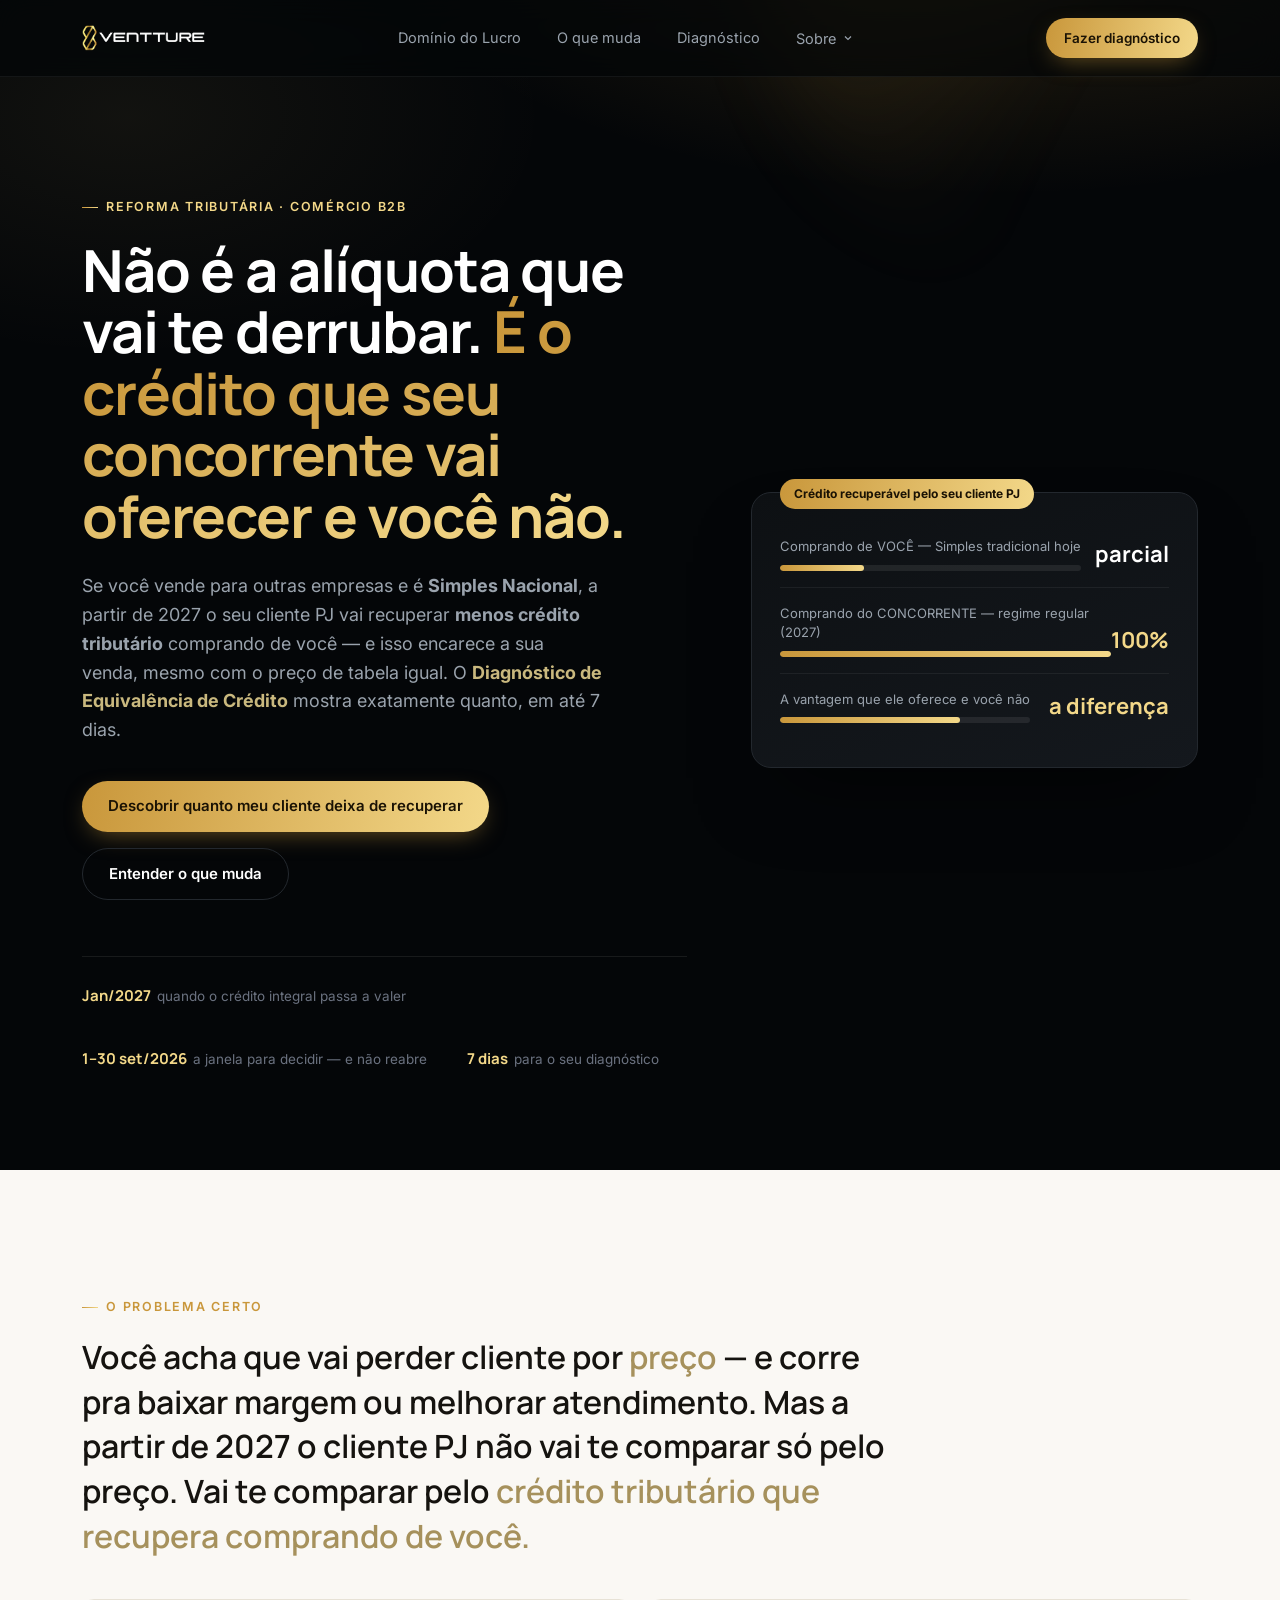
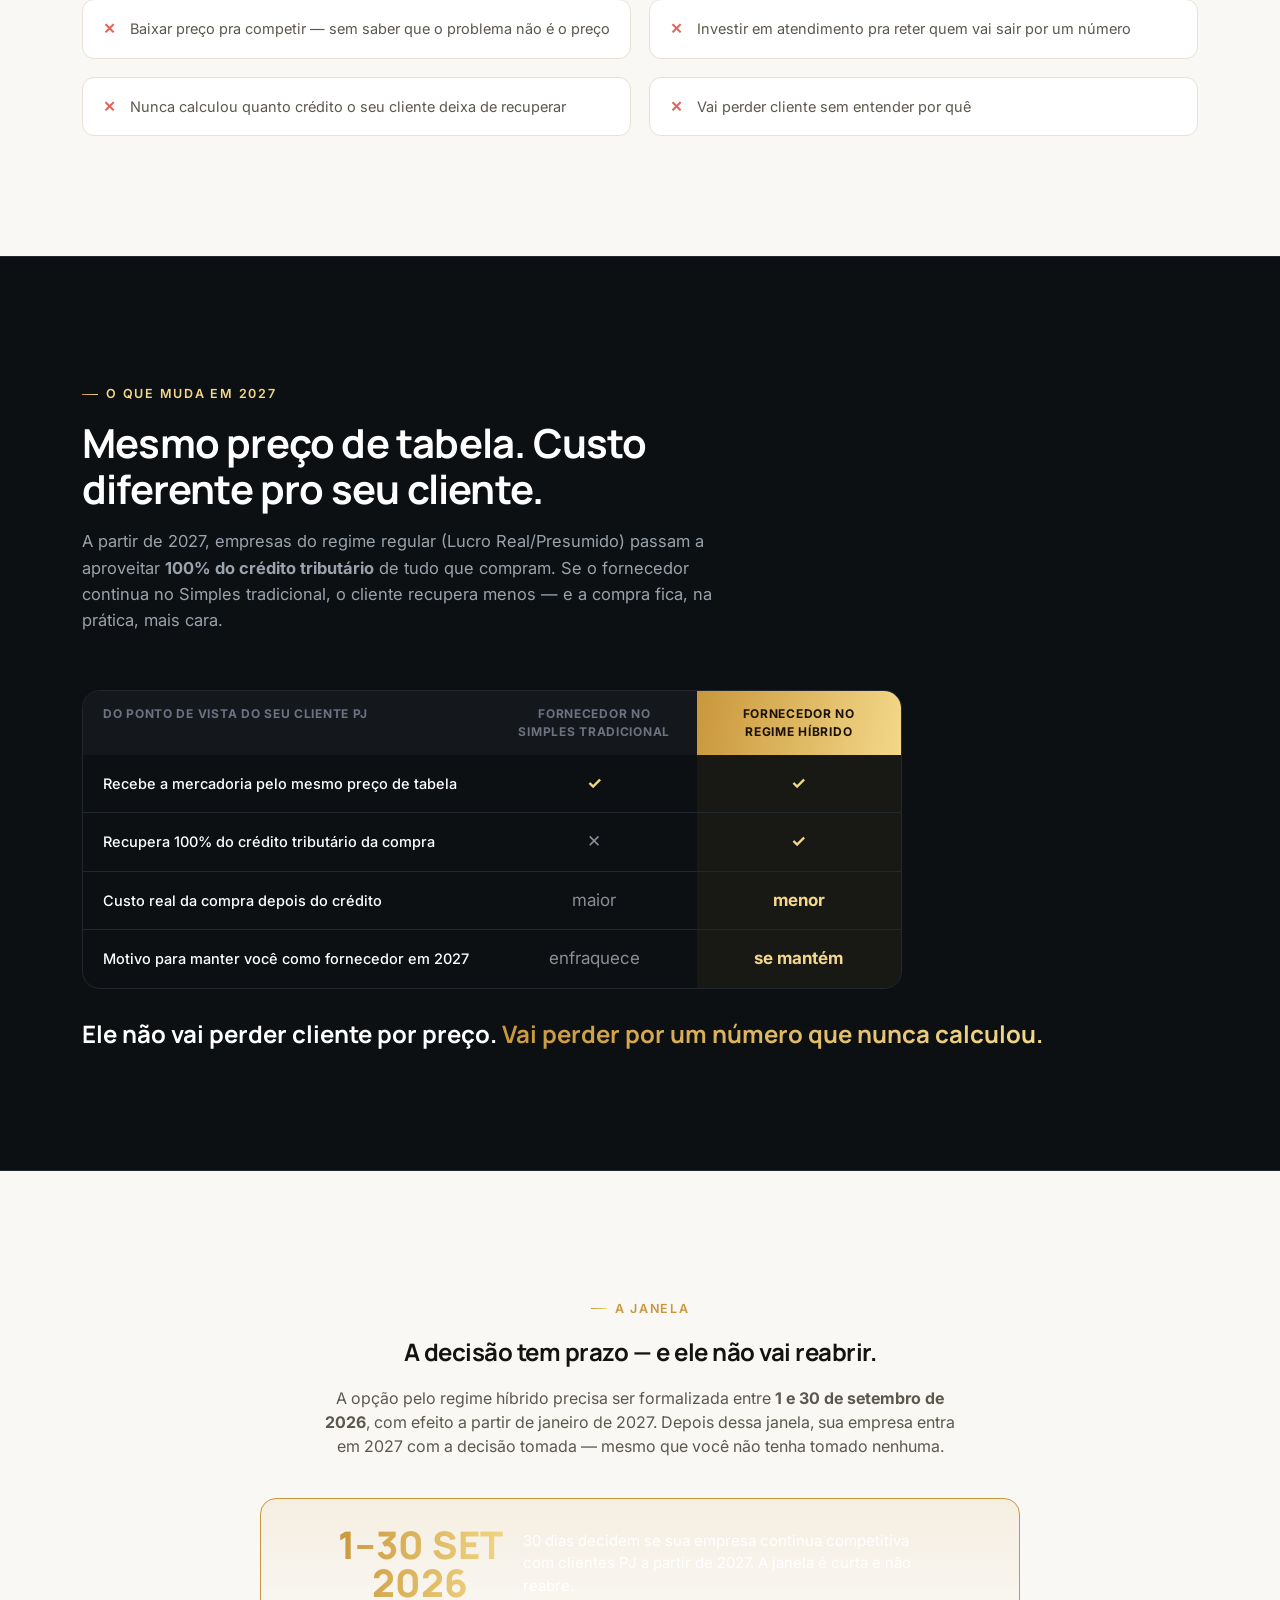
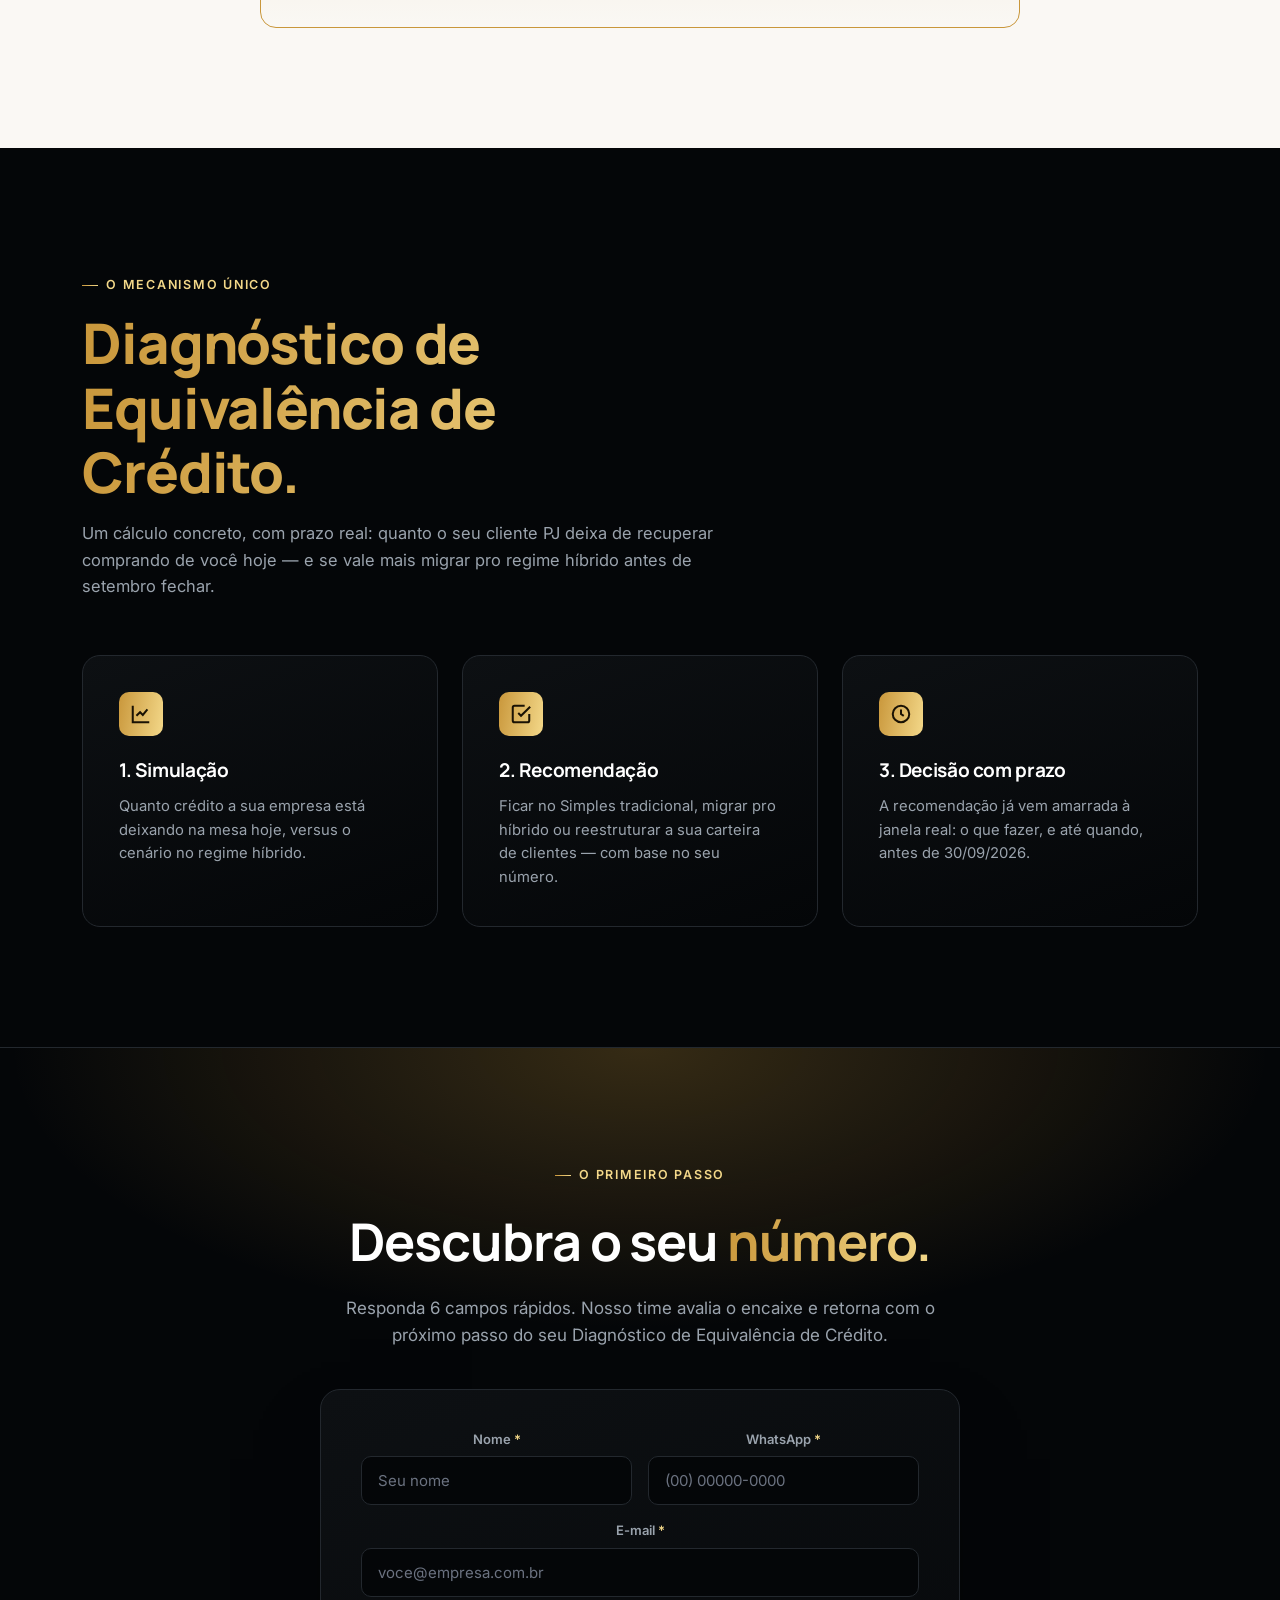
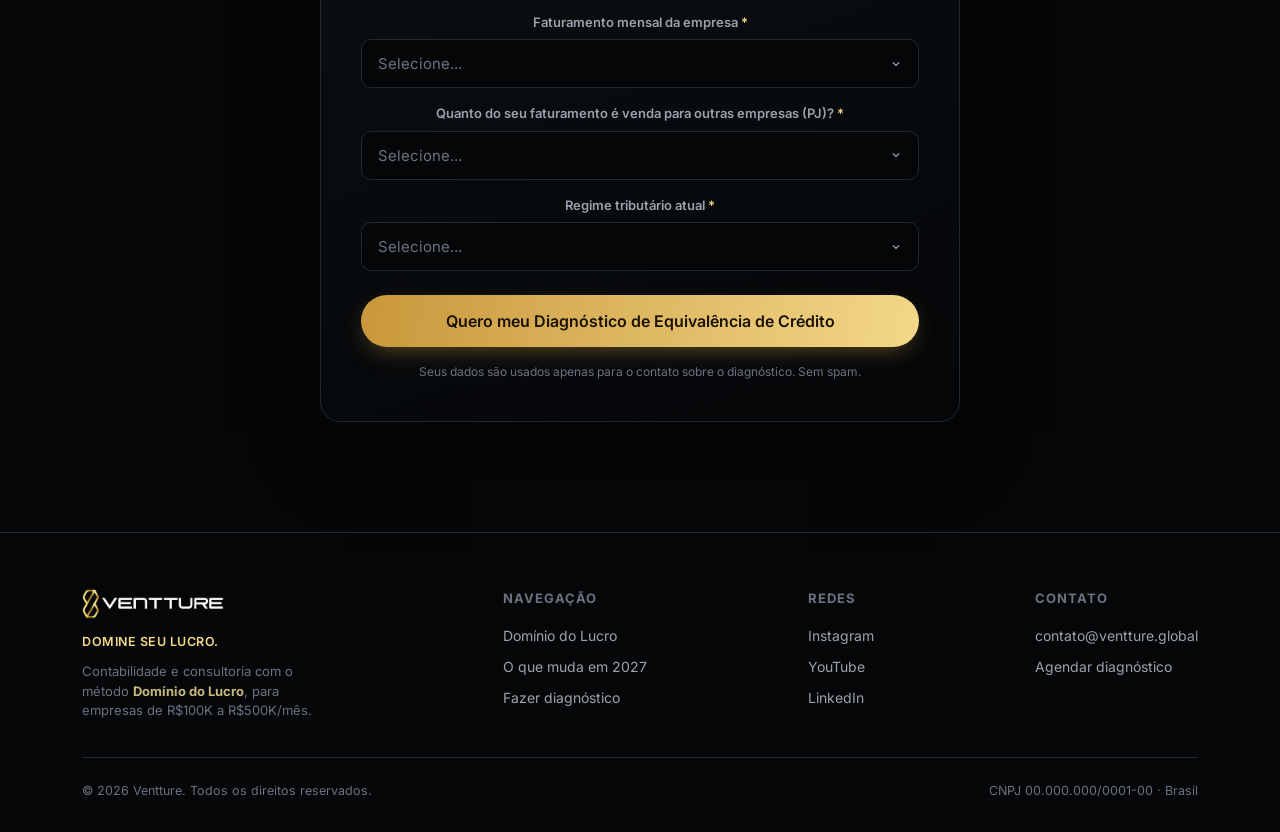
<file: reforma-tributaria.html>
<!DOCTYPE html>
<html lang="pt-BR">
<head>
<meta charset="UTF-8">
<meta name="viewport" content="width=device-width, initial-scale=1.0">
<title>Reforma Tributária 2027 — seu cliente PJ vai calcular o crédito | Ventture</title>
<meta name="description" content="Se você vende para empresas e é Simples Nacional, o crédito tributário do seu concorrente pode custar seus clientes em 2027. Diagnóstico de Equivalência de Crédito: descubra quanto seu cliente deixa de recuperar comprando de você — antes da janela de setembro/2026 fechar.">
<link rel="preconnect" href="https://fonts.googleapis.com">
<link rel="preconnect" href="https://fonts.gstatic.com" crossorigin>
<link href="https://fonts.googleapis.com/css2?family=Manrope:wght@400;500;600;700;800&family=Inter:wght@400;500;600&display=swap" rel="stylesheet">
<link rel="stylesheet" href="style.css">
<style>
  /* ===== ajustes específicos (Campanha Reforma Tributária B2B) ===== */
  .two-col{display:grid;grid-template-columns:1fr 1fr;gap:56px;align-items:center;}
  @media(max-width:900px){.two-col{grid-template-columns:1fr;gap:36px;}}
  .lead-line{color:var(--muted);font-size:16.5px;line-height:1.65;max-width:560px;}
  .section-light .lead-line{color:var(--ink-muted);}
  .kicker-line{font-family:var(--display);font-weight:700;font-size:clamp(19px,2.2vw,24px);line-height:1.4;color:var(--white);}
  .section-light .kicker-line{color:var(--ink);}

  /* deadline / urgência */
  .deadline-banner{
    display:flex;align-items:center;gap:20px;flex-wrap:wrap;justify-content:center;
    background:linear-gradient(180deg, rgba(201,151,59,.10), transparent);
    border:1px solid var(--gold-1);border-radius:16px;padding:26px 30px;max-width:760px;margin:0 auto;
  }
  .deadline-banner .dl-date{font-family:var(--display);font-weight:800;font-size:clamp(24px,3.4vw,38px);
    background:var(--gold-grad);-webkit-background-clip:text;background-clip:text;color:transparent;line-height:1;}
  .deadline-banner .dl-text{font-size:15px;color:var(--white);text-align:left;max-width:420px;line-height:1.5;}

  /* oferta / entregáveis */
  .deliver-grid{display:grid;grid-template-columns:repeat(3,1fr);gap:24px;margin-top:8px;}
  @media(max-width:860px){.deliver-grid{grid-template-columns:1fr;}}

  /* ===== FORMULÁRIO ===== */
  .form-wrap{
    background:linear-gradient(160deg,var(--surface),var(--bg-true));
    border:1px solid var(--line);border-radius:20px;padding:40px;
    max-width:640px;margin:0 auto;box-shadow:0 40px 80px -30px rgba(0,0,0,.6);
  }
  @media(max-width:600px){.form-wrap{padding:28px 22px;}}
  .form-grid{display:grid;grid-template-columns:1fr 1fr;gap:16px;}
  @media(max-width:520px){.form-grid{grid-template-columns:1fr;}}
  .form-row{margin-bottom:16px;}
  .form-row.full{grid-column:1 / -1;}
  .form-row label{display:block;font-size:13px;color:var(--muted);margin-bottom:7px;font-weight:600;}
  .form-row label .req{color:var(--gold-2);}
  .form-row input,.form-row select{
    width:100%;background:var(--bg-true);border:1px solid var(--line);border-radius:10px;
    padding:14px 16px;color:var(--white);font-family:var(--body);font-size:15px;transition:border-color .2s;
  }
  .form-row input::placeholder{color:var(--muted-2);}
  .form-row input:focus,.form-row select:focus{outline:none;border-color:var(--gold-1);}
  .form-row select{appearance:none;-webkit-appearance:none;cursor:pointer;
    background-image:url("data:image/svg+xml,%3Csvg width='12' height='12' viewBox='0 0 24 24' fill='none' stroke='%239aa3ad' stroke-width='2.4' xmlns='http://www.w3.org/2000/svg'%3E%3Cpath d='M6 9l6 6 6-6'/%3E%3C/svg%3E");
    background-repeat:no-repeat;background-position:right 16px center;padding-right:42px;}
  .form-row select:invalid{color:var(--muted-2);}
  .form-wrap .btn{width:100%;margin-top:8px;padding:16px 26px;font-size:16px;}
  .form-note{font-size:12px;color:var(--muted-2);margin-top:16px;text-align:center;line-height:1.5;}
  .form-error{display:none;color:#e0665c;font-size:13.5px;margin-top:14px;text-align:center;}
  .form-error.show{display:block;}
  .form-success{display:none;text-align:center;}
  .form-success.show{display:block;animation:fadein .35s ease;}
  .form-success .ico{width:64px;height:64px;border-radius:50%;background:var(--gold-grad);
    display:flex;align-items:center;justify-content:center;margin:0 auto 22px;}
  .form-success h3{font-size:22px;margin-bottom:12px;}
  .form-success p{color:var(--muted);font-size:15px;line-height:1.6;max-width:420px;margin:0 auto;}
</style>
</head>
<body>
<header>
  <nav>
    <a href="#" class="logo"><img src="[data-uri]" alt="Ventture" style="height:26px;width:auto;"></a>
    <div class="nav-links">
      <a href="dominiodolucro.html">Domínio do Lucro</a>
      <a href="#mecanismo">O que muda</a>
      <a href="#diagnostico">Diagnóstico</a>
      <div class="nav-dropdown" id="sobreDropdown">
        <button class="nav-dropdown-trigger" id="sobreTrigger">
          Sobre
          <svg width="12" height="12" viewBox="0 0 24 24" fill="none" stroke="currentColor" stroke-width="2.4"><path d="M6 9l6 6 6-6"/></svg>
        </button>
        <div class="nav-dropdown-menu">
          <a href="#">Dashboard</a>
          <a href="#">Suporte</a>
          <a href="#">Sobre a Ventture</a>
        </div>
      </div>
    </div>
    <div class="nav-cta">
      <a href="#diagnostico" class="btn btn-primary btn-sm">Fazer diagnóstico</a>
      <button class="burger" aria-label="Menu">☰</button>
    </div>
  </nav>
</header>

<!-- ================= HERO ================= -->
<section class="hero">
  <div class="wrap hero-grid">
    <div>
      <span class="eyebrow">REFORMA TRIBUTÁRIA · COMÉRCIO B2B</span>
      <h1>Não é a alíquota que vai te derrubar. <span class="accent">É o crédito que seu concorrente vai oferecer e você não.</span></h1>
      <p class="lead">Se você vende para outras empresas e é <b>Simples Nacional</b>, a partir de 2027 o seu cliente PJ vai recuperar <b>menos crédito tributário</b> comprando de você — e isso encarece a sua venda, mesmo com o preço de tabela igual. O <span class="method-name">Diagnóstico de Equivalência de Crédito</span> mostra exatamente quanto, em até 7 dias.</p>
      <div class="hero-ctas">
        <a href="#diagnostico" class="btn btn-primary">Descobrir quanto meu cliente deixa de recuperar</a>
        <a href="#mecanismo" class="btn btn-ghost">Entender o que muda</a>
      </div>
      <div class="trust-bar">
        <div class="trust-item"><b>Jan/2027</b>quando o crédito integral passa a valer</div>
        <div class="trust-item"><b>1–30 set/2026</b>a janela para decidir — e não reabre</div>
        <div class="trust-item"><b>7 dias</b>para o seu diagnóstico</div>
      </div>
    </div>
    <div class="hero-visual">
      <span class="tag">Crédito recuperável pelo seu cliente PJ</span>
      <div class="mini-stat">
        <div><div class="label">Comprando de VOCÊ — Simples tradicional hoje</div><div class="bar"><span style="width:28%"></span></div></div>
        <div class="val">parcial</div>
      </div>
      <div class="mini-stat">
        <div><div class="label">Comprando do CONCORRENTE — regime regular (2027)</div><div class="bar"><span style="width:100%"></span></div></div>
        <div class="val gold">100%</div>
      </div>
      <div class="mini-stat">
        <div><div class="label">A vantagem que ele oferece e você não</div><div class="bar"><span style="width:72%"></span></div></div>
        <div class="val gold">a diferença</div>
      </div>
    </div>
  </div>
</section>

<!-- ================= BLOCO 1 — SINTOMA vs RAIZ ================= -->
<section class="pain section-pad section-light">
  <div class="wrap">
    <span class="eyebrow">O PROBLEMA CERTO</span>
    <p class="pain-quote" style="margin-top:18px;">Você acha que vai perder cliente por <span class="hi">preço</span> — e corre pra baixar margem ou melhorar atendimento. Mas a partir de 2027 o cliente PJ não vai te comparar só pelo preço. Vai te comparar pelo <span class="hi">crédito tributário que recupera comprando de você.</span></p>
    <div class="pain-list">
      <div class="pain-item"><span class="x">✕</span>Baixar preço pra competir — sem saber que o problema não é o preço</div>
      <div class="pain-item"><span class="x">✕</span>Investir em atendimento pra reter quem vai sair por um número</div>
      <div class="pain-item"><span class="x">✕</span>Nunca calculou quanto crédito o seu cliente deixa de recuperar</div>
      <div class="pain-item"><span class="x">✕</span>Vai perder cliente sem entender por quê</div>
    </div>
  </div>
</section>

<!-- ================= BLOCO 2 — O MECANISMO (o que muda) ================= -->
<section class="method section-pad" id="mecanismo">
  <div class="wrap">
    <div class="section-head">
      <span class="eyebrow">O QUE MUDA EM 2027</span>
      <h2 style="margin-top:16px;">Mesmo preço de tabela. Custo diferente pro seu cliente.</h2>
      <p>A partir de 2027, empresas do regime regular (Lucro Real/Presumido) passam a aproveitar <b>100% do crédito tributário</b> de tudo que compram. Se o fornecedor continua no Simples tradicional, o cliente recupera menos — e a compra fica, na prática, mais cara.</p>
    </div>

    <div class="compare-wrap">
      <div class="compare-head">
        <div>Do ponto de vista do seu cliente PJ</div>
        <div>Fornecedor no Simples tradicional</div>
        <div class="vt-col">Fornecedor no regime híbrido</div>
      </div>
      <div class="compare-row">
        <div class="need">Recebe a mercadoria pelo mesmo preço de tabela</div>
        <div class="mark yes">✓</div>
        <div class="mark yes vt-cell">✓</div>
      </div>
      <div class="compare-row">
        <div class="need">Recupera 100% do crédito tributário da compra</div>
        <div class="mark no">✕</div>
        <div class="mark yes vt-cell">✓</div>
      </div>
      <div class="compare-row">
        <div class="need">Custo real da compra depois do crédito</div>
        <div class="mark no">maior</div>
        <div class="mark yes vt-cell">menor</div>
      </div>
      <div class="compare-row">
        <div class="need">Motivo para manter você como fornecedor em 2027</div>
        <div class="mark no">enfraquece</div>
        <div class="mark yes vt-cell">se mantém</div>
      </div>
    </div>

    <p class="kicker-line" style="margin-top:28px;">Ele não vai perder cliente por preço. <span class="accent" style="background:var(--gold-grad);-webkit-background-clip:text;background-clip:text;color:transparent;">Vai perder por um número que nunca calculou.</span></p>
  </div>
</section>

<!-- ================= BLOCO 3 — A JANELA DE SETEMBRO ================= -->
<section class="section-pad section-light" id="prazo">
  <div class="wrap" style="text-align:center;">
    <span class="eyebrow" style="justify-content:center;">A JANELA</span>
    <h2 style="margin-top:16px;max-width:720px;margin-left:auto;margin-right:auto;">A decisão tem prazo — e ele não vai reabrir.</h2>
    <p style="max-width:640px;margin:16px auto 40px;">A opção pelo regime híbrido precisa ser formalizada entre <b>1 e 30 de setembro de 2026</b>, com efeito a partir de janeiro de 2027. Depois dessa janela, sua empresa entra em 2027 com a decisão tomada — mesmo que você não tenha tomado nenhuma.</p>
    <div class="deadline-banner">
      <span class="dl-date">1–30 SET<br>2026</span>
      <span class="dl-text">30 dias decidem se sua empresa continua competitiva com clientes PJ a partir de 2027. A janela é curta e não reabre.</span>
    </div>
  </div>
</section>

<!-- ================= BLOCO 4 — A OFERTA (diagnóstico) ================= -->
<section class="section-pad" id="diagnostico-info">
  <div class="wrap">
    <div class="section-head">
      <span class="eyebrow">O MECANISMO ÚNICO</span>
      <h2 class="method-hero-name" style="font-size:clamp(30px,5vw,56px);">Diagnóstico de Equivalência de Crédito.</h2>
      <p>Um cálculo concreto, com prazo real: quanto o seu cliente PJ deixa de recuperar comprando de você hoje — e se vale mais migrar pro regime híbrido antes de setembro fechar.</p>
    </div>
    <div class="deliver-grid">
      <div class="value-card">
        <div class="ic"><svg width="22" height="22" viewBox="0 0 24 24" fill="none" stroke="#1a1204" stroke-width="2.2"><path d="M3 3v18h18"/><path d="M7 14l4-4 3 3 5-6"/></svg></div>
        <h3>1. Simulação</h3>
        <p>Quanto crédito a sua empresa está deixando na mesa hoje, versus o cenário no regime híbrido.</p>
      </div>
      <div class="value-card">
        <div class="ic"><svg width="22" height="22" viewBox="0 0 24 24" fill="none" stroke="#1a1204" stroke-width="2.2"><path d="M9 11l3 3L22 4"/><path d="M21 12v7a2 2 0 0 1-2 2H5a2 2 0 0 1-2-2V5a2 2 0 0 1 2-2h11"/></svg></div>
        <h3>2. Recomendação</h3>
        <p>Ficar no Simples tradicional, migrar pro híbrido ou reestruturar a sua carteira de clientes — com base no seu número.</p>
      </div>
      <div class="value-card">
        <div class="ic"><svg width="22" height="22" viewBox="0 0 24 24" fill="none" stroke="#1a1204" stroke-width="2.2"><circle cx="12" cy="12" r="9"/><path d="M12 7v5l3 2"/></svg></div>
        <h3>3. Decisão com prazo</h3>
        <p>A recomendação já vem amarrada à janela real: o que fazer, e até quando, antes de 30/09/2026.</p>
      </div>
    </div>
  </div>
</section>

<!-- ================= BLOCO 5 — FORMULÁRIO / CONVERSÃO ================= -->
<section class="final-cta" id="diagnostico" style="padding:110px 0;">
  <div class="wrap">
    <span class="eyebrow" style="justify-content:center;">O PRIMEIRO PASSO</span>
    <h2 style="margin:18px 0 14px;">Descubra o seu <span style="background:var(--gold-grad);-webkit-background-clip:text;background-clip:text;color:transparent;">número.</span></h2>
    <p style="color:var(--muted);font-size:17px;max-width:600px;margin:0 auto 40px;line-height:1.6;">Responda 6 campos rápidos. Nosso time avalia o encaixe e retorna com o próximo passo do seu Diagnóstico de Equivalência de Crédito.</p>

    <div class="form-wrap">
      <form id="leadForm" novalidate>
        <div class="form-grid">
          <div class="form-row">
            <label for="f-nome">Nome <span class="req">*</span></label>
            <input type="text" id="f-nome" name="nome" placeholder="Seu nome" required>
          </div>
          <div class="form-row">
            <label for="f-whats">WhatsApp <span class="req">*</span></label>
            <input type="tel" id="f-whats" name="whatsapp" placeholder="(00) 00000-0000" required>
          </div>
        </div>
        <div class="form-row full">
          <label for="f-email">E-mail <span class="req">*</span></label>
          <input type="email" id="f-email" name="email" placeholder="voce@empresa.com.br" required>
        </div>
        <div class="form-row full">
          <label for="f-fat">Faturamento mensal da empresa <span class="req">*</span></label>
          <select id="f-fat" name="faturamento" required>
            <option value="" disabled selected>Selecione...</option>
            <option value="Até R$ 100 mil/mês">Até R$ 100 mil/mês</option>
            <option value="R$ 100 mil a R$ 300 mil/mês">R$ 100 mil a R$ 300 mil/mês</option>
            <option value="R$ 300 mil a R$ 1 milhão/mês">R$ 300 mil a R$ 1 milhão/mês</option>
            <option value="Acima de R$ 1 milhão/mês">Acima de R$ 1 milhão/mês</option>
          </select>
        </div>
        <div class="form-row full">
          <label for="f-b2b">Quanto do seu faturamento é venda para outras empresas (PJ)? <span class="req">*</span></label>
          <select id="f-b2b" name="b2b" required>
            <option value="" disabled selected>Selecione...</option>
            <option value="Mais de 70% é B2B">Mais de 70% é venda para empresas</option>
            <option value="Entre 30% e 70% é B2B">Entre 30% e 70% é venda para empresas</option>
            <option value="Menos de 30% é B2B">Menos de 30% é venda para empresas</option>
          </select>
        </div>
        <div class="form-row full">
          <label for="f-regime">Regime tributário atual <span class="req">*</span></label>
          <select id="f-regime" name="regime" required>
            <option value="" disabled selected>Selecione...</option>
            <option value="Simples Nacional">Simples Nacional</option>
            <option value="Lucro Presumido">Lucro Presumido</option>
            <option value="Lucro Real">Lucro Real</option>
            <option value="Não sei">Não sei</option>
          </select>
        </div>
        <button type="submit" class="btn btn-primary" id="leadSubmit">Quero meu Diagnóstico de Equivalência de Crédito</button>
        <div class="form-error" id="formError">Não foi possível enviar. Confira os campos e tente novamente.</div>
        <p class="form-note">Seus dados são usados apenas para o contato sobre o diagnóstico. Sem spam.</p>
      </form>

      <div class="form-success" id="formSuccess">
        <div class="ico"><svg width="30" height="30" viewBox="0 0 24 24" fill="none" stroke="#1a1204" stroke-width="3"><path d="M20 6L9 17l-5-5"/></svg></div>
        <h3>Recebemos os seus dados.</h3>
        <p id="successMsg">Nosso time vai avaliar o seu perfil e entrar em contato pelo WhatsApp com o próximo passo do seu diagnóstico.</p>
      </div>
    </div>
  </div>
</section>

<script>
  (function(){
    const form = document.getElementById('leadForm');
    if(!form) return;

    // ── tracking (mesmo padrão das demais páginas: /tracker = Meta CAPI + GA4) ──
    function genEventId(){ return Date.now().toString(36) + Math.random().toString(36).slice(2,10); }
    function getCookie(name){
      var m = document.cookie.match(new RegExp('(?:^|;)\\s*' + name + '=([^;]*)'));
      return m ? decodeURIComponent(m[1]) : '';
    }
    function buildFbc(){
      try { var f = new URLSearchParams(window.location.search).get('fbclid');
        return f ? 'fb.1.' + Date.now() + '.' + f : ''; } catch(e){ return ''; }
    }
    function track(eventName, userData, customData){
      var eventId = genEventId();
      if(typeof fbq !== 'undefined'){
        try { fbq('track', eventName, customData || {}, { eventID: eventId }); } catch(e){}
      }
      fetch('/tracker', {
        method: 'POST', keepalive: true,
        headers: { 'Content-Type': 'application/json' },
        body: JSON.stringify({
          event_name: eventName, event_id: eventId,
          user_data: userData || {}, custom_data: customData || {},
          source_url: window.location.href,
          fbp: getCookie('_fbp'), fbc: getCookie('_fbc') || buildFbc(),
          session_id: getCookie('_krob_sid'),
        }),
      }).catch(function(){});
    }

    const btn = document.getElementById('leadSubmit');
    const errBox = document.getElementById('formError');
    const successBox = document.getElementById('formSuccess');
    const successMsg = document.getElementById('successMsg');

    form.addEventListener('submit', async function(e){
      e.preventDefault();
      errBox.classList.remove('show');

      if(!form.checkValidity()){
        form.reportValidity();
        return;
      }

      const data = {
        nome:        document.getElementById('f-nome').value.trim(),
        whatsapp:    document.getElementById('f-whats').value.trim(),
        email:       document.getElementById('f-email').value.trim(),
        faturamento: document.getElementById('f-fat').value,
        b2b:         document.getElementById('f-b2b').value,
        regime:      document.getElementById('f-regime').value,
      };

      // dispara conversão (Meta CAPI + GA4) — não bloqueia o envio do lead
      track('Lead', { em: data.email, ph: data.whatsapp, fn: data.nome }, { currency: 'BRL', origem: 'reforma-tributaria-b2b' });

      btn.disabled = true;
      const originalLabel = btn.textContent;
      btn.textContent = 'Enviando...';

      try {
        // 1) cria o lead
        const res = await fetch('/api/submit', {
          method: 'POST',
          headers: { 'Content-Type': 'application/json' },
          body: JSON.stringify({
            nome: data.nome,
            whatsapp: data.whatsapp,
            email: data.email,
            faturamento: data.faturamento,
            origem: 'reforma-tributaria-b2b',
          }),
        });
        const out = await res.json();
        if(!out.ok || !out.id) throw new Error('submit falhou');

        // 2) grava as respostas de qualificação vinculadas ao lead
        await fetch('/api/submit/respostas', {
          method: 'POST',
          headers: { 'Content-Type': 'application/json' },
          body: JSON.stringify({
            id: out.id,
            respostas: {
              percentual_b2b: data.b2b,
              regime_tributario: data.regime,
            },
          }),
        });

        // mensagem conforme o encaixe (>30% B2B = perfil-alvo deste funil)
        const desqualificado = data.b2b === 'Menos de 30% é B2B';
        if(desqualificado){
          successMsg.textContent = 'Recebemos os seus dados. Como boa parte da sua venda é para consumidor final, nosso time vai avaliar se o Diagnóstico de Equivalência de Crédito faz sentido para o seu caso antes de retornar.';
        } else {
          successMsg.textContent = 'Seu perfil se encaixa no diagnóstico. Nosso time vai entrar em contato pelo WhatsApp para agendar o seu Diagnóstico de Equivalência de Crédito — antes da janela de setembro fechar.';
        }

        form.style.display = 'none';
        successBox.classList.add('show');
        successBox.scrollIntoView({ behavior: 'smooth', block: 'center' });
      } catch(err){
        btn.disabled = false;
        btn.textContent = originalLabel;
        errBox.classList.add('show');
      }
    });
  })();
</script>
<footer>
  <div class="wrap">
    <div class="foot-grid">
      <div class="foot-col">
        <a href="#" class="logo" style="margin-bottom:4px;"><img src="[data-uri]" alt="Ventture" style="height:30px;width:auto;"></a>
        <p style="color:var(--gold-2);font-size:12.5px;font-weight:600;letter-spacing:.04em;margin-top:14px;">DOMINE SEU LUCRO.</p>
        <p style="color:var(--muted-2);font-size:13px;max-width:260px;margin-top:10px;">Contabilidade e consultoria com o método <span class="method-name">Domínio do Lucro</span>, para empresas de R$100K a R$500K/mês.</p>
      </div>
      <div class="foot-col">
        <h5>Navegação</h5>
        <a href="dominiodolucro.html">Domínio do Lucro</a>
        <a href="#mecanismo">O que muda em 2027</a>
        <a href="#diagnostico">Fazer diagnóstico</a>
      </div>
      <div class="foot-col">
        <h5>Redes</h5>
        <a href="#">Instagram</a>
        <a href="#">YouTube</a>
        <a href="#">LinkedIn</a>
      </div>
      <div class="foot-col">
        <h5>Contato</h5>
        <a href="#">contato@ventture.global</a>
        <a href="#">Agendar diagnóstico</a>
      </div>
    </div>
    <div class="foot-bottom">
      <span>© <span id="year"></span> Ventture. Todos os direitos reservados.</span>
      <span>CNPJ 00.000.000/0001-00 · Brasil</span>
    </div>
  </div>
</footer>

<script>
  document.getElementById('year').textContent = new Date().getFullYear();

  // Sobre dropdown
  const sobreDropdown = document.getElementById('sobreDropdown');
  const sobreTrigger = document.getElementById('sobreTrigger');
  sobreTrigger?.addEventListener('click', (e)=>{
    e.stopPropagation();
    sobreDropdown.classList.toggle('open');
  });
  document.addEventListener('click', (e)=>{
    if(sobreDropdown && !sobreDropdown.contains(e.target)){
      sobreDropdown.classList.remove('open');
    }
  });

  // Tabs
  const tabBtns = document.querySelectorAll('.tab-btn');
  const panels = document.querySelectorAll('.tab-panel');
  tabBtns.forEach(btn=>{
    btn.addEventListener('click', ()=>{
      tabBtns.forEach(b=>b.classList.remove('active'));
      panels.forEach(p=>p.classList.remove('active'));
      btn.classList.add('active');
      document.querySelector('.tab-panel[data-panel="'+btn.dataset.tab+'"]').classList.add('active');
    });
  });

  // FAQ accordion
  document.querySelectorAll('.faq-item').forEach(item=>{
    const q = item.querySelector('.faq-q');
    const a = item.querySelector('.faq-a');
    if(item.classList.contains('open')){ a.style.maxHeight = a.scrollHeight + 'px'; }
    q.addEventListener('click', ()=>{
      const isOpen = item.classList.contains('open');
      document.querySelectorAll('.faq-item').forEach(i=>{
        i.classList.remove('open');
        i.querySelector('.faq-a').style.maxHeight = null;
      });
      if(!isOpen){
        item.classList.add('open');
        a.style.maxHeight = a.scrollHeight + 'px';
      }
    });
  });

  // Play button (placeholder click)
  document.querySelector('.play-btn')?.addEventListener('click', ()=>{
    alert('Espaço reservado para o vídeo de apresentação. Substitua este bloco pelo player (YouTube/Vimeo embed) quando o material estiver pronto.');
  });
</script>

</body>
</html>
</file>
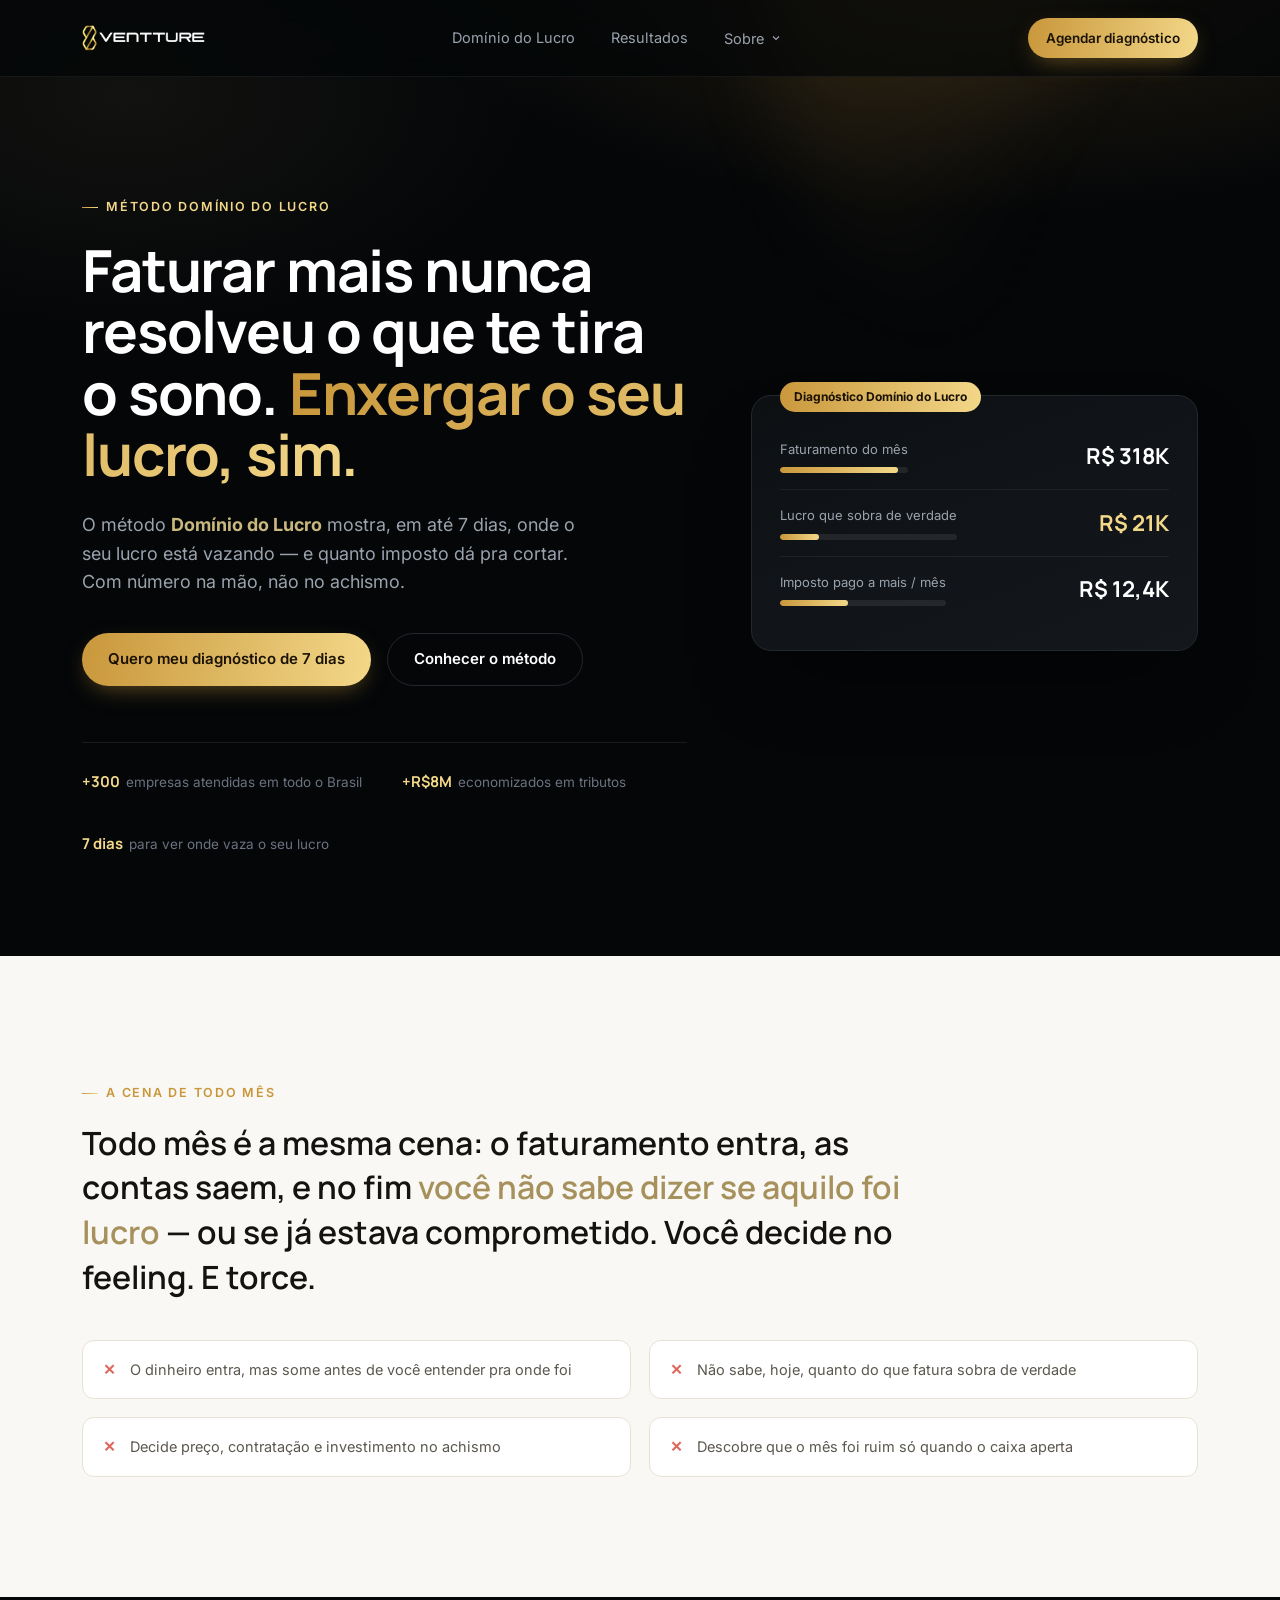
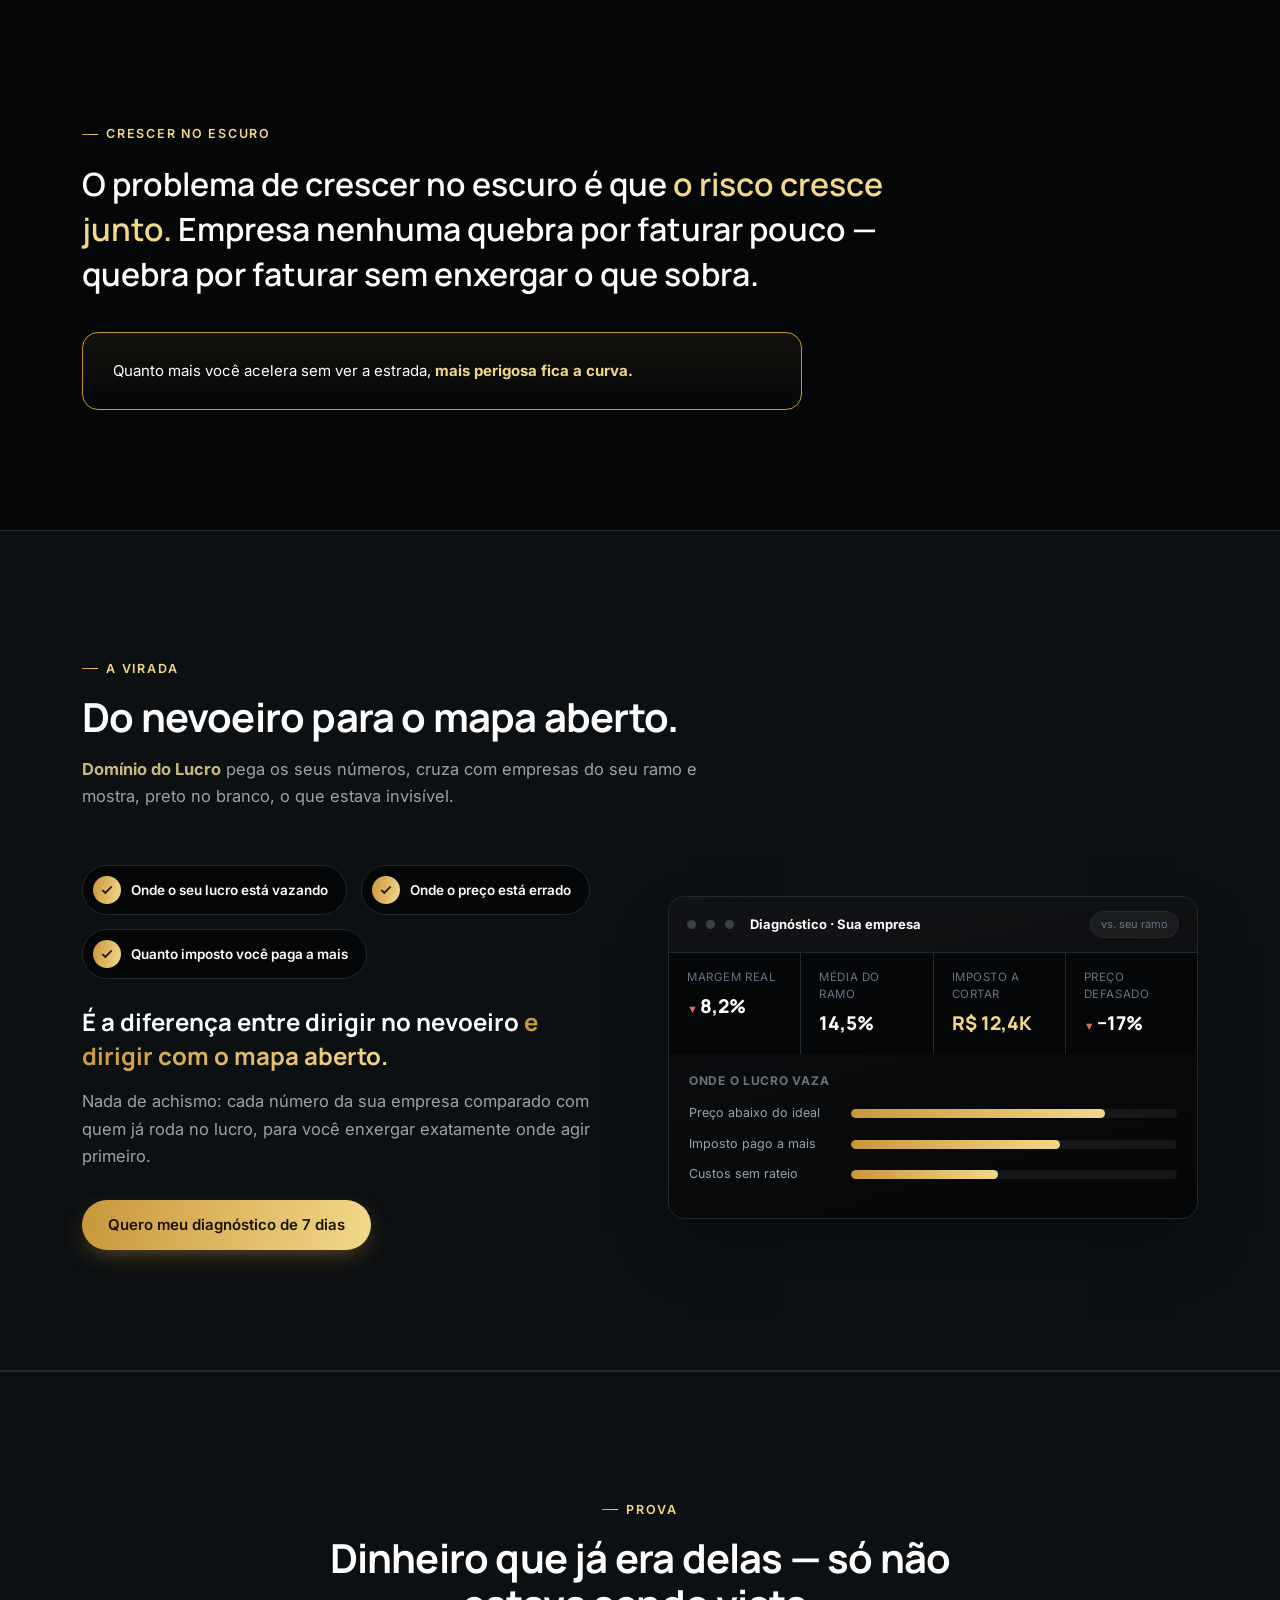
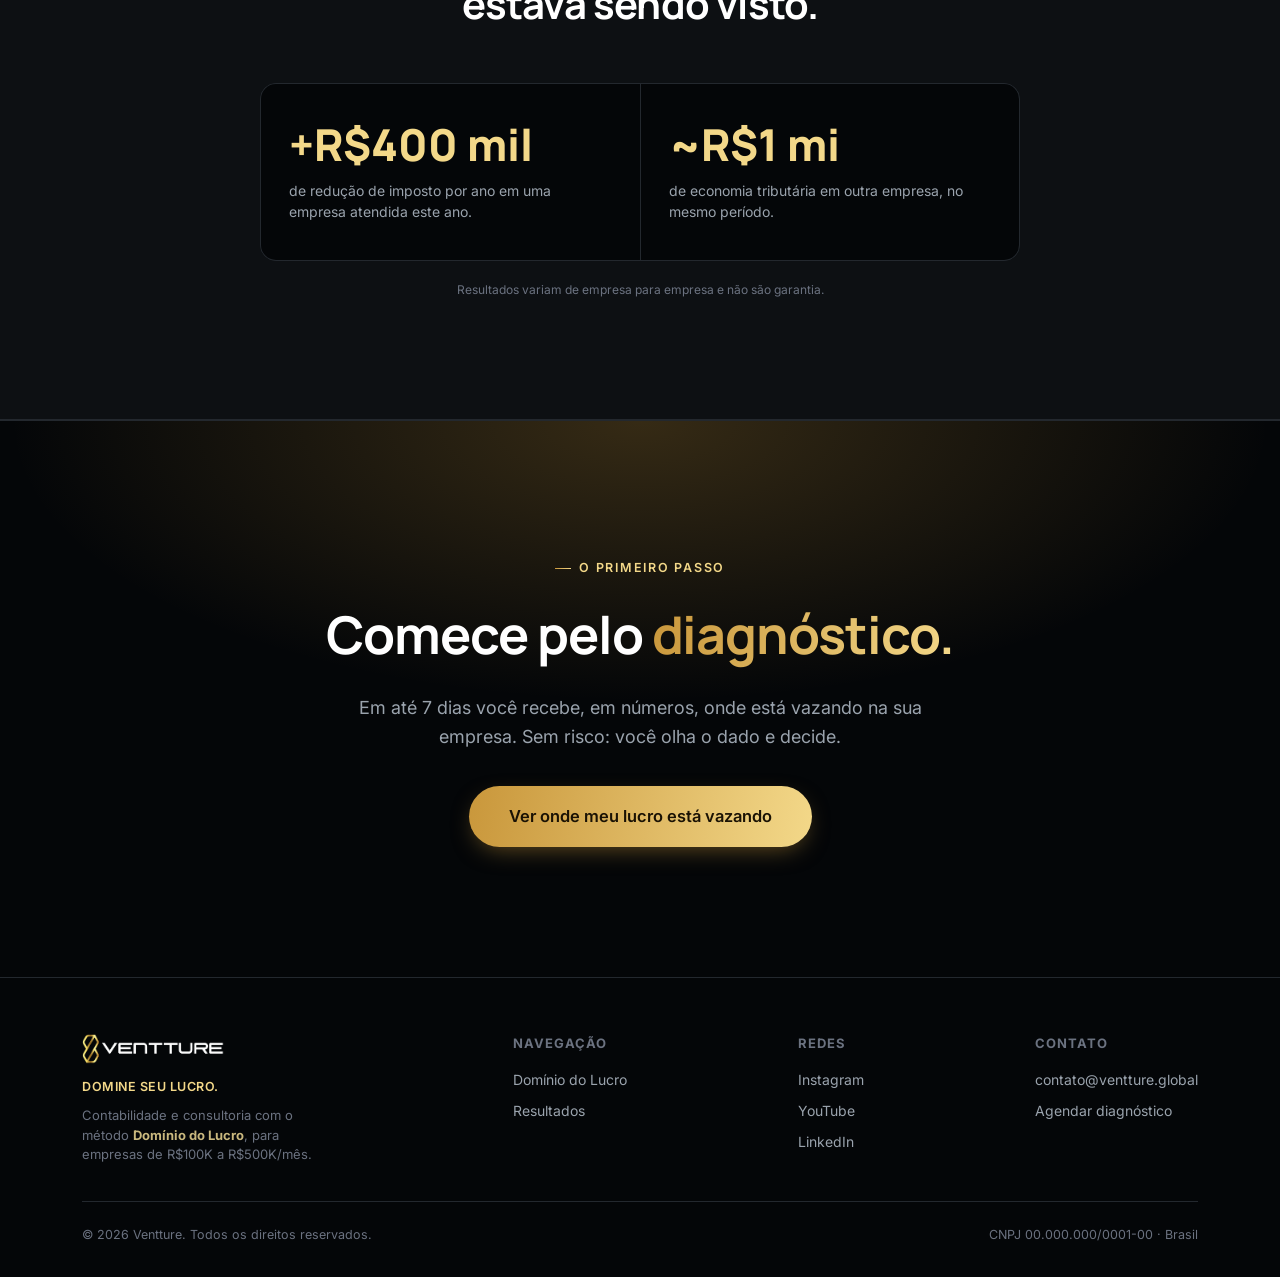
<file: v1-nevoa.html>
<!DOCTYPE html>
<html lang="pt-BR">
<head>
<meta charset="UTF-8">
<meta name="viewport" content="width=device-width, initial-scale=1.0">
<title>Ventture — Enxergue o seu lucro | Domínio do Lucro</title>
<meta name="description" content="Faturar mais nunca resolveu o que te tira o sono. O método Domínio do Lucro mostra, em até 7 dias, onde o seu lucro está vazando e quanto imposto dá pra cortar — com número na mão, não no achismo.">
<link rel="preconnect" href="https://fonts.googleapis.com">
<link rel="preconnect" href="https://fonts.gstatic.com" crossorigin>
<link href="https://fonts.googleapis.com/css2?family=Manrope:wght@400;500;600;700;800&family=Inter:wght@400;500;600&display=swap" rel="stylesheet">
<link rel="stylesheet" href="style.css">
<style>
  /* ajustes específicos desta página (Versão 1 — A Névoa) */
  .two-col{display:grid;grid-template-columns:1fr 1fr;gap:56px;align-items:center;}
  @media(max-width:900px){.two-col{grid-template-columns:1fr;gap:36px;}}
  .lead-line{color:var(--muted);font-size:16.5px;line-height:1.65;max-width:560px;}
  .section-light .lead-line{color:var(--ink-muted);}
  .kicker-line{font-family:var(--display);font-weight:700;font-size:clamp(19px,2.2vw,24px);line-height:1.4;color:var(--white);}
</style>
</head>
<body>
<header>
  <nav>
    <a href="#" class="logo"><img src="[data-uri]" alt="Ventture" style="height:26px;width:auto;"></a>
    <div class="nav-links">
      <a href="dominiodolucro.html">Domínio do Lucro</a>
      <a href="#resultados">Resultados</a>
      <div class="nav-dropdown" id="sobreDropdown">
        <button class="nav-dropdown-trigger" id="sobreTrigger">
          Sobre
          <svg width="12" height="12" viewBox="0 0 24 24" fill="none" stroke="currentColor" stroke-width="2.4"><path d="M6 9l6 6 6-6"/></svg>
        </button>
        <div class="nav-dropdown-menu">
          <a href="#">Dashboard</a>
          <a href="#">Suporte</a>
          <a href="#">Sobre a Ventture</a>
        </div>
      </div>
    </div>
    <div class="nav-cta">
      <a href="#agendar" class="btn btn-primary btn-sm">Agendar diagnóstico</a>
      <button class="burger" aria-label="Menu">☰</button>
    </div>
  </nav>
</header>

<!-- ================= HERO ================= -->
<section class="hero">
  <div class="wrap hero-grid">
    <div>
      <span class="eyebrow">MÉTODO DOMÍNIO DO LUCRO</span>
      <h1>Faturar mais nunca resolveu o que te tira o sono. <span class="accent">Enxergar o seu lucro, sim.</span></h1>
      <p class="lead">O método <span class="method-name">Domínio do Lucro</span> mostra, em até 7 dias, onde o seu lucro está vazando — e quanto imposto dá pra cortar. Com número na mão, não no achismo.</p>
      <div class="hero-ctas">
        <a href="#agendar" class="btn btn-primary">Quero meu diagnóstico de 7 dias</a>
        <a href="dominiodolucro.html" class="btn btn-ghost">Conhecer o método</a>
      </div>
      <div class="trust-bar">
        <div class="trust-item"><b>+300</b>empresas atendidas em todo o Brasil</div>
        <div class="trust-item"><b>+R$8M</b>economizados em tributos</div>
        <div class="trust-item"><b>7 dias</b>para ver onde vaza o seu lucro</div>
      </div>
    </div>
    <div class="hero-visual">
      <span class="tag">Diagnóstico Domínio do Lucro</span>
      <div class="mini-stat">
        <div><div class="label">Faturamento do mês</div><div class="bar"><span style="width:92%"></span></div></div>
        <div class="val">R$ 318K</div>
      </div>
      <div class="mini-stat">
        <div><div class="label">Lucro que sobra de verdade</div><div class="bar"><span style="width:22%"></span></div></div>
        <div class="val gold">R$ 21K</div>
      </div>
      <div class="mini-stat">
        <div><div class="label">Imposto pago a mais / mês</div><div class="bar"><span style="width:41%"></span></div></div>
        <div class="val">R$ 12,4K</div>
      </div>
    </div>
  </div>
</section>

<!-- ================= BLOCO 1 — IDENTIFICAÇÃO ================= -->
<section class="pain section-pad section-light">
  <div class="wrap">
    <span class="eyebrow">A CENA DE TODO MÊS</span>
    <p class="pain-quote" style="margin-top:18px;">Todo mês é a mesma cena: o faturamento entra, as contas saem, e no fim <span class="hi">você não sabe dizer se aquilo foi lucro</span> — ou se já estava comprometido. Você decide no feeling. E torce.</p>
    <div class="pain-list">
      <div class="pain-item"><span class="x">✕</span>O dinheiro entra, mas some antes de você entender pra onde foi</div>
      <div class="pain-item"><span class="x">✕</span>Não sabe, hoje, quanto do que fatura sobra de verdade</div>
      <div class="pain-item"><span class="x">✕</span>Decide preço, contratação e investimento no achismo</div>
      <div class="pain-item"><span class="x">✕</span>Descobre que o mês foi ruim só quando o caixa aperta</div>
    </div>
  </div>
</section>

<!-- ================= BLOCO 2 — AGITAÇÃO ================= -->
<section class="section-pad">
  <div class="wrap">
    <span class="eyebrow">CRESCER NO ESCURO</span>
    <p class="pain-quote" style="margin-top:18px;max-width:880px;">O problema de crescer no escuro é que <span class="hi">o risco cresce junto.</span> Empresa nenhuma quebra por faturar pouco — quebra por faturar sem enxergar o que sobra.</p>
    <div class="segment-filter" style="margin:36px 0 0;max-width:720px;text-align:left;">
      Quanto mais você acelera sem ver a estrada, <b>mais perigosa fica a curva.</b>
    </div>
  </div>
</section>

<!-- ================= BLOCO 3 — A VIRADA (MECANISMO) ================= -->
<section class="method section-pad" id="metodo">
  <div class="wrap">
    <div class="section-head">
      <span class="eyebrow">A VIRADA</span>
      <h2 style="margin-top:16px;">Do nevoeiro para o mapa aberto.</h2>
      <p><span class="method-name">Domínio do Lucro</span> pega os seus números, cruza com empresas do seu ramo e mostra, preto no branco, o que estava invisível.</p>
    </div>
    <div class="two-col">
      <div>
        <div class="feature-chips" style="margin-bottom:26px;">
          <div class="feature-chip"><span class="ic"><svg width="14" height="14" viewBox="0 0 24 24" fill="none" stroke="#1a1204" stroke-width="3"><path d="M20 6L9 17l-5-5"/></svg></span>Onde o seu lucro está vazando</div>
          <div class="feature-chip"><span class="ic"><svg width="14" height="14" viewBox="0 0 24 24" fill="none" stroke="#1a1204" stroke-width="3"><path d="M20 6L9 17l-5-5"/></svg></span>Onde o preço está errado</div>
          <div class="feature-chip"><span class="ic"><svg width="14" height="14" viewBox="0 0 24 24" fill="none" stroke="#1a1204" stroke-width="3"><path d="M20 6L9 17l-5-5"/></svg></span>Quanto imposto você paga a mais</div>
        </div>
        <p class="kicker-line">É a diferença entre dirigir no nevoeiro <span class="accent" style="background:var(--gold-grad);-webkit-background-clip:text;background-clip:text;color:transparent;">e dirigir com o mapa aberto.</span></p>
        <p class="lead-line" style="margin-top:16px;">Nada de achismo: cada número da sua empresa comparado com quem já roda no lucro, para você enxergar exatamente onde agir primeiro.</p>
        <div class="hero-ctas" style="margin-top:30px;">
          <a href="#agendar" class="btn btn-primary">Quero meu diagnóstico de 7 dias</a>
        </div>
      </div>
      <div class="board-mock">
        <div class="board-mock-head">
          <span class="board-dot"></span><span class="board-dot"></span><span class="board-dot"></span>
          <span class="board-title">Diagnóstico · Sua empresa</span>
          <span class="board-pill">vs. seu ramo</span>
        </div>
        <div class="board-stats">
          <div class="board-stat"><span class="lbl">Margem real</span><span class="val down">8,2%</span></div>
          <div class="board-stat"><span class="lbl">Média do ramo</span><span class="val">14,5%</span></div>
          <div class="board-stat"><span class="lbl">Imposto a cortar</span><span class="val gold">R$ 12,4K</span></div>
          <div class="board-stat"><span class="lbl">Preço defasado</span><span class="val down">−17%</span></div>
        </div>
        <div class="board-chart">
          <div class="board-chart-title">Onde o lucro vaza</div>
          <div class="board-bar"><span class="board-bar-label">Preço abaixo do ideal</span><div class="board-bar-track"><div class="board-bar-fill" style="width:78%"></div></div></div>
          <div class="board-bar"><span class="board-bar-label">Imposto pago a mais</span><div class="board-bar-track"><div class="board-bar-fill" style="width:64%"></div></div></div>
          <div class="board-bar"><span class="board-bar-label">Custos sem rateio</span><div class="board-bar-track"><div class="board-bar-fill" style="width:45%"></div></div></div>
        </div>
      </div>
    </div>
  </div>
</section>

<!-- ================= BLOCO 4 — PROVA ================= -->
<section class="stats section-pad" id="resultados">
  <div class="wrap">
    <div class="section-head center">
      <span class="eyebrow" style="justify-content:center;">PROVA</span>
      <h2 style="margin-top:16px;">Dinheiro que já era delas — só não estava sendo visto.</h2>
    </div>
    <div class="stats-grid" style="grid-template-columns:repeat(2,1fr);max-width:760px;margin:0 auto;">
      <div class="stat-card">
        <div class="num">+R$400 mil</div>
        <div class="cap">de redução de imposto por ano em uma empresa atendida este ano.</div>
      </div>
      <div class="stat-card">
        <div class="num">~R$1 mi</div>
        <div class="cap">de economia tributária em outra empresa, no mesmo período.</div>
      </div>
    </div>
    <p class="stats-note" style="text-align:center;">Resultados variam de empresa para empresa e não são garantia.</p>
  </div>
</section>

<!-- ================= BLOCO 5 — OFERTA / CTA FINAL ================= -->
<section class="final-cta" id="agendar">
  <div class="wrap">
    <span class="eyebrow" style="justify-content:center;">O PRIMEIRO PASSO</span>
    <h2 style="margin:18px 0 20px;">Comece pelo <span style="background:var(--gold-grad);-webkit-background-clip:text;background-clip:text;color:transparent;">diagnóstico.</span></h2>
    <p style="color:var(--muted);font-size:18px;max-width:620px;margin:0 auto 34px;line-height:1.6;">Em até 7 dias você recebe, em números, onde está vazando na sua empresa. Sem risco: você olha o dado e decide.</p>
    <a href="#" class="btn btn-primary">Ver onde meu lucro está vazando</a>
  </div>
</section>
<footer>
  <div class="wrap">
    <div class="foot-grid">
      <div class="foot-col">
        <a href="#" class="logo" style="margin-bottom:4px;"><img src="[data-uri]" alt="Ventture" style="height:30px;width:auto;"></a>
        <p style="color:var(--gold-2);font-size:12.5px;font-weight:600;letter-spacing:.04em;margin-top:14px;">DOMINE SEU LUCRO.</p>
        <p style="color:var(--muted-2);font-size:13px;max-width:260px;margin-top:10px;">Contabilidade e consultoria com o método <span class="method-name">Domínio do Lucro</span>, para empresas de R$100K a R$500K/mês.</p>
      </div>
      <div class="foot-col">
        <h5>Navegação</h5>
        <a href="dominiodolucro.html">Domínio do Lucro</a>
        <a href="#resultados">Resultados</a>
      </div>
      <div class="foot-col">
        <h5>Redes</h5>
        <a href="#">Instagram</a>
        <a href="#">YouTube</a>
        <a href="#">LinkedIn</a>
      </div>
      <div class="foot-col">
        <h5>Contato</h5>
        <a href="#">contato@ventture.global</a>
        <a href="#">Agendar diagnóstico</a>
      </div>
    </div>
    <div class="foot-bottom">
      <span>© <span id="year"></span> Ventture. Todos os direitos reservados.</span>
      <span>CNPJ 00.000.000/0001-00 · Brasil</span>
    </div>
  </div>
</footer>

<script>
  document.getElementById('year').textContent = new Date().getFullYear();

  // Sobre dropdown
  const sobreDropdown = document.getElementById('sobreDropdown');
  const sobreTrigger = document.getElementById('sobreTrigger');
  sobreTrigger?.addEventListener('click', (e)=>{
    e.stopPropagation();
    sobreDropdown.classList.toggle('open');
  });
  document.addEventListener('click', (e)=>{
    if(sobreDropdown && !sobreDropdown.contains(e.target)){
      sobreDropdown.classList.remove('open');
    }
  });

  // Tabs
  const tabBtns = document.querySelectorAll('.tab-btn');
  const panels = document.querySelectorAll('.tab-panel');
  tabBtns.forEach(btn=>{
    btn.addEventListener('click', ()=>{
      tabBtns.forEach(b=>b.classList.remove('active'));
      panels.forEach(p=>p.classList.remove('active'));
      btn.classList.add('active');
      document.querySelector('.tab-panel[data-panel="'+btn.dataset.tab+'"]').classList.add('active');
    });
  });

  // FAQ accordion
  document.querySelectorAll('.faq-item').forEach(item=>{
    const q = item.querySelector('.faq-q');
    const a = item.querySelector('.faq-a');
    if(item.classList.contains('open')){ a.style.maxHeight = a.scrollHeight + 'px'; }
    q.addEventListener('click', ()=>{
      const isOpen = item.classList.contains('open');
      document.querySelectorAll('.faq-item').forEach(i=>{
        i.classList.remove('open');
        i.querySelector('.faq-a').style.maxHeight = null;
      });
      if(!isOpen){
        item.classList.add('open');
        a.style.maxHeight = a.scrollHeight + 'px';
      }
    });
  });

  // Play button (placeholder click)
  document.querySelector('.play-btn')?.addEventListener('click', ()=>{
    alert('Espaço reservado para o vídeo de apresentação. Substitua este bloco pelo player (YouTube/Vimeo embed) quando o material estiver pronto.');
  });
</script>

</body>
</html>
</file>
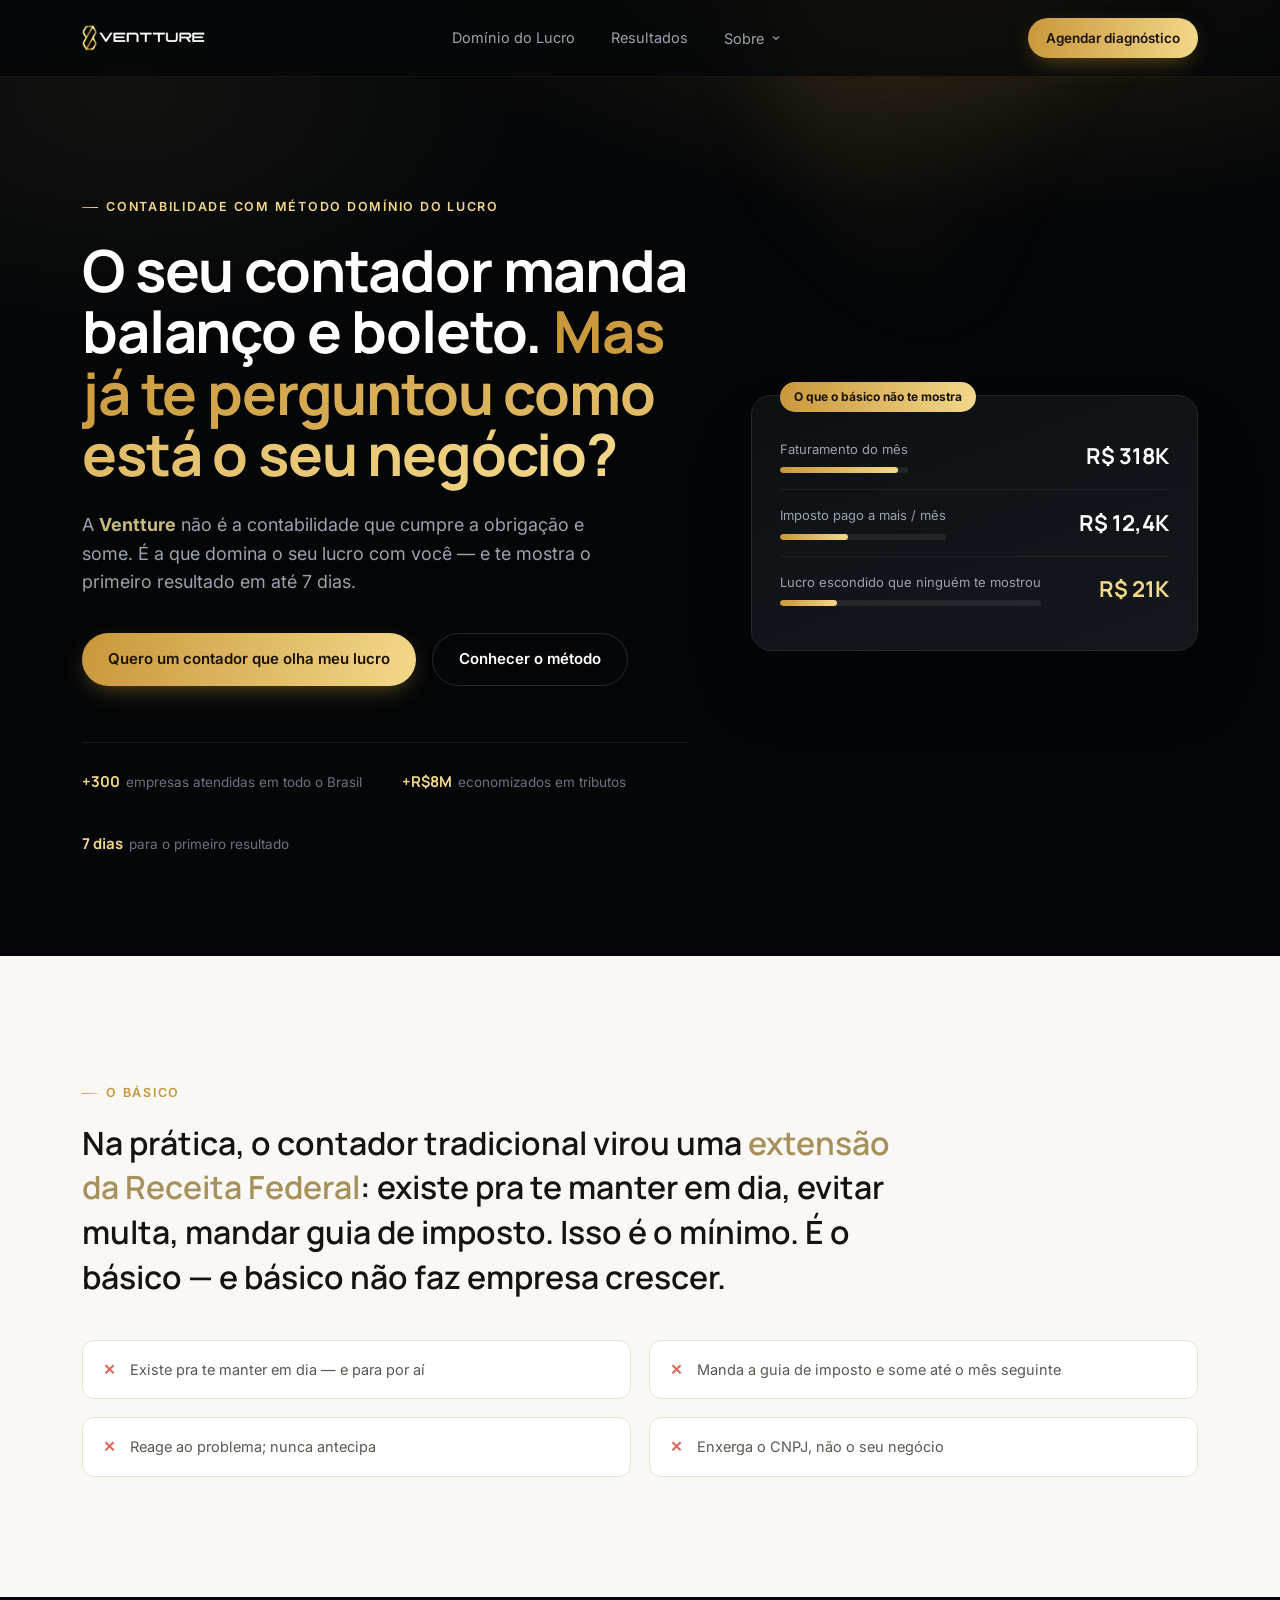
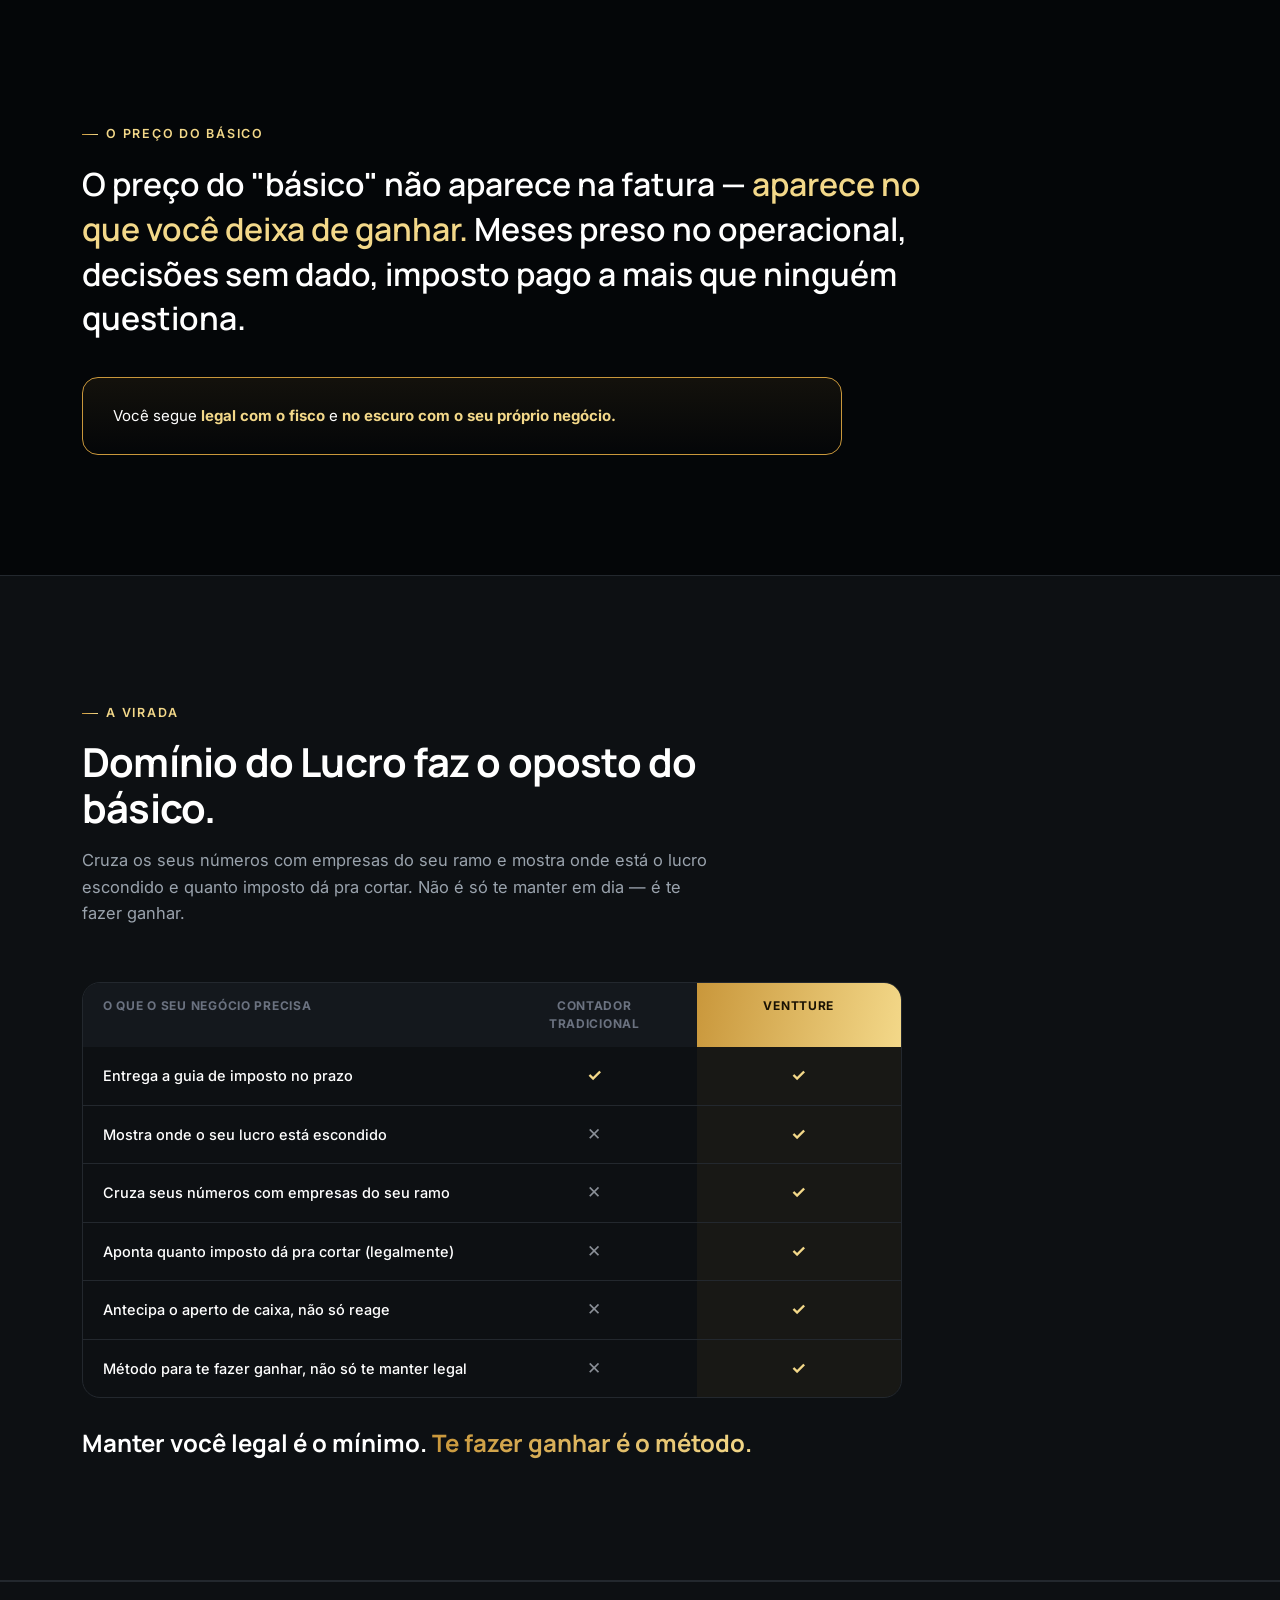
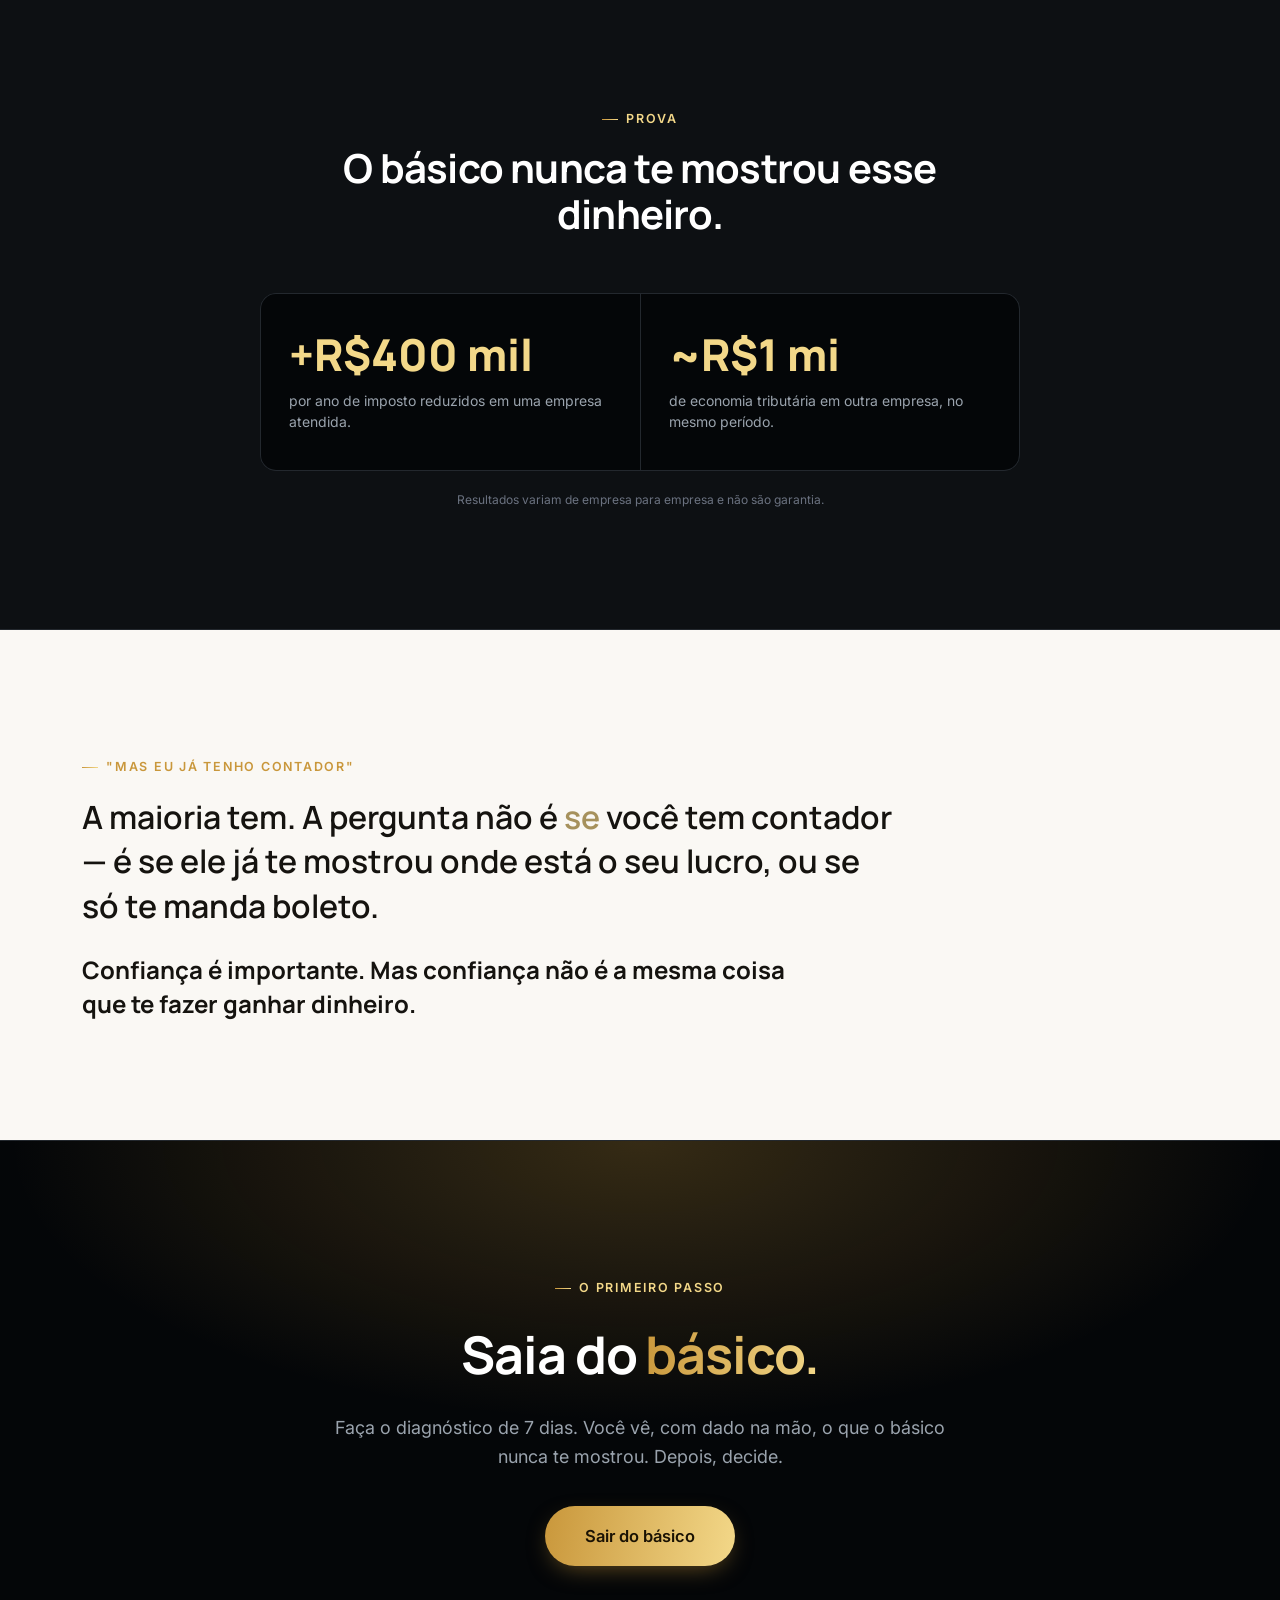
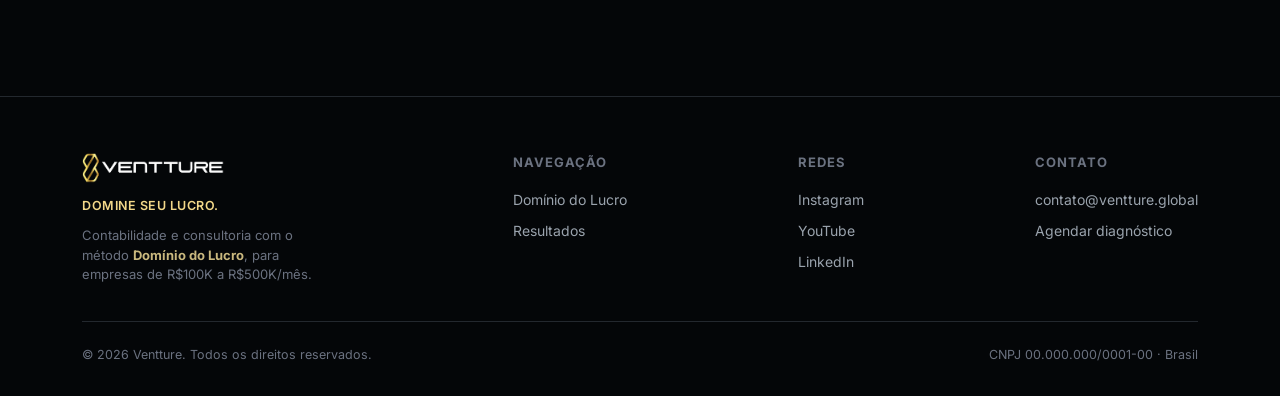
<file: v2-inimigo.html>
<!DOCTYPE html>
<html lang="pt-BR">
<head>
<meta charset="UTF-8">
<meta name="viewport" content="width=device-width, initial-scale=1.0">
<title>Ventture — Um contador que olha o seu lucro | Domínio do Lucro</title>
<meta name="description" content="Contabilidade básica te mantém legal. Só isso. A Ventture domina o seu lucro com você e mostra o primeiro resultado em até 7 dias — com o método Domínio do Lucro.">
<link rel="preconnect" href="https://fonts.googleapis.com">
<link rel="preconnect" href="https://fonts.gstatic.com" crossorigin>
<link href="https://fonts.googleapis.com/css2?family=Manrope:wght@400;500;600;700;800&family=Inter:wght@400;500;600&display=swap" rel="stylesheet">
<link rel="stylesheet" href="style.css">
<style>
  /* ajustes específicos desta página (Versão 2 — O Inimigo) */
  .kicker-line{font-family:var(--display);font-weight:700;font-size:clamp(19px,2.2vw,24px);line-height:1.4;color:var(--white);}
  .section-light .kicker-line{color:var(--ink);}
</style>
</head>
<body>
<header>
  <nav>
    <a href="#" class="logo"><img src="[data-uri]" alt="Ventture" style="height:26px;width:auto;"></a>
    <div class="nav-links">
      <a href="dominiodolucro.html">Domínio do Lucro</a>
      <a href="#resultados">Resultados</a>
      <div class="nav-dropdown" id="sobreDropdown">
        <button class="nav-dropdown-trigger" id="sobreTrigger">
          Sobre
          <svg width="12" height="12" viewBox="0 0 24 24" fill="none" stroke="currentColor" stroke-width="2.4"><path d="M6 9l6 6 6-6"/></svg>
        </button>
        <div class="nav-dropdown-menu">
          <a href="#">Dashboard</a>
          <a href="#">Suporte</a>
          <a href="#">Sobre a Ventture</a>
        </div>
      </div>
    </div>
    <div class="nav-cta">
      <a href="#agendar" class="btn btn-primary btn-sm">Agendar diagnóstico</a>
      <button class="burger" aria-label="Menu">☰</button>
    </div>
  </nav>
</header>

<!-- ================= HERO ================= -->
<section class="hero">
  <div class="wrap hero-grid">
    <div>
      <span class="eyebrow">CONTABILIDADE COM MÉTODO DOMÍNIO DO LUCRO</span>
      <h1>O seu contador manda balanço e boleto. <span class="accent">Mas já te perguntou como está o seu negócio?</span></h1>
      <p class="lead">A <span class="method-name">Ventture</span> não é a contabilidade que cumpre a obrigação e some. É a que domina o seu lucro com você — e te mostra o primeiro resultado em até 7 dias.</p>
      <div class="hero-ctas">
        <a href="#agendar" class="btn btn-primary">Quero um contador que olha meu lucro</a>
        <a href="dominiodolucro.html" class="btn btn-ghost">Conhecer o método</a>
      </div>
      <div class="trust-bar">
        <div class="trust-item"><b>+300</b>empresas atendidas em todo o Brasil</div>
        <div class="trust-item"><b>+R$8M</b>economizados em tributos</div>
        <div class="trust-item"><b>7 dias</b>para o primeiro resultado</div>
      </div>
    </div>
    <div class="hero-visual">
      <span class="tag">O que o básico não te mostra</span>
      <div class="mini-stat">
        <div><div class="label">Faturamento do mês</div><div class="bar"><span style="width:92%"></span></div></div>
        <div class="val">R$ 318K</div>
      </div>
      <div class="mini-stat">
        <div><div class="label">Imposto pago a mais / mês</div><div class="bar"><span style="width:41%"></span></div></div>
        <div class="val">R$ 12,4K</div>
      </div>
      <div class="mini-stat">
        <div><div class="label">Lucro escondido que ninguém te mostrou</div><div class="bar"><span style="width:22%"></span></div></div>
        <div class="val gold">R$ 21K</div>
      </div>
    </div>
  </div>
</section>

<!-- ================= BLOCO 1 — IDENTIFICAÇÃO ================= -->
<section class="pain section-pad section-light">
  <div class="wrap">
    <span class="eyebrow">O BÁSICO</span>
    <p class="pain-quote" style="margin-top:18px;">Na prática, o contador tradicional virou uma <span class="hi">extensão da Receita Federal</span>: existe pra te manter em dia, evitar multa, mandar guia de imposto. Isso é o mínimo. É o básico — e básico não faz empresa crescer.</p>
    <div class="pain-list">
      <div class="pain-item"><span class="x">✕</span>Existe pra te manter em dia — e para por aí</div>
      <div class="pain-item"><span class="x">✕</span>Manda a guia de imposto e some até o mês seguinte</div>
      <div class="pain-item"><span class="x">✕</span>Reage ao problema; nunca antecipa</div>
      <div class="pain-item"><span class="x">✕</span>Enxerga o CNPJ, não o seu negócio</div>
    </div>
  </div>
</section>

<!-- ================= BLOCO 2 — AGITAÇÃO ================= -->
<section class="section-pad">
  <div class="wrap">
    <span class="eyebrow">O PREÇO DO BÁSICO</span>
    <p class="pain-quote" style="margin-top:18px;max-width:880px;">O preço do "básico" não aparece na fatura — <span class="hi">aparece no que você deixa de ganhar.</span> Meses preso no operacional, decisões sem dado, imposto pago a mais que ninguém questiona.</p>
    <div class="segment-filter" style="margin:36px 0 0;max-width:760px;text-align:left;">
      Você segue <b>legal com o fisco</b> e <b>no escuro com o seu próprio negócio.</b>
    </div>
  </div>
</section>

<!-- ================= BLOCO 3 — A VIRADA (MECANISMO) ================= -->
<section class="method section-pad" id="metodo">
  <div class="wrap">
    <div class="section-head">
      <span class="eyebrow">A VIRADA</span>
      <h2 style="margin-top:16px;">Domínio do Lucro faz o oposto do básico.</h2>
      <p>Cruza os seus números com empresas do seu ramo e mostra onde está o lucro escondido e quanto imposto dá pra cortar. Não é só te manter em dia — é te fazer ganhar.</p>
    </div>

    <div class="compare-wrap">
      <div class="compare-head">
        <div>O que o seu negócio precisa</div>
        <div>Contador tradicional</div>
        <div class="vt-col">Ventture</div>
      </div>
      <div class="compare-row">
        <div class="need">Entrega a guia de imposto no prazo</div>
        <div class="mark yes">✓</div>
        <div class="mark yes vt-cell">✓</div>
      </div>
      <div class="compare-row">
        <div class="need">Mostra onde o seu lucro está escondido</div>
        <div class="mark no">✕</div>
        <div class="mark yes vt-cell">✓</div>
      </div>
      <div class="compare-row">
        <div class="need">Cruza seus números com empresas do seu ramo</div>
        <div class="mark no">✕</div>
        <div class="mark yes vt-cell">✓</div>
      </div>
      <div class="compare-row">
        <div class="need">Aponta quanto imposto dá pra cortar (legalmente)</div>
        <div class="mark no">✕</div>
        <div class="mark yes vt-cell">✓</div>
      </div>
      <div class="compare-row">
        <div class="need">Antecipa o aperto de caixa, não só reage</div>
        <div class="mark no">✕</div>
        <div class="mark yes vt-cell">✓</div>
      </div>
      <div class="compare-row">
        <div class="need">Método para te fazer ganhar, não só te manter legal</div>
        <div class="mark no">✕</div>
        <div class="mark yes vt-cell">✓</div>
      </div>
    </div>

    <p class="kicker-line" style="margin-top:28px;">Manter você legal é o mínimo. <span class="accent" style="background:var(--gold-grad);-webkit-background-clip:text;background-clip:text;color:transparent;">Te fazer ganhar é o método.</span></p>
  </div>
</section>

<!-- ================= BLOCO 4 — PROVA ================= -->
<section class="stats section-pad" id="resultados">
  <div class="wrap">
    <div class="section-head center">
      <span class="eyebrow" style="justify-content:center;">PROVA</span>
      <h2 style="margin-top:16px;">O básico nunca te mostrou esse dinheiro.</h2>
    </div>
    <div class="stats-grid" style="grid-template-columns:repeat(2,1fr);max-width:760px;margin:0 auto;">
      <div class="stat-card">
        <div class="num">+R$400 mil</div>
        <div class="cap">por ano de imposto reduzidos em uma empresa atendida.</div>
      </div>
      <div class="stat-card">
        <div class="num">~R$1 mi</div>
        <div class="cap">de economia tributária em outra empresa, no mesmo período.</div>
      </div>
    </div>
    <p class="stats-note" style="text-align:center;">Resultados variam de empresa para empresa e não são garantia.</p>
  </div>
</section>

<!-- ================= BLOCO 5 — QUEBRA-OBJEÇÃO ================= -->
<section class="pain section-pad section-light">
  <div class="wrap">
    <span class="eyebrow">"MAS EU JÁ TENHO CONTADOR"</span>
    <p class="pain-quote" style="margin-top:18px;">A maioria tem. A pergunta não é <span class="hi">se</span> você tem contador — é se ele já te mostrou onde está o seu lucro, ou se só te manda boleto.</p>
    <p class="kicker-line" style="margin-top:24px;max-width:720px;">Confiança é importante. Mas confiança não é a mesma coisa que te fazer ganhar dinheiro.</p>
  </div>
</section>

<!-- ================= BLOCO 6 — OFERTA / CTA FINAL ================= -->
<section class="final-cta" id="agendar">
  <div class="wrap">
    <span class="eyebrow" style="justify-content:center;">O PRIMEIRO PASSO</span>
    <h2 style="margin:18px 0 20px;">Saia do <span style="background:var(--gold-grad);-webkit-background-clip:text;background-clip:text;color:transparent;">básico.</span></h2>
    <p style="color:var(--muted);font-size:18px;max-width:620px;margin:0 auto 34px;line-height:1.6;">Faça o diagnóstico de 7 dias. Você vê, com dado na mão, o que o básico nunca te mostrou. Depois, decide.</p>
    <a href="#" class="btn btn-primary">Sair do básico</a>
  </div>
</section>
<footer>
  <div class="wrap">
    <div class="foot-grid">
      <div class="foot-col">
        <a href="#" class="logo" style="margin-bottom:4px;"><img src="[data-uri]" alt="Ventture" style="height:30px;width:auto;"></a>
        <p style="color:var(--gold-2);font-size:12.5px;font-weight:600;letter-spacing:.04em;margin-top:14px;">DOMINE SEU LUCRO.</p>
        <p style="color:var(--muted-2);font-size:13px;max-width:260px;margin-top:10px;">Contabilidade e consultoria com o método <span class="method-name">Domínio do Lucro</span>, para empresas de R$100K a R$500K/mês.</p>
      </div>
      <div class="foot-col">
        <h5>Navegação</h5>
        <a href="dominiodolucro.html">Domínio do Lucro</a>
        <a href="#resultados">Resultados</a>
      </div>
      <div class="foot-col">
        <h5>Redes</h5>
        <a href="#">Instagram</a>
        <a href="#">YouTube</a>
        <a href="#">LinkedIn</a>
      </div>
      <div class="foot-col">
        <h5>Contato</h5>
        <a href="#">contato@ventture.global</a>
        <a href="#">Agendar diagnóstico</a>
      </div>
    </div>
    <div class="foot-bottom">
      <span>© <span id="year"></span> Ventture. Todos os direitos reservados.</span>
      <span>CNPJ 00.000.000/0001-00 · Brasil</span>
    </div>
  </div>
</footer>

<script>
  document.getElementById('year').textContent = new Date().getFullYear();

  // Sobre dropdown
  const sobreDropdown = document.getElementById('sobreDropdown');
  const sobreTrigger = document.getElementById('sobreTrigger');
  sobreTrigger?.addEventListener('click', (e)=>{
    e.stopPropagation();
    sobreDropdown.classList.toggle('open');
  });
  document.addEventListener('click', (e)=>{
    if(sobreDropdown && !sobreDropdown.contains(e.target)){
      sobreDropdown.classList.remove('open');
    }
  });

  // Tabs
  const tabBtns = document.querySelectorAll('.tab-btn');
  const panels = document.querySelectorAll('.tab-panel');
  tabBtns.forEach(btn=>{
    btn.addEventListener('click', ()=>{
      tabBtns.forEach(b=>b.classList.remove('active'));
      panels.forEach(p=>p.classList.remove('active'));
      btn.classList.add('active');
      document.querySelector('.tab-panel[data-panel="'+btn.dataset.tab+'"]').classList.add('active');
    });
  });

  // FAQ accordion
  document.querySelectorAll('.faq-item').forEach(item=>{
    const q = item.querySelector('.faq-q');
    const a = item.querySelector('.faq-a');
    if(item.classList.contains('open')){ a.style.maxHeight = a.scrollHeight + 'px'; }
    q.addEventListener('click', ()=>{
      const isOpen = item.classList.contains('open');
      document.querySelectorAll('.faq-item').forEach(i=>{
        i.classList.remove('open');
        i.querySelector('.faq-a').style.maxHeight = null;
      });
      if(!isOpen){
        item.classList.add('open');
        a.style.maxHeight = a.scrollHeight + 'px';
      }
    });
  });

  // Play button (placeholder click)
  document.querySelector('.play-btn')?.addEventListener('click', ()=>{
    alert('Espaço reservado para o vídeo de apresentação. Substitua este bloco pelo player (YouTube/Vimeo embed) quando o material estiver pronto.');
  });
</script>

</body>
</html>
</file>
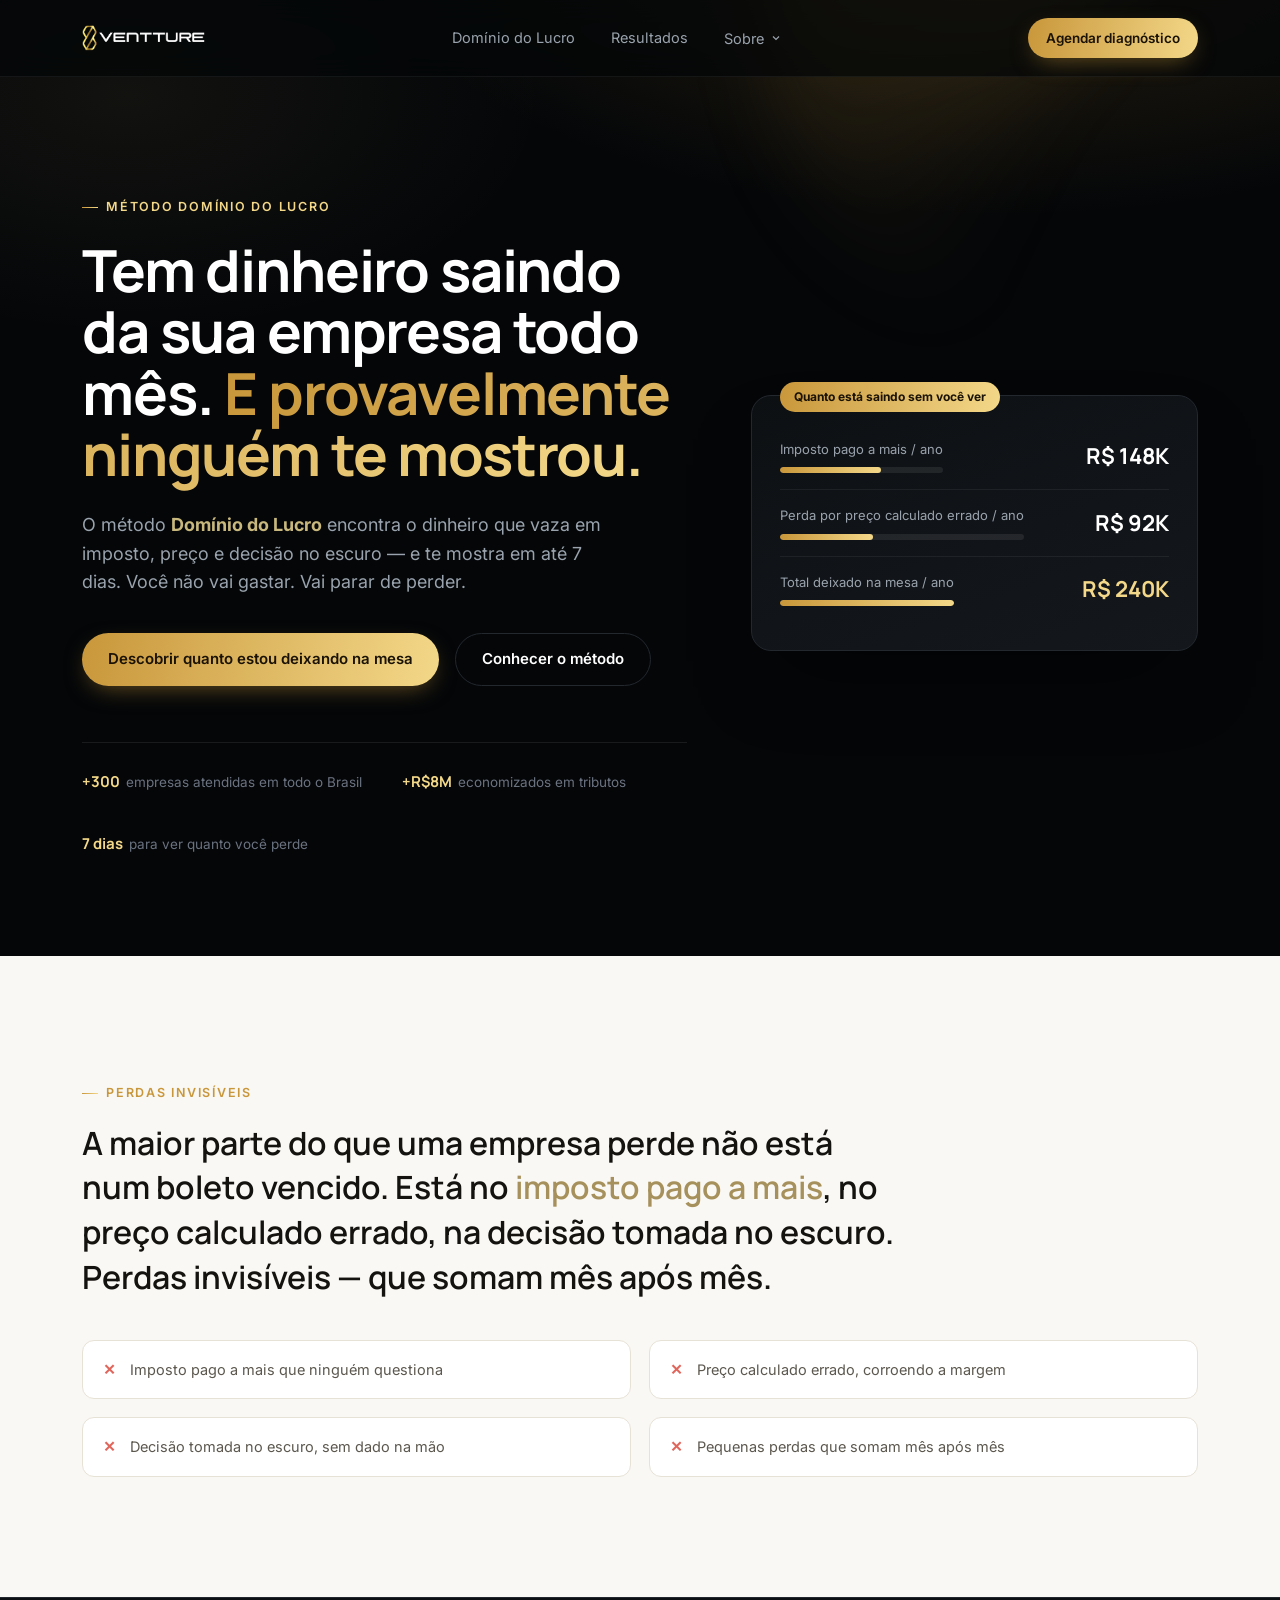
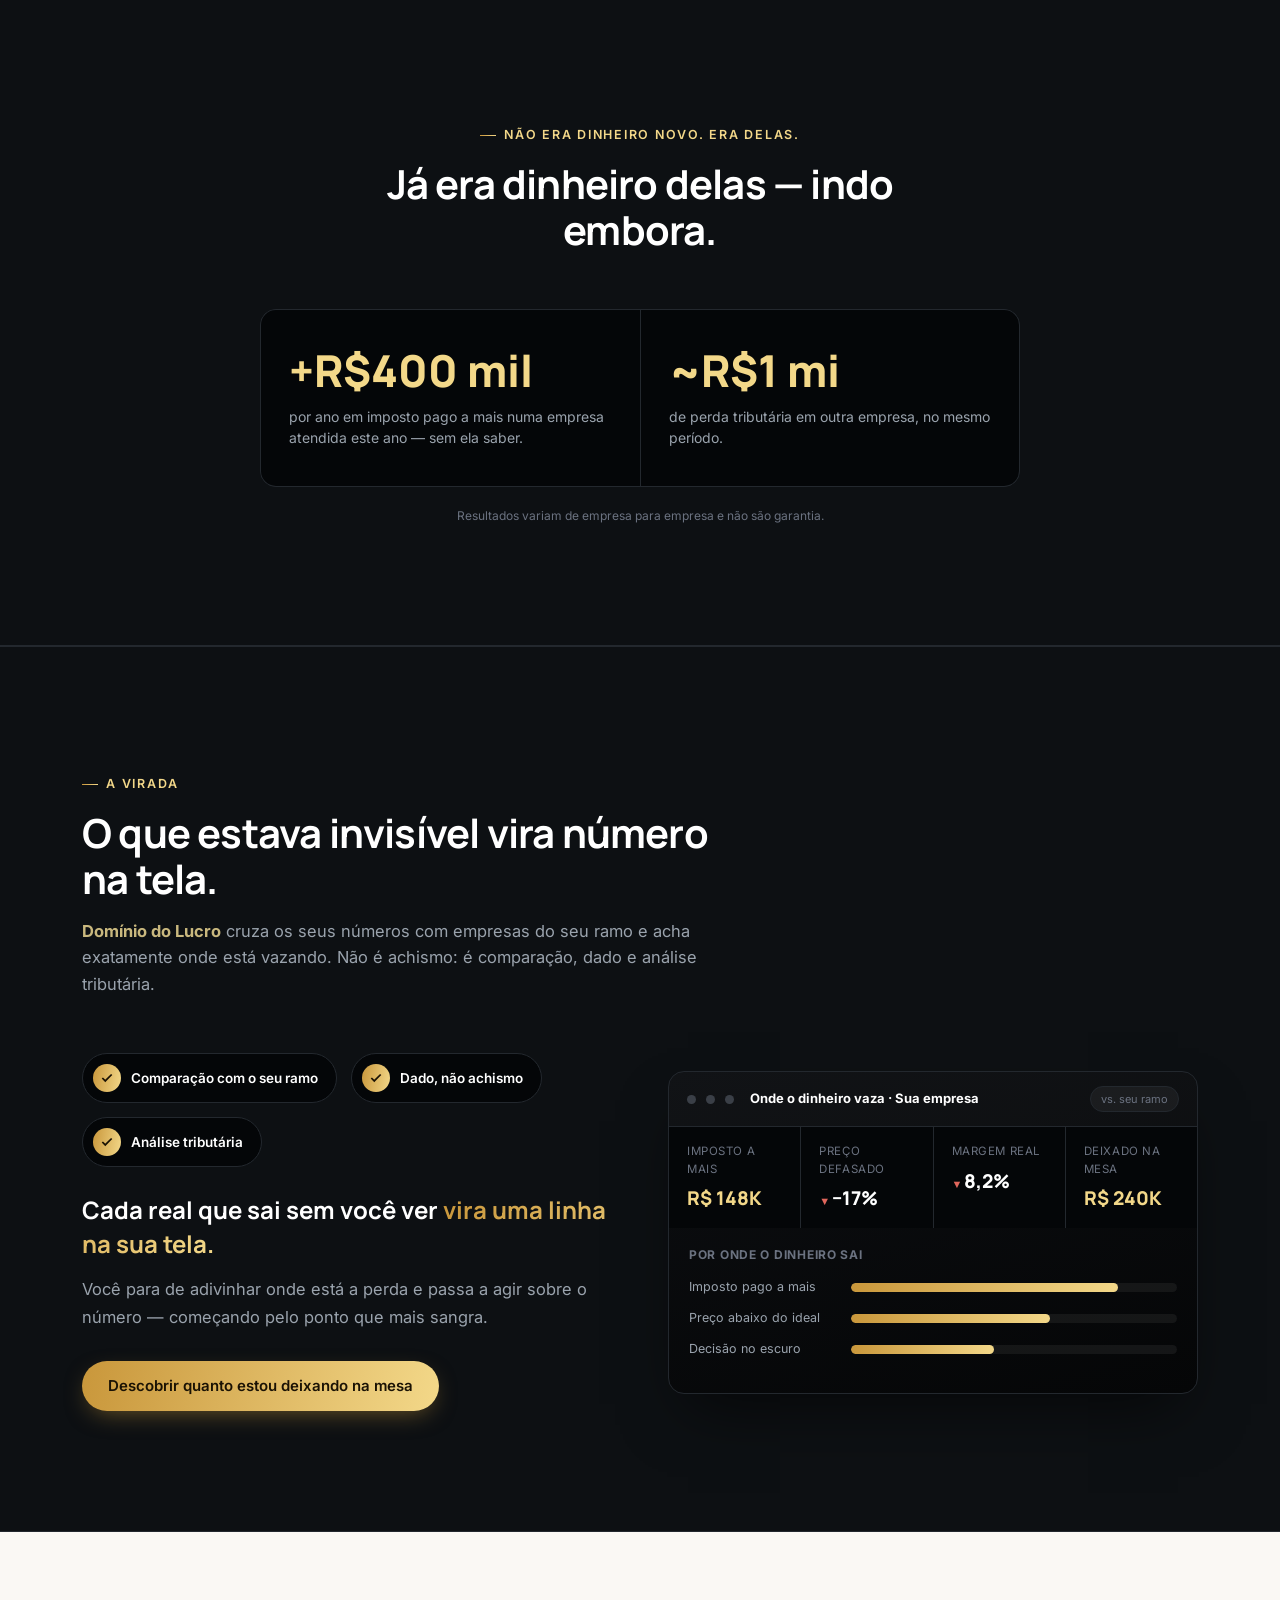
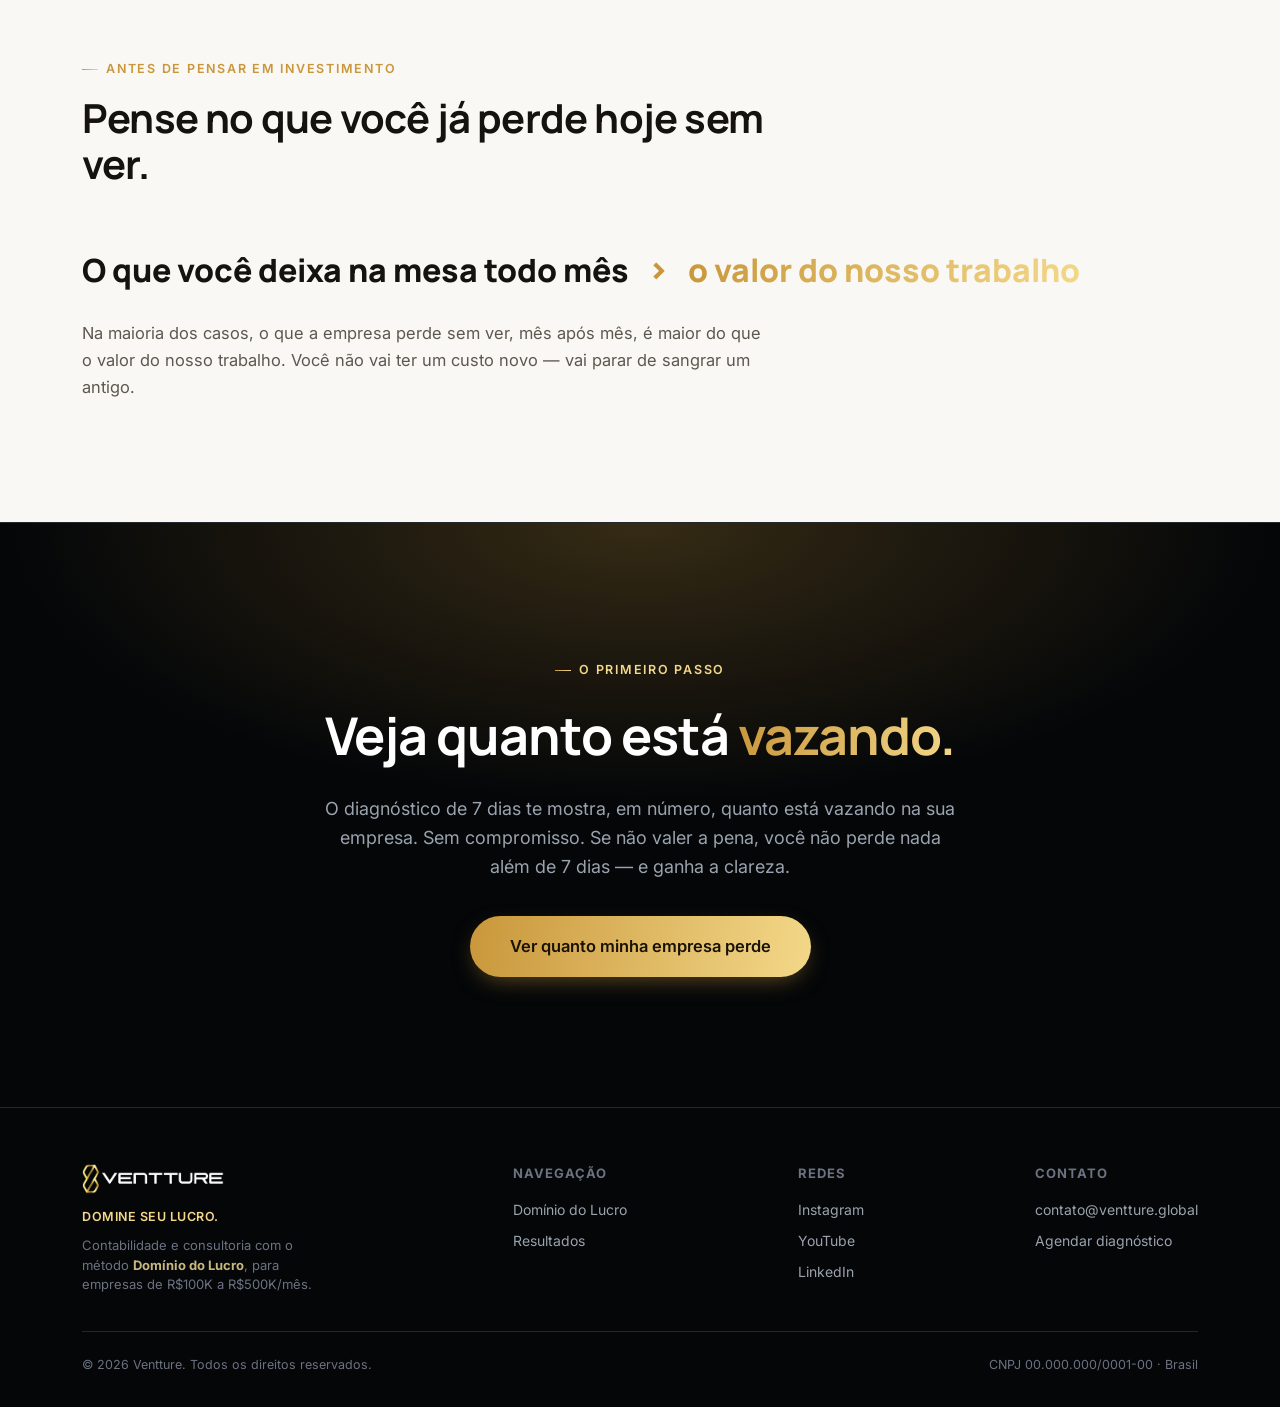
<file: v3-perda.html>
<!DOCTYPE html>
<html lang="pt-BR">
<head>
<meta charset="UTF-8">
<meta name="viewport" content="width=device-width, initial-scale=1.0">
<title>Ventture — Quanto a sua empresa perde sem ver | Domínio do Lucro</title>
<meta name="description" content="Tem dinheiro saindo da sua empresa todo mês em imposto, preço e decisão no escuro. O método Domínio do Lucro te mostra quanto, em até 7 dias. Você não vai gastar — vai parar de perder.">
<link rel="preconnect" href="https://fonts.googleapis.com">
<link rel="preconnect" href="https://fonts.gstatic.com" crossorigin>
<link href="https://fonts.googleapis.com/css2?family=Manrope:wght@400;500;600;700;800&family=Inter:wght@400;500;600&display=swap" rel="stylesheet">
<link rel="stylesheet" href="style.css">
<style>
  /* ajustes específicos desta página (Versão 3 — A Perda) */
  .two-col{display:grid;grid-template-columns:1fr 1fr;gap:56px;align-items:center;}
  @media(max-width:900px){.two-col{grid-template-columns:1fr;gap:36px;}}
  .lead-line{color:var(--muted);font-size:16.5px;line-height:1.65;max-width:560px;}
  .section-light .lead-line{color:var(--ink-muted);}
  .kicker-line{font-family:var(--display);font-weight:700;font-size:clamp(19px,2.2vw,24px);line-height:1.4;color:var(--white);}
  .section-light .kicker-line{color:var(--ink);}
</style>
</head>
<body>
<header>
  <nav>
    <a href="#" class="logo"><img src="[data-uri]" alt="Ventture" style="height:26px;width:auto;"></a>
    <div class="nav-links">
      <a href="dominiodolucro.html">Domínio do Lucro</a>
      <a href="#resultados">Resultados</a>
      <div class="nav-dropdown" id="sobreDropdown">
        <button class="nav-dropdown-trigger" id="sobreTrigger">
          Sobre
          <svg width="12" height="12" viewBox="0 0 24 24" fill="none" stroke="currentColor" stroke-width="2.4"><path d="M6 9l6 6 6-6"/></svg>
        </button>
        <div class="nav-dropdown-menu">
          <a href="#">Dashboard</a>
          <a href="#">Suporte</a>
          <a href="#">Sobre a Ventture</a>
        </div>
      </div>
    </div>
    <div class="nav-cta">
      <a href="#agendar" class="btn btn-primary btn-sm">Agendar diagnóstico</a>
      <button class="burger" aria-label="Menu">☰</button>
    </div>
  </nav>
</header>

<!-- ================= HERO ================= -->
<section class="hero">
  <div class="wrap hero-grid">
    <div>
      <span class="eyebrow">MÉTODO DOMÍNIO DO LUCRO</span>
      <h1>Tem dinheiro saindo da sua empresa todo mês. <span class="accent">E provavelmente ninguém te mostrou.</span></h1>
      <p class="lead">O método <span class="method-name">Domínio do Lucro</span> encontra o dinheiro que vaza em imposto, preço e decisão no escuro — e te mostra em até 7 dias. Você não vai gastar. Vai parar de perder.</p>
      <div class="hero-ctas">
        <a href="#agendar" class="btn btn-primary">Descobrir quanto estou deixando na mesa</a>
        <a href="dominiodolucro.html" class="btn btn-ghost">Conhecer o método</a>
      </div>
      <div class="trust-bar">
        <div class="trust-item"><b>+300</b>empresas atendidas em todo o Brasil</div>
        <div class="trust-item"><b>+R$8M</b>economizados em tributos</div>
        <div class="trust-item"><b>7 dias</b>para ver quanto você perde</div>
      </div>
    </div>
    <div class="hero-visual">
      <span class="tag">Quanto está saindo sem você ver</span>
      <div class="mini-stat">
        <div><div class="label">Imposto pago a mais / ano</div><div class="bar"><span style="width:62%"></span></div></div>
        <div class="val">R$ 148K</div>
      </div>
      <div class="mini-stat">
        <div><div class="label">Perda por preço calculado errado / ano</div><div class="bar"><span style="width:38%"></span></div></div>
        <div class="val">R$ 92K</div>
      </div>
      <div class="mini-stat">
        <div><div class="label">Total deixado na mesa / ano</div><div class="bar"><span style="width:100%"></span></div></div>
        <div class="val gold">R$ 240K</div>
      </div>
    </div>
  </div>
</section>

<!-- ================= BLOCO 1 — IDENTIFICAÇÃO ================= -->
<section class="pain section-pad section-light">
  <div class="wrap">
    <span class="eyebrow">PERDAS INVISÍVEIS</span>
    <p class="pain-quote" style="margin-top:18px;">A maior parte do que uma empresa perde não está num boleto vencido. Está no <span class="hi">imposto pago a mais</span>, no preço calculado errado, na decisão tomada no escuro. Perdas invisíveis — que somam mês após mês.</p>
    <div class="pain-list">
      <div class="pain-item"><span class="x">✕</span>Imposto pago a mais que ninguém questiona</div>
      <div class="pain-item"><span class="x">✕</span>Preço calculado errado, corroendo a margem</div>
      <div class="pain-item"><span class="x">✕</span>Decisão tomada no escuro, sem dado na mão</div>
      <div class="pain-item"><span class="x">✕</span>Pequenas perdas que somam mês após mês</div>
    </div>
  </div>
</section>

<!-- ================= BLOCO 2 — PROVA (gancho, vem cedo) ================= -->
<section class="stats section-pad" id="resultados">
  <div class="wrap">
    <div class="section-head center">
      <span class="eyebrow" style="justify-content:center;">NÃO ERA DINHEIRO NOVO. ERA DELAS.</span>
      <h2 style="margin-top:16px;">Já era dinheiro delas — indo embora.</h2>
    </div>
    <div class="stats-grid" style="grid-template-columns:repeat(2,1fr);max-width:760px;margin:0 auto;">
      <div class="stat-card">
        <div class="num">+R$400 mil</div>
        <div class="cap">por ano em imposto pago a mais numa empresa atendida este ano — sem ela saber.</div>
      </div>
      <div class="stat-card">
        <div class="num">~R$1 mi</div>
        <div class="cap">de perda tributária em outra empresa, no mesmo período.</div>
      </div>
    </div>
    <p class="stats-note" style="text-align:center;">Resultados variam de empresa para empresa e não são garantia.</p>
  </div>
</section>

<!-- ================= BLOCO 3 — A VIRADA (MECANISMO) ================= -->
<section class="method section-pad" id="metodo">
  <div class="wrap">
    <div class="section-head">
      <span class="eyebrow">A VIRADA</span>
      <h2 style="margin-top:16px;">O que estava invisível vira número na tela.</h2>
      <p><span class="method-name">Domínio do Lucro</span> cruza os seus números com empresas do seu ramo e acha exatamente onde está vazando. Não é achismo: é comparação, dado e análise tributária.</p>
    </div>
    <div class="two-col">
      <div>
        <div class="feature-chips" style="margin-bottom:26px;">
          <div class="feature-chip"><span class="ic"><svg width="14" height="14" viewBox="0 0 24 24" fill="none" stroke="#1a1204" stroke-width="3"><path d="M20 6L9 17l-5-5"/></svg></span>Comparação com o seu ramo</div>
          <div class="feature-chip"><span class="ic"><svg width="14" height="14" viewBox="0 0 24 24" fill="none" stroke="#1a1204" stroke-width="3"><path d="M20 6L9 17l-5-5"/></svg></span>Dado, não achismo</div>
          <div class="feature-chip"><span class="ic"><svg width="14" height="14" viewBox="0 0 24 24" fill="none" stroke="#1a1204" stroke-width="3"><path d="M20 6L9 17l-5-5"/></svg></span>Análise tributária</div>
        </div>
        <p class="kicker-line">Cada real que sai sem você ver <span class="accent" style="background:var(--gold-grad);-webkit-background-clip:text;background-clip:text;color:transparent;">vira uma linha na sua tela.</span></p>
        <p class="lead-line" style="margin-top:16px;">Você para de adivinhar onde está a perda e passa a agir sobre o número — começando pelo ponto que mais sangra.</p>
        <div class="hero-ctas" style="margin-top:30px;">
          <a href="#agendar" class="btn btn-primary">Descobrir quanto estou deixando na mesa</a>
        </div>
      </div>
      <div class="board-mock">
        <div class="board-mock-head">
          <span class="board-dot"></span><span class="board-dot"></span><span class="board-dot"></span>
          <span class="board-title">Onde o dinheiro vaza · Sua empresa</span>
          <span class="board-pill">vs. seu ramo</span>
        </div>
        <div class="board-stats">
          <div class="board-stat"><span class="lbl">Imposto a mais</span><span class="val gold">R$ 148K</span></div>
          <div class="board-stat"><span class="lbl">Preço defasado</span><span class="val down">−17%</span></div>
          <div class="board-stat"><span class="lbl">Margem real</span><span class="val down">8,2%</span></div>
          <div class="board-stat"><span class="lbl">Deixado na mesa</span><span class="val gold">R$ 240K</span></div>
        </div>
        <div class="board-chart">
          <div class="board-chart-title">Por onde o dinheiro sai</div>
          <div class="board-bar"><span class="board-bar-label">Imposto pago a mais</span><div class="board-bar-track"><div class="board-bar-fill" style="width:82%"></div></div></div>
          <div class="board-bar"><span class="board-bar-label">Preço abaixo do ideal</span><div class="board-bar-track"><div class="board-bar-fill" style="width:61%"></div></div></div>
          <div class="board-bar"><span class="board-bar-label">Decisão no escuro</span><div class="board-bar-track"><div class="board-bar-fill" style="width:44%"></div></div></div>
        </div>
      </div>
    </div>
  </div>
</section>

<!-- ================= BLOCO 4 — REFRAME DE PREÇO [CONFIRMAR LEITURA] ================= -->
<section class="section-pad section-light">
  <div class="wrap">
    <div class="section-head" style="max-width:720px;">
      <span class="eyebrow">ANTES DE PENSAR EM INVESTIMENTO</span>
      <h2 style="margin-top:16px;">Pense no que você já perde hoje sem ver.</h2>
    </div>
    <div class="equation-banner">
      <span>O que você deixa na mesa todo mês</span>
      <span class="op">&gt;</span>
      <span class="res">o valor do nosso trabalho</span>
    </div>
    <p class="lead-line" style="margin-top:24px;max-width:680px;">Na maioria dos casos, o que a empresa perde sem ver, mês após mês, é maior do que o valor do nosso trabalho. Você não vai ter um custo novo — vai parar de sangrar um antigo.</p>
  </div>
</section>

<!-- ================= BLOCO 5 — OFERTA / CTA FINAL ================= -->
<section class="final-cta" id="agendar">
  <div class="wrap">
    <span class="eyebrow" style="justify-content:center;">O PRIMEIRO PASSO</span>
    <h2 style="margin:18px 0 20px;">Veja quanto está <span style="background:var(--gold-grad);-webkit-background-clip:text;background-clip:text;color:transparent;">vazando.</span></h2>
    <p style="color:var(--muted);font-size:18px;max-width:640px;margin:0 auto 34px;line-height:1.6;">O diagnóstico de 7 dias te mostra, em número, quanto está vazando na sua empresa. Sem compromisso. Se não valer a pena, você não perde nada além de 7 dias — e ganha a clareza.</p>
    <a href="#" class="btn btn-primary">Ver quanto minha empresa perde</a>
  </div>
</section>
<footer>
  <div class="wrap">
    <div class="foot-grid">
      <div class="foot-col">
        <a href="#" class="logo" style="margin-bottom:4px;"><img src="[data-uri]" alt="Ventture" style="height:30px;width:auto;"></a>
        <p style="color:var(--gold-2);font-size:12.5px;font-weight:600;letter-spacing:.04em;margin-top:14px;">DOMINE SEU LUCRO.</p>
        <p style="color:var(--muted-2);font-size:13px;max-width:260px;margin-top:10px;">Contabilidade e consultoria com o método <span class="method-name">Domínio do Lucro</span>, para empresas de R$100K a R$500K/mês.</p>
      </div>
      <div class="foot-col">
        <h5>Navegação</h5>
        <a href="dominiodolucro.html">Domínio do Lucro</a>
        <a href="#resultados">Resultados</a>
      </div>
      <div class="foot-col">
        <h5>Redes</h5>
        <a href="#">Instagram</a>
        <a href="#">YouTube</a>
        <a href="#">LinkedIn</a>
      </div>
      <div class="foot-col">
        <h5>Contato</h5>
        <a href="#">contato@ventture.global</a>
        <a href="#">Agendar diagnóstico</a>
      </div>
    </div>
    <div class="foot-bottom">
      <span>© <span id="year"></span> Ventture. Todos os direitos reservados.</span>
      <span>CNPJ 00.000.000/0001-00 · Brasil</span>
    </div>
  </div>
</footer>

<script>
  document.getElementById('year').textContent = new Date().getFullYear();

  // Sobre dropdown
  const sobreDropdown = document.getElementById('sobreDropdown');
  const sobreTrigger = document.getElementById('sobreTrigger');
  sobreTrigger?.addEventListener('click', (e)=>{
    e.stopPropagation();
    sobreDropdown.classList.toggle('open');
  });
  document.addEventListener('click', (e)=>{
    if(sobreDropdown && !sobreDropdown.contains(e.target)){
      sobreDropdown.classList.remove('open');
    }
  });

  // Tabs
  const tabBtns = document.querySelectorAll('.tab-btn');
  const panels = document.querySelectorAll('.tab-panel');
  tabBtns.forEach(btn=>{
    btn.addEventListener('click', ()=>{
      tabBtns.forEach(b=>b.classList.remove('active'));
      panels.forEach(p=>p.classList.remove('active'));
      btn.classList.add('active');
      document.querySelector('.tab-panel[data-panel="'+btn.dataset.tab+'"]').classList.add('active');
    });
  });

  // FAQ accordion
  document.querySelectorAll('.faq-item').forEach(item=>{
    const q = item.querySelector('.faq-q');
    const a = item.querySelector('.faq-a');
    if(item.classList.contains('open')){ a.style.maxHeight = a.scrollHeight + 'px'; }
    q.addEventListener('click', ()=>{
      const isOpen = item.classList.contains('open');
      document.querySelectorAll('.faq-item').forEach(i=>{
        i.classList.remove('open');
        i.querySelector('.faq-a').style.maxHeight = null;
      });
      if(!isOpen){
        item.classList.add('open');
        a.style.maxHeight = a.scrollHeight + 'px';
      }
    });
  });

  // Play button (placeholder click)
  document.querySelector('.play-btn')?.addEventListener('click', ()=>{
    alert('Espaço reservado para o vídeo de apresentação. Substitua este bloco pelo player (YouTube/Vimeo embed) quando o material estiver pronto.');
  });
</script>

</body>
</html>
</file>
<file: style.css>
:root{
    --bg:#04060 8;
    --bg-true:#040608;
    --surface:#0d1013;
    --surface-2:#14181d;
    --line:#23282e;
    --white:#ffffff;
    --muted:#9aa3ad;
    --muted-2:#6b7280;
    --gold-1:#C9973B;
    --gold-2:#F3D889;
    --gold-grad:linear-gradient(100deg,var(--gold-1) 0%,var(--gold-2) 100%);
    --jade-gold:#A6915C;
    --jade-gold-light:#C9B87E;
    --bg-light:#FAF8F4;
    --ink:#15130f;
    --ink-muted:#5c584f;
    --line-light:#e7e2d6;
    --card-light:#ffffff;
    --radius:14px;
    --maxw:1180px;
    --display:'Manrope',sans-serif;
    --body:'Inter',sans-serif;
  }
  *{box-sizing:border-box;margin:0;padding:0;}
  html{scroll-behavior:smooth;}
  body{
    background:var(--bg-true);
    color:var(--white);
    font-family:var(--body);
    line-height:1.5;
    -webkit-font-smoothing:antialiased;
    overflow-x:hidden;
  }
  img,svg{display:block;max-width:100%;}
  a{color:inherit;text-decoration:none;}
  ul{list-style:none;}
  .wrap{max-width:var(--maxw);margin:0 auto;padding:0 32px;}
  h1,h2,h3,h4{font-family:var(--display);font-weight:700;letter-spacing:-0.02em;}
  .eyebrow{
    font-family:var(--body);
    font-size:12.5px;
    font-weight:600;
    letter-spacing:0.14em;
    text-transform:uppercase;
    color:var(--gold-2);
    display:inline-flex;
    align-items:center;
    gap:8px;
  }
  .eyebrow::before{
    content:"";
    width:16px;height:1px;
    background:var(--gold-grad);
    display:inline-block;
  }
  .btn{
    display:inline-flex;
    align-items:center;
    justify-content:center;
    gap:8px;
    font-family:var(--body);
    font-weight:600;
    font-size:15px;
    padding:14px 26px;
    border-radius:999px;
    cursor:pointer;
    border:none;
    transition:transform .25s ease, box-shadow .25s ease, opacity .25s ease;
    white-space:nowrap;
  }
  .btn:hover{transform:translateY(-2px);}
  .btn-primary{
    background:var(--gold-grad);
    color:#1a1204;
    box-shadow:0 8px 24px -8px rgba(201,151,59,.55);
  }
  .btn-primary:hover{box-shadow:0 12px 32px -8px rgba(243,216,137,.65);}
  .btn-ghost{
    background:transparent;
    color:var(--white);
    border:1px solid var(--line);
  }
  .btn-ghost:hover{border-color:var(--gold-1);color:var(--gold-2);}
  .btn-sm{padding:10px 18px;font-size:13.5px;}

  /* ===== NAV ===== */
  header{
    position:fixed;top:0;left:0;right:0;z-index:100;
    background:rgba(4,6,8,.72);
    backdrop-filter:blur(14px);
    border-bottom:1px solid rgba(255,255,255,.06);
  }
  nav{
    max-width:var(--maxw);margin:0 auto;padding:0 32px;
    height:76px;display:flex;align-items:center;justify-content:space-between;
  }
  .logo{
    font-family:var(--display);font-weight:800;font-size:20px;
    display:flex;align-items:center;gap:10px;letter-spacing:-0.02em;
  }
  .logo .mark{
    width:26px;height:26px;border-radius:7px;
    background:var(--gold-grad);
    position:relative;
    flex:none;
  }
  .logo .mark::after{
    content:"";position:absolute;inset:6px;
    border:2px solid #1a1204;border-radius:3px;
  }
  .nav-links{display:flex;gap:36px;align-items:center;}
  .nav-links a{font-size:14.5px;color:var(--muted);transition:color .2s;}
  .nav-links a:hover{color:var(--white);}
  .nav-dropdown{position:relative;}
  .nav-dropdown-trigger{
    background:none;border:none;cursor:pointer;
    font-family:var(--body);font-size:14.5px;color:var(--muted);
    display:flex;align-items:center;gap:6px;transition:color .2s;
    padding:0;
  }
  .nav-dropdown-trigger:hover{color:var(--white);}
  .nav-dropdown-trigger svg{transition:transform .2s ease;}
  .nav-dropdown.open .nav-dropdown-trigger svg{transform:rotate(180deg);}
  .nav-dropdown-menu{
    position:absolute;top:calc(100% + 16px);left:50%;transform:translateX(-50%);
    background:var(--surface-2);border:1px solid var(--line);border-radius:14px;
    padding:10px;min-width:200px;
    box-shadow:0 20px 50px -12px rgba(0,0,0,.55);
    opacity:0;visibility:hidden;translate:0 6px;
    transition:opacity .2s ease, visibility .2s ease, translate .2s ease;
    z-index:50;
  }
  .nav-dropdown.open .nav-dropdown-menu{opacity:1;visibility:visible;translate:0 0;}
  .nav-dropdown-menu a{
    display:block;padding:11px 14px;border-radius:8px;font-size:14px;color:var(--white);
  }
  .nav-dropdown-menu a:hover{background:rgba(255,255,255,.06);color:var(--gold-2);}
  .nav-cta{display:flex;align-items:center;gap:20px;}
  .burger{display:none;background:none;border:none;color:var(--white);font-size:26px;cursor:pointer;}
  @media(max-width:860px){
    .nav-links{display:none;}
    .burger{display:block;}
  }

  section{position:relative;}
  .section-pad{padding:120px 0;}
  @media(max-width:768px){.section-pad{padding:80px 0;}}

  /* ===== HERO ===== */
  .hero{
    padding:190px 0 100px;
    position:relative;
    background:
      radial-gradient(1100px 520px at 78% -10%, rgba(201,151,59,.20), transparent 60%),
      radial-gradient(700px 400px at 10% 10%, rgba(243,216,137,.06), transparent 60%),
      var(--bg-true);
    overflow:hidden;
  }
  .hero::before{
    content:"";
    position:absolute;
    top:-30%;right:-10%;
    width:640px;height:640px;
    background:conic-gradient(from 200deg, transparent, rgba(201,151,59,.16), transparent 60%);
    border-radius:50%;
    filter:blur(40px);
    pointer-events:none;
  }
  .hero-grid{
    display:grid;grid-template-columns:1.15fr .85fr;gap:64px;align-items:center;
    position:relative;z-index:2;
  }
  @media(max-width:960px){.hero-grid{grid-template-columns:1fr;}}
  .hero h1{
    font-size:clamp(34px,4.6vw,58px);
    line-height:1.06;
    margin:22px 0 26px;
  }
  .hero h1 .accent{
    background:var(--gold-grad);
    -webkit-background-clip:text;background-clip:text;color:transparent;
  }
  .hero p.lead{
    font-size:18px;color:var(--muted);max-width:520px;line-height:1.6;
  }
  .hero-ctas{display:flex;gap:16px;margin-top:36px;flex-wrap:wrap;}
  .trust-bar{
    margin-top:56px;padding-top:28px;border-top:1px solid rgba(255,255,255,.08);
    display:flex;gap:40px;flex-wrap:wrap;
  }
  .trust-item{font-size:13.5px;color:var(--muted-2);}
  .trust-item b{color:var(--gold-2);font-family:var(--display);font-size:15px;margin-right:6px;}

  .hero-visual{
    position:relative;
    background:linear-gradient(160deg,var(--surface),var(--surface-2));
    border:1px solid var(--line);
    border-radius:20px;
    padding:28px;
    box-shadow:0 40px 80px -30px rgba(0,0,0,.6);
  }
  .hero-visual .tag{
    position:absolute;top:-14px;left:28px;
    background:var(--gold-grad);color:#1a1204;
    font-size:12px;font-weight:700;padding:6px 14px;border-radius:999px;
  }
  .mini-stat{
    display:flex;justify-content:space-between;align-items:flex-end;
    padding:16px 0;border-bottom:1px solid rgba(255,255,255,.06);
  }
  .mini-stat:last-child{border-bottom:none;}
  .mini-stat .label{font-size:13px;color:var(--muted);}
  .mini-stat .val{font-family:var(--display);font-size:22px;font-weight:700;color:var(--white);}
  .mini-stat .val.gold{color:var(--gold-2);}
  .bar{height:6px;border-radius:3px;background:rgba(255,255,255,.08);margin-top:8px;overflow:hidden;}
  .bar span{display:block;height:100%;background:var(--gold-grad);border-radius:3px;}

  /* ===== SECTION HEAD ===== */
  .section-head{max-width:640px;margin-bottom:56px;}
  .section-head h2{font-size:clamp(26px,3.2vw,40px);margin-top:16px;line-height:1.15;}
  .section-head p{color:var(--muted);font-size:16.5px;margin-top:16px;line-height:1.6;}
  .center{margin-left:auto;margin-right:auto;text-align:center;}

  /* ===== PAIN / STORY ===== */
  .pain{background:var(--bg-true);}
  .pain-quote{
    font-family:var(--display);font-weight:600;font-size:clamp(22px,2.6vw,32px);
    line-height:1.4;color:var(--white);max-width:820px;
  }
  .pain-quote .hi{color:var(--gold-2);}
  .pain-list{margin-top:40px;display:grid;grid-template-columns:repeat(2,1fr);gap:18px;}
  @media(max-width:700px){.pain-list{grid-template-columns:1fr;}}
  .pain-item{
    display:flex;gap:14px;align-items:flex-start;
    background:var(--surface);border:1px solid var(--line);
    padding:18px 20px;border-radius:12px;font-size:14.5px;color:var(--muted);
  }
  .pain-item .x{color:#e0665c;font-weight:700;flex:none;}

  /* ===== METHOD TABS ===== */
  .method{background:var(--surface);border-top:1px solid var(--line);border-bottom:1px solid var(--line);}
  .tabs-shell{display:grid;grid-template-columns:.85fr 1.15fr;gap:0;border:1px solid var(--line);border-radius:20px;overflow:hidden;background:var(--bg-true);}
  @media(max-width:900px){.tabs-shell{grid-template-columns:1fr;}}
  .tab-list{border-right:1px solid var(--line);}
  @media(max-width:900px){.tab-list{border-right:none;border-bottom:1px solid var(--line);}}
  .tab-btn{
    width:100%;text-align:left;background:transparent;border:none;
    color:var(--muted);padding:24px 28px;cursor:pointer;
    font-family:var(--body);font-size:15px;font-weight:600;
    border-left:3px solid transparent;
    display:flex;flex-direction:column;gap:6px;
    transition:background .2s, color .2s, border-color .2s;
  }
  .tab-btn span.num{font-family:var(--display);font-size:12px;color:var(--gold-1);letter-spacing:.08em;}
  .tab-btn.active{background:var(--surface-2);color:var(--white);border-left-color:var(--gold-1);}
  .tab-btn:hover{color:var(--white);}
  .tab-panels{padding:44px;display:flex;align-items:center;}
  @media(max-width:600px){.tab-panels{padding:28px;}}
  .tab-panel{display:none;}
  .tab-panel.active{display:block;animation:fadein .35s ease;}
  @keyframes fadein{from{opacity:0;transform:translateY(6px);}to{opacity:1;transform:translateY(0);}}
  .tab-panel h3{font-size:22px;margin-bottom:14px;}
  .tab-panel p{color:var(--muted);font-size:15.5px;line-height:1.65;margin-bottom:20px;}

  /* ===== EQUATION BANNER ===== */
  .equation-banner{
    display:flex;align-items:center;gap:18px;flex-wrap:wrap;
    margin:28px 0 8px;font-family:var(--display);font-weight:800;
    font-size:clamp(20px,2.6vw,32px);
  }
  .equation-banner .op{color:var(--gold-1);font-size:1.1em;}
  .equation-banner .res{
    background:var(--gold-grad);-webkit-background-clip:text;background-clip:text;color:transparent;
  }
  .method-hero-name{
    font-family:var(--display);font-weight:800;
    font-size:clamp(38px,6vw,72px);line-height:1;
    background:var(--gold-grad);-webkit-background-clip:text;background-clip:text;color:transparent;
    margin:10px 0 6px;
  }
  .method-tag{
    font-size:13.5px;color:var(--muted-2);font-weight:600;letter-spacing:.03em;margin-bottom:18px;
  }

  /* ===== FEATURE CHIPS ===== */
  .feature-chips{display:flex;gap:14px;flex-wrap:wrap;margin-bottom:24px;}
  .feature-chip{
    display:flex;align-items:center;gap:10px;
    background:var(--bg-true);border:1px solid var(--line);border-radius:999px;
    padding:10px 18px 10px 10px;font-size:13.5px;color:var(--white);font-weight:600;
  }
  .feature-chip .ic{
    width:28px;height:28px;border-radius:50%;background:var(--gold-grad);
    display:flex;align-items:center;justify-content:center;flex:none;
  }

  /* ===== BOARD MOCKUP (dashboard rico) ===== */
  .board-mock{
    background:linear-gradient(165deg,#0c0e11,#050607);
    border:1px solid var(--line);border-radius:16px;overflow:hidden;
    box-shadow:0 30px 60px -20px rgba(0,0,0,.6);
  }
  .board-mock-head{
    display:flex;align-items:center;gap:10px;
    padding:14px 18px;border-bottom:1px solid var(--line);background:rgba(255,255,255,.02);
  }
  .board-dot{width:9px;height:9px;border-radius:50%;background:#3a3f47;}
  .board-title{font-size:13px;font-weight:700;color:var(--white);margin-left:6px;}
  .board-pill{
    margin-left:auto;font-size:11px;color:var(--muted-2);
    background:rgba(255,255,255,.05);border:1px solid var(--line);border-radius:999px;padding:4px 10px;
  }
  .board-stats{
    display:grid;grid-template-columns:repeat(4,1fr);gap:1px;background:var(--line);
  }
  .board-stat{background:var(--bg-true);padding:16px 18px;display:flex;flex-direction:column;gap:6px;}
  .board-stat .lbl{font-size:11.5px;color:var(--muted-2);text-transform:uppercase;letter-spacing:.05em;}
  .board-stat .val{font-family:var(--display);font-weight:800;font-size:19px;color:var(--white);}
  .board-stat .val.gold{color:var(--gold-2);}
  .board-stat .val.up::before{content:"▲ ";font-size:11px;color:#6fbf73;}
  .board-stat .val.down::before{content:"▼ ";font-size:11px;color:#e0665c;}
  .board-chart{padding:18px 20px 22px;}
  .board-chart-title{font-size:12px;color:var(--muted-2);text-transform:uppercase;letter-spacing:.06em;font-weight:700;margin-bottom:14px;}
  .board-bar{display:flex;align-items:center;gap:12px;margin-bottom:12px;}
  .board-bar-label{width:150px;flex:none;font-size:12.5px;color:var(--muted);}
  .board-bar-track{flex:1;height:9px;border-radius:5px;background:rgba(255,255,255,.06);overflow:hidden;}
  .board-bar-fill{height:100%;border-radius:5px;background:var(--gold-grad);transition:width 1s ease;}
  @media(max-width:640px){
    .board-stats{grid-template-columns:repeat(2,1fr);}
    .board-bar-label{width:100px;font-size:11px;}
  }

  /* ===== CYCLE LEGEND (lista numerada ao lado do desenho) ===== */
  .cycle-legend{list-style:none;padding:0;margin:0 0 20px;}
  .cycle-legend li{display:flex;align-items:center;gap:14px;padding:11px 0;border-bottom:1px solid var(--line);}
  .cycle-legend li:last-child{border-bottom:none;}
  .cycle-legend .num{
    width:28px;height:28px;border-radius:50%;flex:none;
    display:flex;align-items:center;justify-content:center;
    font-family:var(--display);font-weight:800;font-size:12.5px;color:#fff;
  }
  .cycle-legend.negative .num{background:linear-gradient(135deg,#8a2c22,#e0665c);}
  .cycle-legend.positive .num{background:linear-gradient(135deg,#1c4f8a,#5fb3f0);}
  .cycle-legend .txt{font-size:14.5px;font-weight:600;}
  .cycle-legend.negative .txt{color:var(--ink);}
  .cycle-legend.positive .txt{color:var(--white);}
  .cycle-legend li:last-child .txt{color:var(--gold-2);}
  .fake-dash{
    background:var(--surface);border:1px solid var(--line);border-radius:12px;padding:20px;
  }
  .fake-dash .row{display:flex;justify-content:space-between;font-size:13px;color:var(--muted-2);padding:9px 0;border-bottom:1px dashed rgba(255,255,255,.08);}
  .fake-dash .row b{color:var(--gold-2);font-family:var(--display);}
  .fake-dash .row:last-child{border-bottom:none;}

  /* ===== VIDEO / RESULT ===== */
  .result{background:var(--bg-true);}
  .video-frame{
    position:relative;border-radius:20px;overflow:hidden;
    border:1px solid var(--line);
    aspect-ratio:16/9;
    background:
      radial-gradient(600px 300px at 50% 0%, rgba(201,151,59,.18), transparent 70%),
      var(--surface);
    display:flex;align-items:center;justify-content:center;
  }
  .video-frame .placeholder-note{
    position:absolute;top:16px;left:16px;
    font-size:11.5px;color:var(--muted-2);
    background:rgba(0,0,0,.4);padding:5px 10px;border-radius:6px;
    letter-spacing:.04em;text-transform:uppercase;
  }
  .play-btn{
    width:84px;height:84px;border-radius:50%;
    background:var(--gold-grad);
    display:flex;align-items:center;justify-content:center;
    cursor:pointer;box-shadow:0 20px 50px -12px rgba(201,151,59,.6);
    transition:transform .25s ease;
  }
  .play-btn:hover{transform:scale(1.06);}
  .play-btn svg{margin-left:4px;}
  .result-cta{text-align:center;margin-top:44px;}
  .result-cta p{color:var(--muted);font-size:17px;margin-bottom:22px;}

  /* ===== STATS (custos do feeling) ===== */
  .stats{background:var(--surface);border-top:1px solid var(--line);border-bottom:1px solid var(--line);}
  .stats-grid{display:grid;grid-template-columns:repeat(4,1fr);gap:1px;background:var(--line);border:1px solid var(--line);border-radius:16px;overflow:hidden;}
  @media(max-width:900px){.stats-grid{grid-template-columns:repeat(2,1fr);}}
  .stat-card{background:var(--bg-true);padding:38px 28px;}
  .stat-card .num{font-family:var(--display);font-size:44px;font-weight:800;color:var(--gold-2);line-height:1;}
  .stat-card .cap{margin-top:14px;font-size:14px;color:var(--muted);line-height:1.5;}
  .stats-note{font-size:12px;color:var(--muted-2);margin-top:20px;}

  /* ===== VALUE BLOCKS ===== */
  .values{display:grid;grid-template-columns:1fr 1fr;gap:24px;}
  @media(max-width:800px){.values{grid-template-columns:1fr;}}
  .value-card{
    background:linear-gradient(160deg,var(--surface),var(--bg-true));
    border:1px solid var(--line);border-radius:18px;padding:36px;
  }
  .value-card .ic{
    width:44px;height:44px;border-radius:10px;background:var(--gold-grad);
    display:flex;align-items:center;justify-content:center;margin-bottom:20px;
  }
  .value-card h3{font-size:19px;margin-bottom:10px;}
  .value-card p{color:var(--muted);font-size:14.8px;line-height:1.6;}

  /* ===== SEGMENT FILTER ===== */
  .segment{background:var(--bg-true);text-align:center;}
  .segment-badges{
    display:flex;justify-content:center;gap:16px;flex-wrap:wrap;margin:36px 0 40px;
  }
  .badge{
    border:1px solid var(--line);padding:12px 24px;border-radius:999px;
    font-size:14px;color:var(--muted);background:var(--surface);
  }
  .segment-filter{
    max-width:640px;margin:0 auto;
    border:1px solid var(--gold-1);
    background:linear-gradient(180deg, rgba(201,151,59,.08), transparent);
    border-radius:16px;padding:26px 30px;font-size:15px;color:var(--white);line-height:1.6;
  }
  .segment-filter b{color:var(--gold-2);}

  /* ===== CONTENT / AUTHORITY ===== */
  .content-cards{display:grid;grid-template-columns:repeat(3,1fr);gap:24px;}
  @media(max-width:860px){.content-cards{grid-template-columns:1fr;}}
  .c-card{
    border:1px solid var(--line);border-radius:16px;overflow:hidden;background:var(--surface);
    transition:transform .25s ease, border-color .25s ease;
  }
  .c-card:hover{transform:translateY(-4px);border-color:var(--gold-1);}
  .c-thumb{aspect-ratio:16/10;background:linear-gradient(140deg,var(--surface-2),var(--bg-true));display:flex;align-items:center;justify-content:center;color:var(--muted-2);font-size:12.5px;letter-spacing:.04em;text-transform:uppercase;}
  .c-body{padding:20px 22px;}
  .c-body .k{font-size:11.5px;color:var(--gold-2);text-transform:uppercase;letter-spacing:.08em;font-weight:700;}
  .c-body h4{font-size:16.5px;margin:10px 0 8px;line-height:1.35;}
  .c-body p{font-size:13.5px;color:var(--muted);}

  /* ===== FAQ ===== */
  .faq{background:var(--surface);border-top:1px solid var(--line);}
  .faq-item{border-bottom:1px solid var(--line);}
  .faq-q{
    width:100%;text-align:left;background:none;border:none;color:var(--white);
    padding:24px 0;font-family:var(--display);font-size:16.5px;font-weight:700;
    display:flex;justify-content:space-between;align-items:center;cursor:pointer;gap:20px;
  }
  .faq-q .plus{font-size:22px;color:var(--gold-2);flex:none;transition:transform .25s ease;font-weight:400;}
  .faq-item.open .plus{transform:rotate(45deg);}
  .faq-a{max-height:0;overflow:hidden;transition:max-height .3s ease;}
  .faq-a p{color:var(--muted);font-size:14.8px;line-height:1.65;padding-bottom:24px;max-width:760px;}
  .faq-item.filter .faq-q{color:var(--gold-2);}

  /* ===== FINAL CTA ===== */
  .final-cta{
    text-align:center;padding:130px 0;
    background:
      radial-gradient(900px 400px at 50% 0%, rgba(201,151,59,.25), transparent 70%),
      var(--bg-true);
    border-top:1px solid var(--line);
  }
  .final-cta h2{font-size:clamp(30px,4.4vw,52px);margin:18px 0 34px;}
  .final-cta .btn{padding:18px 40px;font-size:16.5px;}

  /* ===== FOOTER ===== */
  footer{background:var(--bg-true);border-top:1px solid var(--line);padding:56px 0 32px;}
  .foot-grid{display:flex;justify-content:space-between;flex-wrap:wrap;gap:32px;padding-bottom:36px;}
  .foot-col h5{font-size:13px;color:var(--muted-2);text-transform:uppercase;letter-spacing:.08em;margin-bottom:16px;}
  .foot-col a{display:block;color:var(--muted);font-size:14px;margin-bottom:10px;transition:color .2s;}
  .foot-col a:hover{color:var(--gold-2);}
  .foot-bottom{border-top:1px solid var(--line);padding-top:24px;display:flex;justify-content:space-between;flex-wrap:wrap;gap:12px;font-size:12.5px;color:var(--muted-2);}

  /* ===== LIGHT SECTIONS (contraste) ===== */
  .section-light{
    background:var(--bg-light);
    color:var(--ink);
  }
  .section-light .eyebrow{color:var(--gold-1);}
  .section-light .eyebrow::before{background:var(--gold-grad);}
  .section-light h2, .section-light h3{color:var(--ink);}
  .section-light .section-head p, .section-light p{color:var(--ink-muted);}
  .section-light .value-card{
    background:var(--card-light);
    border:1px solid var(--line-light);
    box-shadow:0 2px 0 rgba(0,0,0,.02);
  }
  .section-light .value-card h3{color:var(--ink);}
  .section-light .value-card p{color:var(--ink-muted);}
  .section-light .value-card .ic{box-shadow:0 8px 20px -6px rgba(201,151,59,.45);}
  .section-light .badge{
    background:var(--card-light);
    border:1px solid var(--line-light);
    color:var(--ink);
  }
  .section-light .segment-filter{
    background:linear-gradient(180deg, rgba(201,151,59,.08), rgba(255,255,255,.4));
    border:1px solid var(--gold-1);
    color:var(--ink);
  }
  .section-light .segment-filter b{color:#8a611f;}
  .section-light .pain-quote{color:var(--ink);}
  .section-light .pain-quote .hi{color:var(--jade-gold);}
  .section-light .pain-item{
    background:var(--card-light);
    border:1px solid var(--line-light);
    color:var(--ink-muted);
  }
  .section-light .c-card{background:var(--card-light);border-color:var(--line-light);}
  .section-light .c-thumb{background:linear-gradient(140deg,#f1ecdf,#ffffff);color:var(--ink-muted);}
  .section-light .c-body .k{color:var(--jade-gold);}
  .section-light .c-body h4{color:var(--ink);}
  .section-light .c-body p{color:var(--ink-muted);}

  /* ===== COMPARE TABLE ===== */
  .compare-wrap{
    border:1px solid var(--line);border-radius:18px;overflow:hidden;
    background:var(--surface);max-width:820px;margin-top:32px;
  }
  .compare-row{
    display:grid;grid-template-columns:2fr 1fr 1fr;align-items:center;
    border-bottom:1px solid var(--line);
  }
  .compare-row:last-child{border-bottom:none;}
  .compare-row > div{padding:16px 20px;font-size:14.5px;}
  .compare-row .need{color:var(--white);font-weight:500;}
  .compare-row .mark{text-align:center;font-size:17px;}
  .compare-row .mark.no{color:#8a8f97;}
  .compare-row .mark.yes{color:var(--gold-2);font-weight:700;}
  .compare-head{
    display:grid;grid-template-columns:2fr 1fr 1fr;
    background:var(--surface-2);
  }
  .compare-head > div{padding:14px 20px;font-size:12px;font-weight:700;text-transform:uppercase;letter-spacing:.06em;color:var(--muted-2);text-align:center;}
  .compare-head > div:first-child{text-align:left;color:var(--muted-2);}
  .compare-head .vt-col{color:#1a1204;background:var(--gold-grad);}
  .compare-row .vt-cell{background:rgba(201,151,59,.06);}
  @media(max-width:640px){
    .compare-row > div, .compare-head > div{padding:12px 10px;font-size:13px;}
  }

  .result.section-light{
    background:
      radial-gradient(900px 420px at 50% 0%, rgba(201,151,59,.32), transparent 70%),
      var(--bg-light);
  }
  .section-pad.section-light#conteudo{
    background:
      radial-gradient(900px 420px at 50% 0%, rgba(201,151,59,.20), transparent 70%),
      var(--bg-light);
  }

  ::selection{background:var(--gold-1);color:#1a1204;}

  .method-name{
    color:var(--jade-gold-light);
    font-weight:700;
  }
  .section-light .method-name{color:var(--jade-gold);}

  /* ===== PAGE HEADER (páginas internas) ===== */
  .page-hero{padding:170px 0 70px;background:var(--bg-true);}
  .breadcrumb{font-size:13px;color:var(--muted-2);margin-bottom:18px;}
  .breadcrumb a{color:var(--muted-2);}
  .breadcrumb a:hover{color:var(--gold-2);}
  .page-hero h1{font-size:clamp(32px,5vw,54px);line-height:1.08;margin:16px 0 20px;max-width:820px;}
  .page-hero p.lead{font-size:17px;color:var(--muted);max-width:640px;}

  /* ===== DESIRE CHIPS (seção 1) ===== */
  .desire-grid{display:flex;flex-wrap:wrap;gap:14px;margin-top:32px;}
  .desire-chip{
    display:flex;align-items:center;gap:12px;
    background:var(--surface);border:1px solid var(--line);border-radius:999px;
    padding:14px 24px 14px 14px;
  }
  .desire-chip .ic{
    width:38px;height:38px;border-radius:50%;background:var(--gold-grad);
    display:flex;align-items:center;justify-content:center;flex:none;
  }
  .desire-chip span.txt{font-family:var(--display);font-weight:700;font-size:15px;color:var(--white);}

  /* ===== BLOCKER GROUPS (seção 2) ===== */
  .blocker-grid{display:grid;grid-template-columns:repeat(2,1fr);gap:20px;margin-top:32px;}
  @media(max-width:760px){.blocker-grid{grid-template-columns:1fr;}}
  .blocker-card{
    background:var(--surface);border:1px solid var(--line);border-radius:16px;padding:26px 28px;
  }
  .blocker-card .tag{font-size:12px;font-weight:700;color:var(--gold-2);text-transform:uppercase;letter-spacing:.06em;margin-bottom:12px;}
  .blocker-card ul{list-style:none;padding:0;margin:0;}
  .blocker-card li{display:flex;gap:10px;color:var(--muted);font-size:14.5px;line-height:1.5;margin-bottom:10px;}
  .blocker-card li:last-child{margin-bottom:0;}
  .blocker-card li .x{color:#e0665c;flex:none;font-weight:700;}

  /* ===== CYCLE DIAGRAM (espirais) ===== */
  .cycle-section-grid{display:grid;grid-template-columns:1fr 1fr;gap:56px;align-items:center;}
  @media(max-width:900px){.cycle-section-grid{grid-template-columns:1fr;}}
  .cycle-wrap{position:relative;width:100%;max-width:480px;aspect-ratio:1/1;margin:0 auto;}
  .cycle-svg{position:absolute;inset:0;width:100%;height:100%;}
  .cycle-node{
    position:absolute;transform:translate(-50%,-50%);
    width:150px;text-align:center;
  }
  @media(max-width:520px){.cycle-node{width:112px;}}
  .cycle-node .n-num{
    width:34px;height:34px;border-radius:50%;
    display:flex;align-items:center;justify-content:center;margin:0 auto 8px;
    font-family:var(--display);font-weight:800;font-size:13px;color:#fff;
    border:2px solid var(--bg-true);
  }
  .cycle-node .n-label{font-size:12.5px;color:var(--white);font-weight:600;line-height:1.3;}
  .cycle-negative .n-num{background:linear-gradient(135deg,#8a2c22,#e0665c);}
  .cycle-positive .n-num{background:linear-gradient(135deg,#1c4f8a,#5fb3f0);}
  .cycle-center{
    position:absolute;top:50%;left:50%;transform:translate(-50%,-50%);
    width:78px;height:78px;border-radius:50%;
    display:flex;align-items:center;justify-content:center;
    font-family:var(--display);font-weight:800;font-size:10.5px;text-align:center;line-height:1.25;
    color:#fff;text-transform:uppercase;letter-spacing:.03em;
  }
  .cycle-negative .cycle-center{background:radial-gradient(circle,#5a1e17,#2a0d0a);border:1px solid #8a2c22;}
  .cycle-positive .cycle-center{background:radial-gradient(circle,#123a5e,#081b2e);border:1px solid #1c4f8a;}

  /* ===== FAQ variant já reaproveitado do FAQ existente ===== */


  @media(prefers-reduced-motion:reduce){
    *{animation:none!important;transition:none!important;}
  }
</file>
